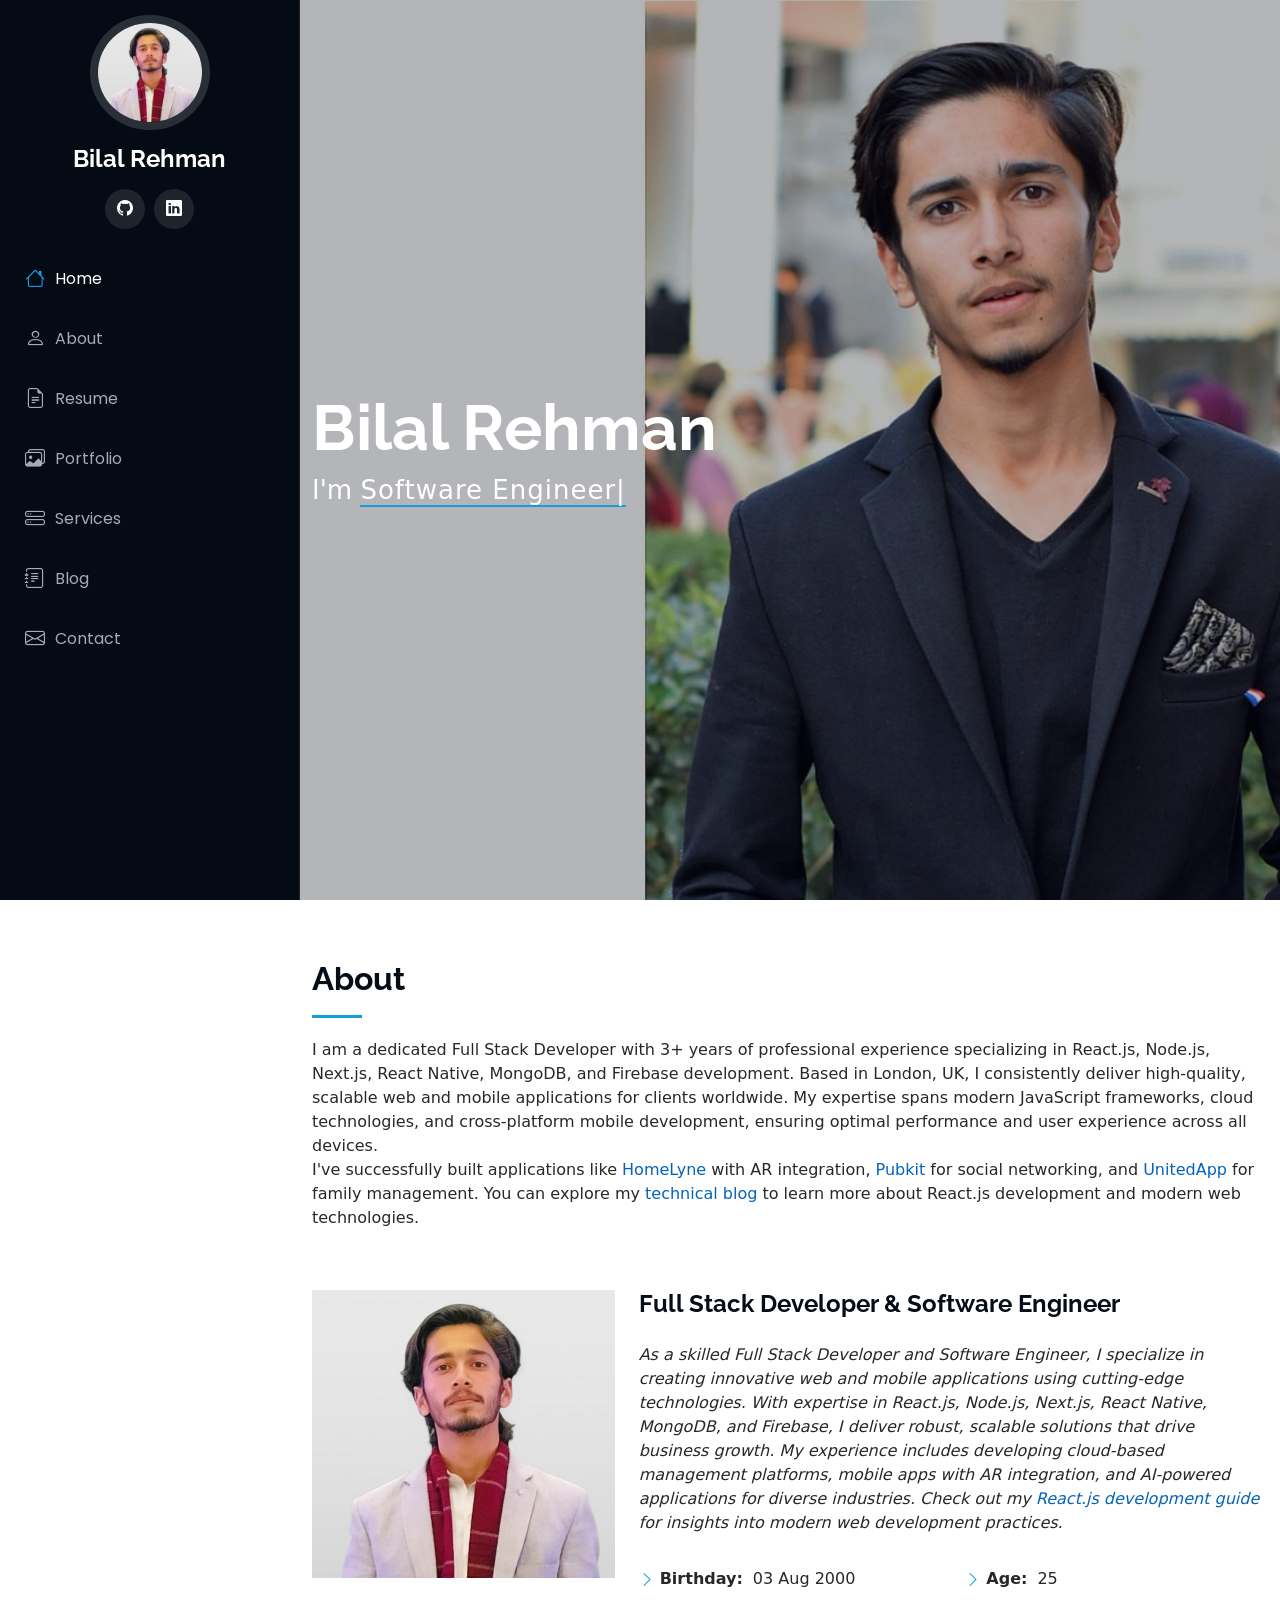
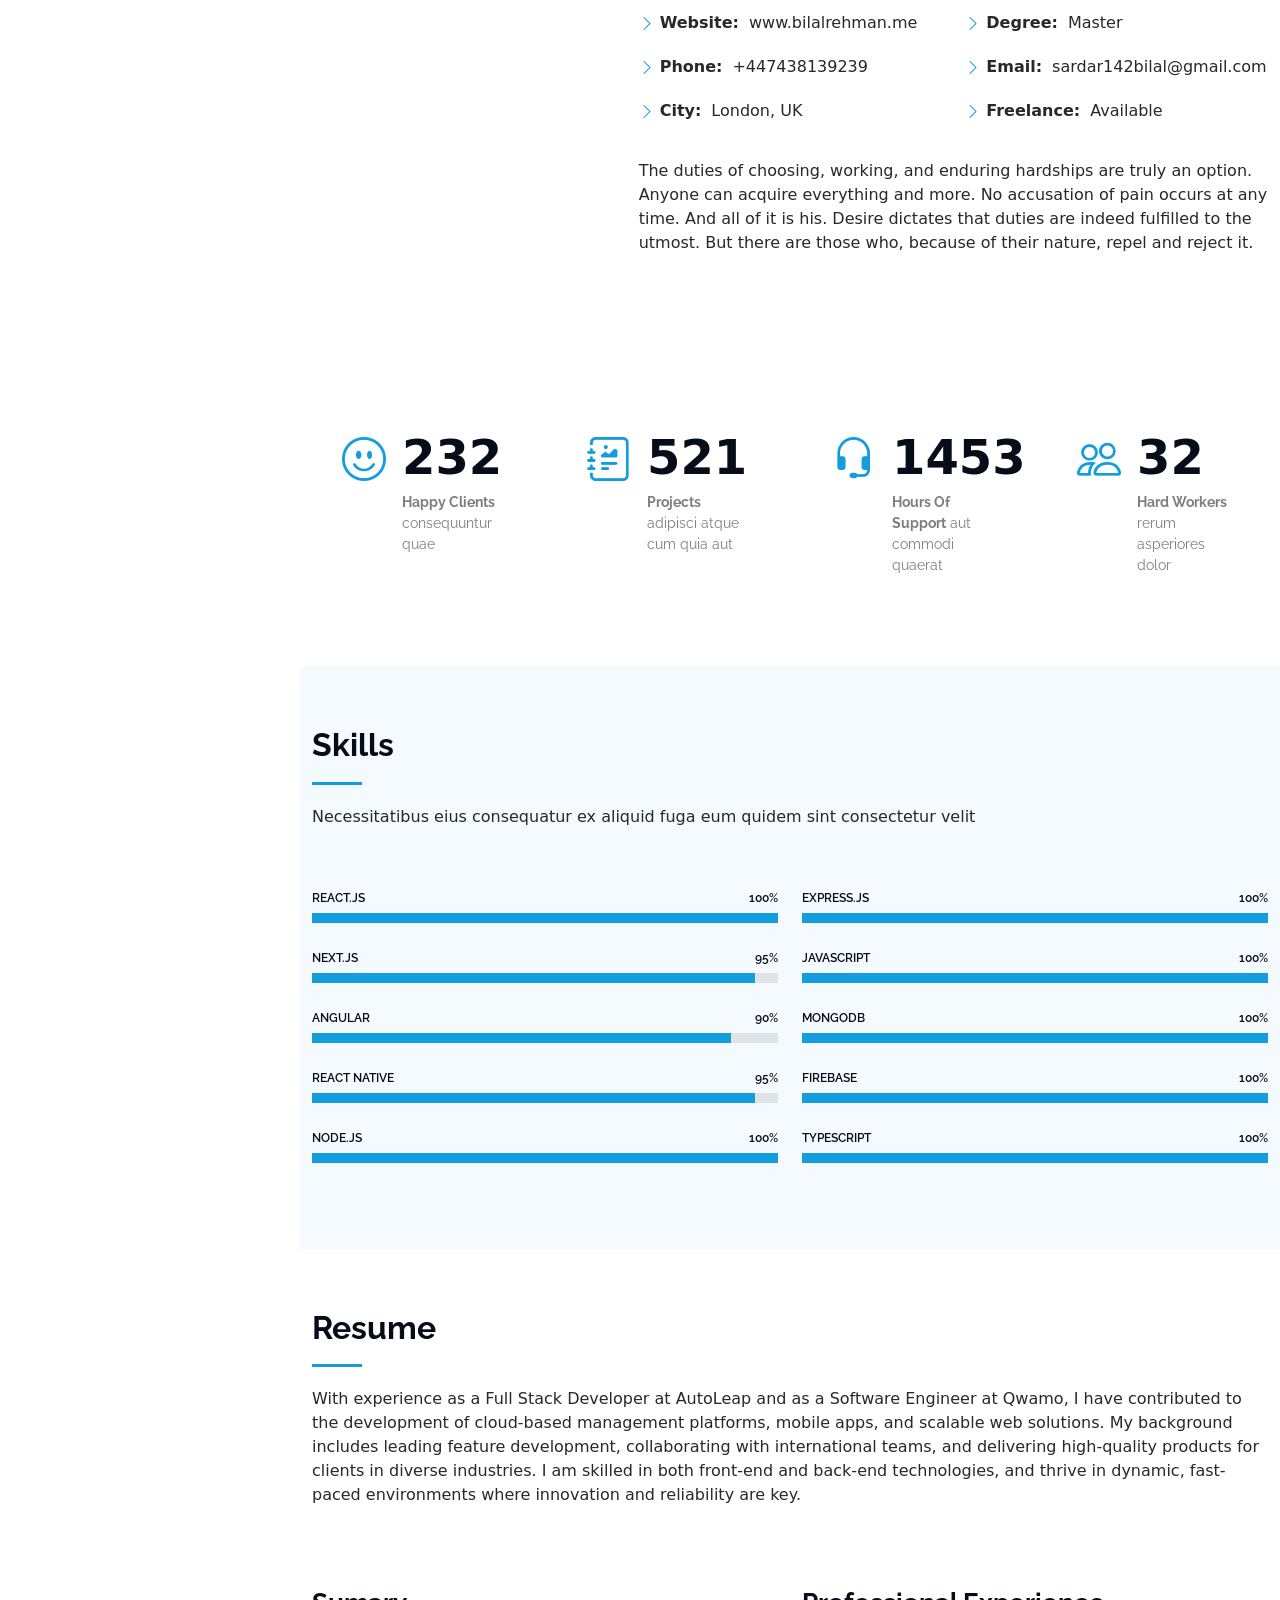
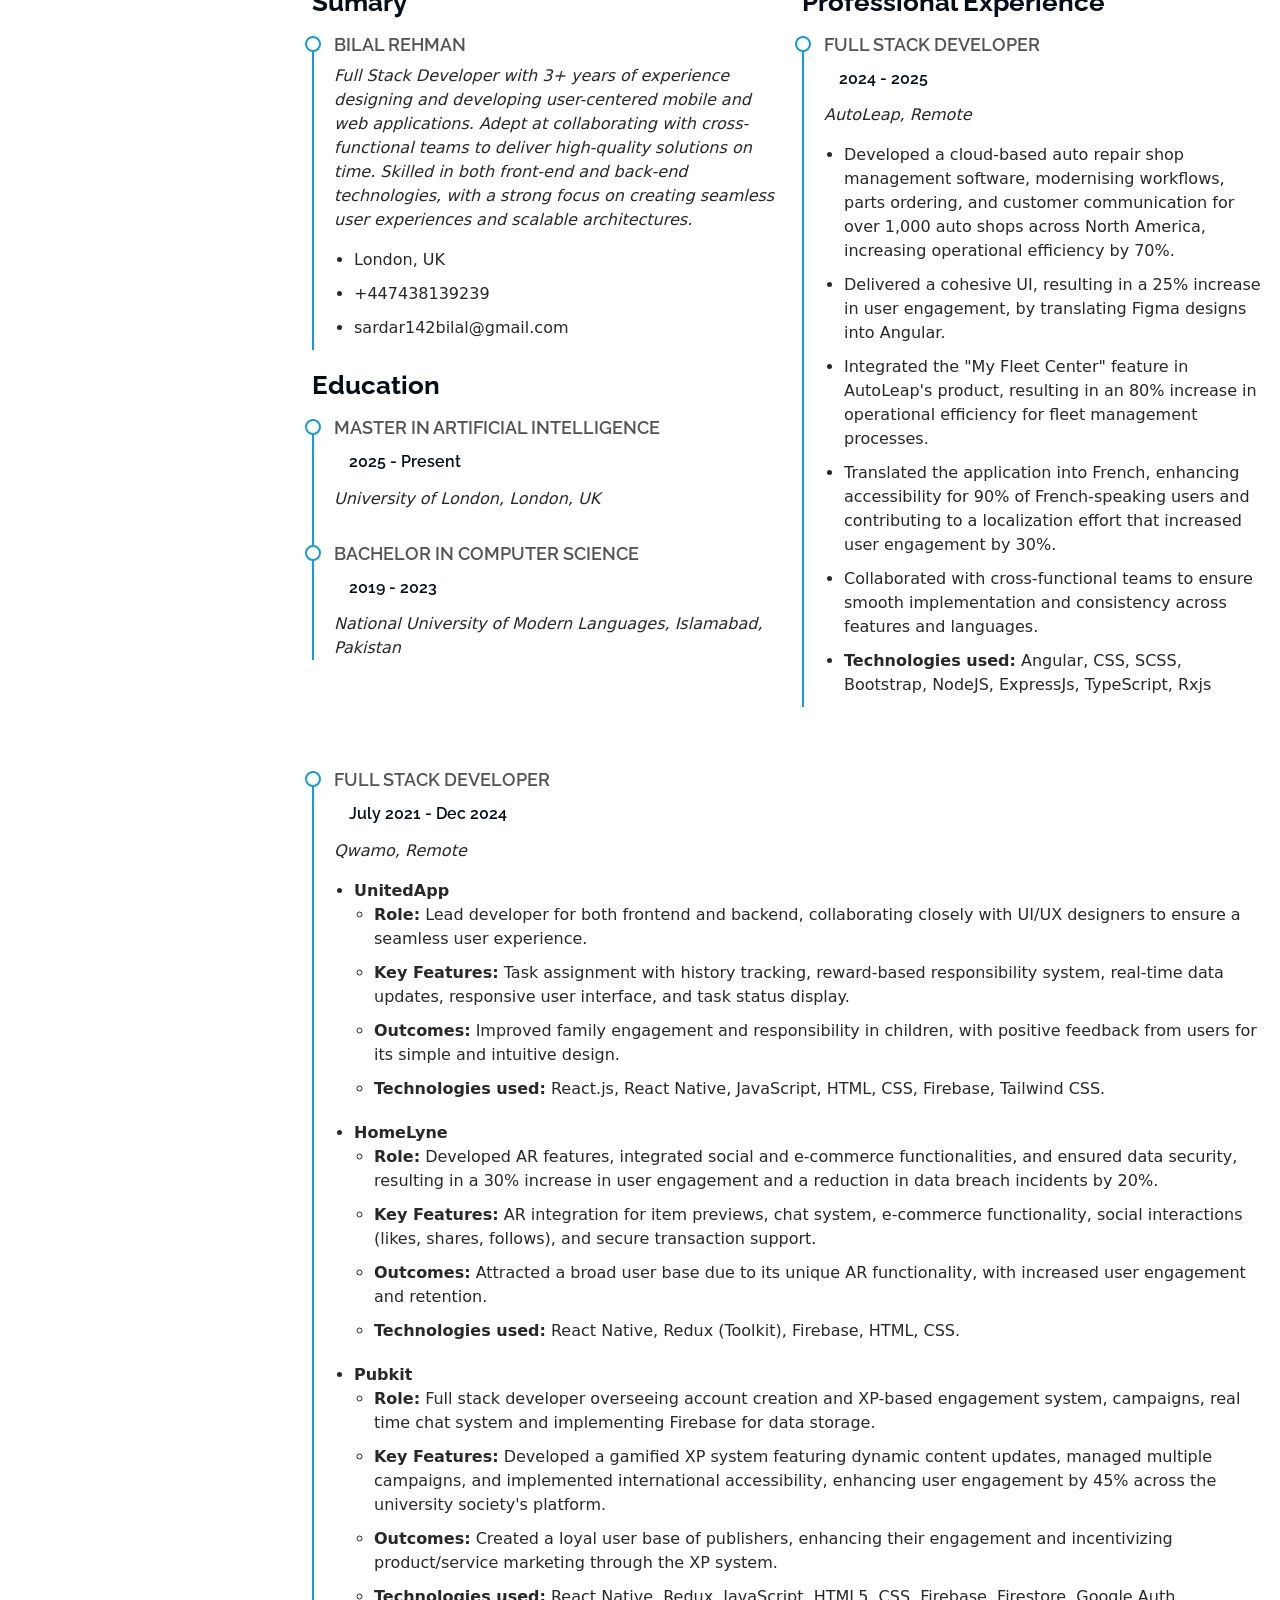
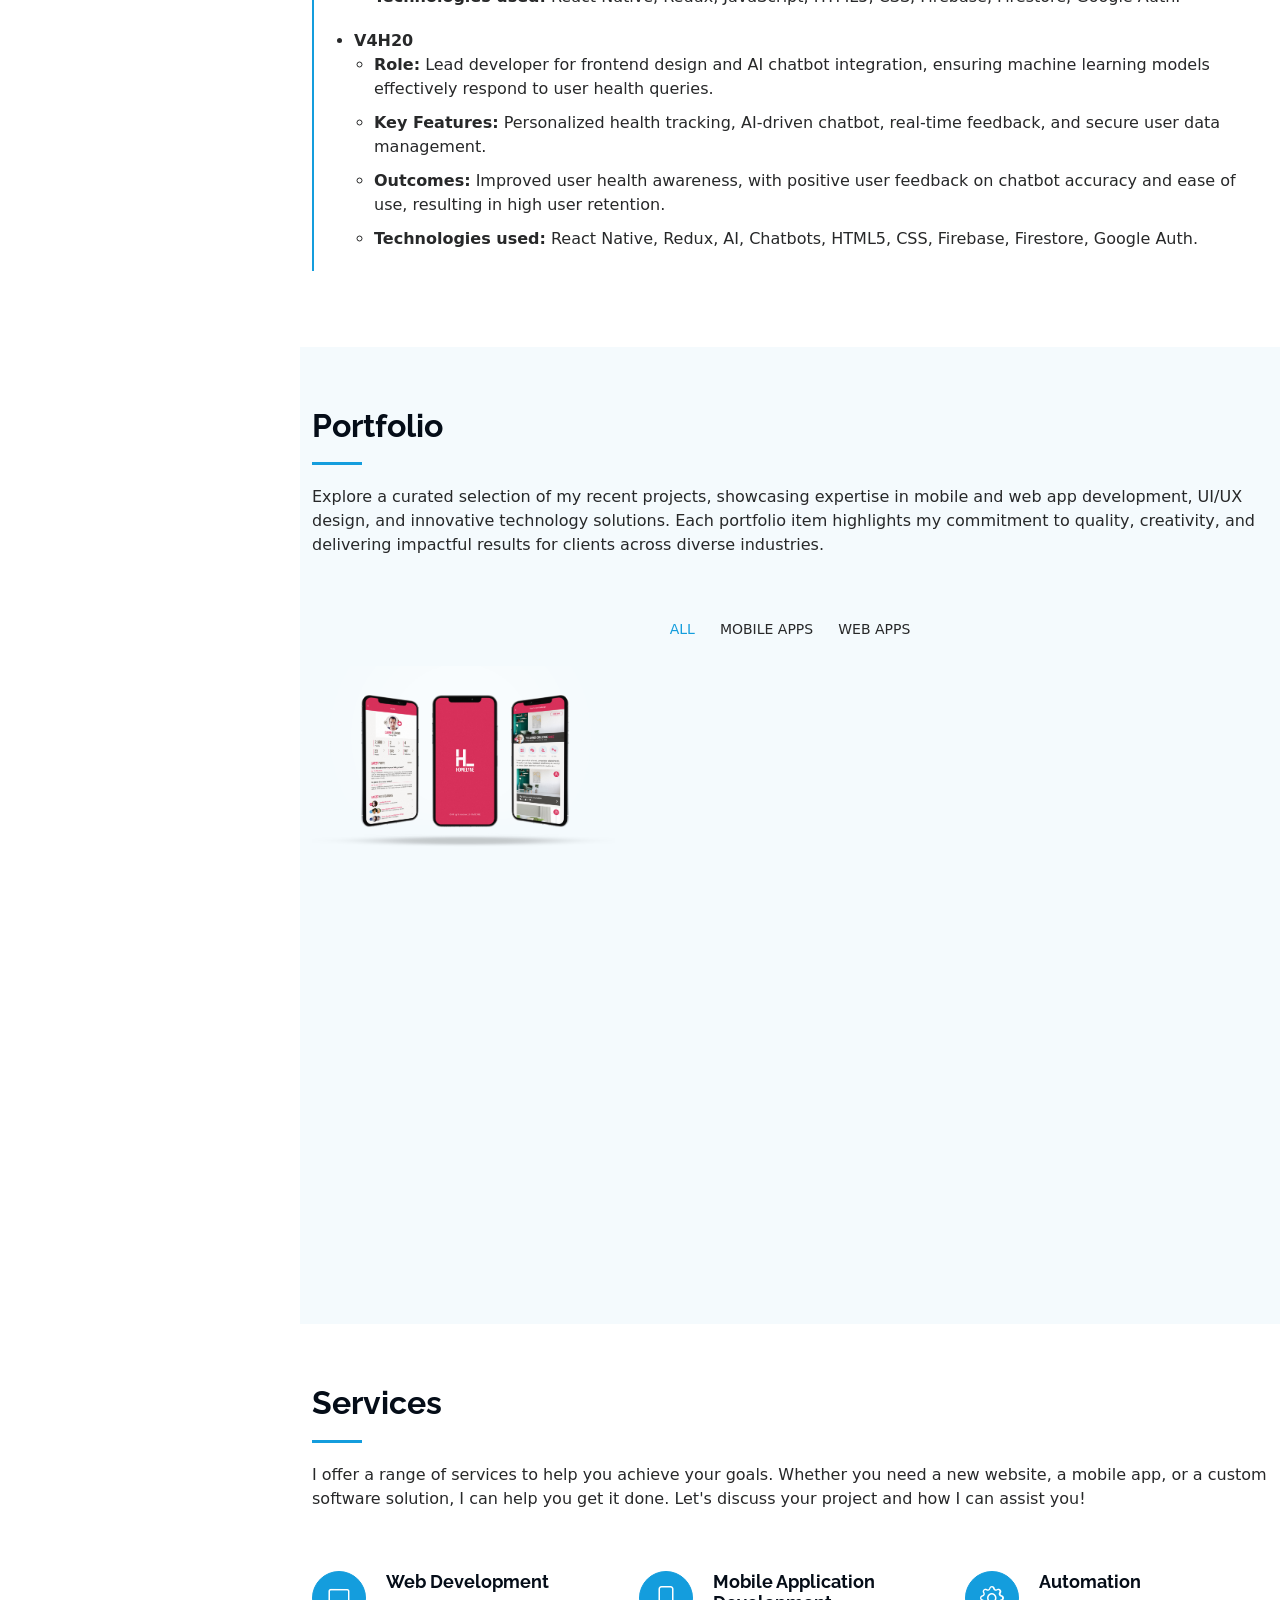
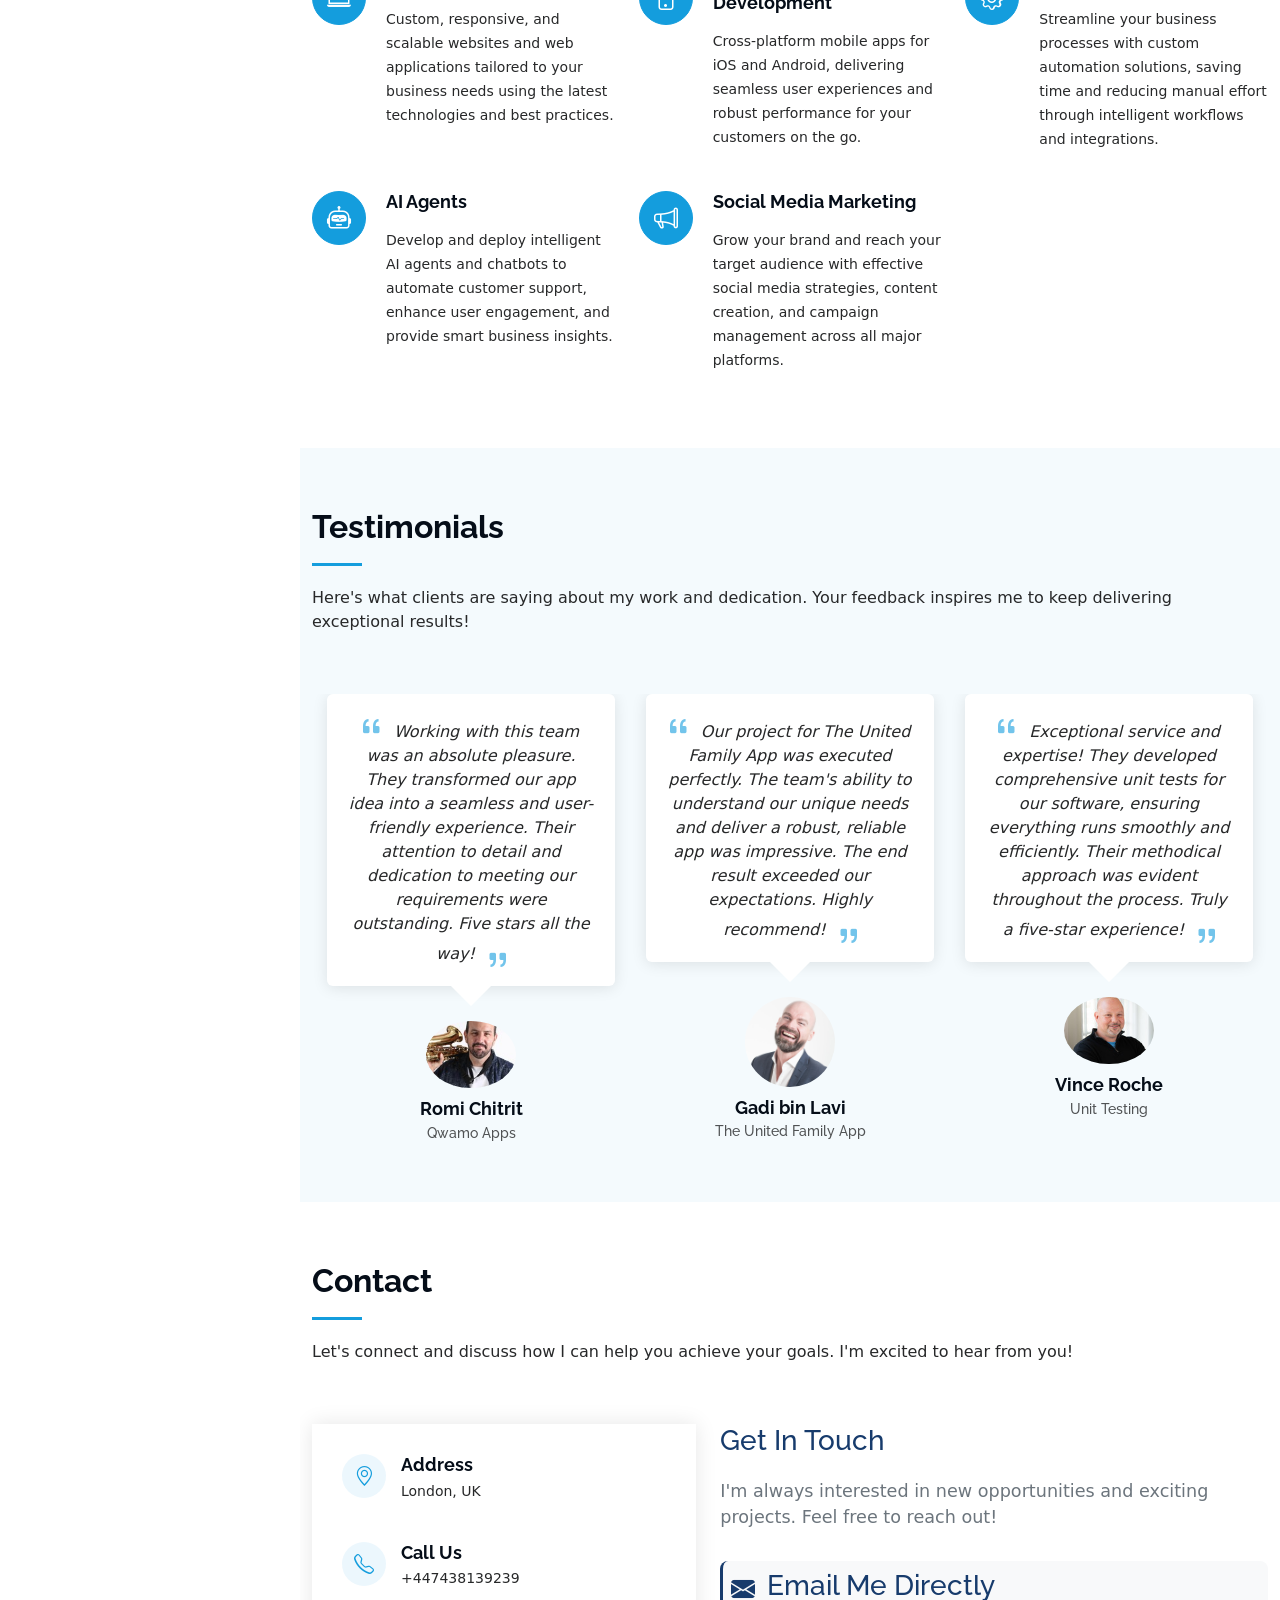
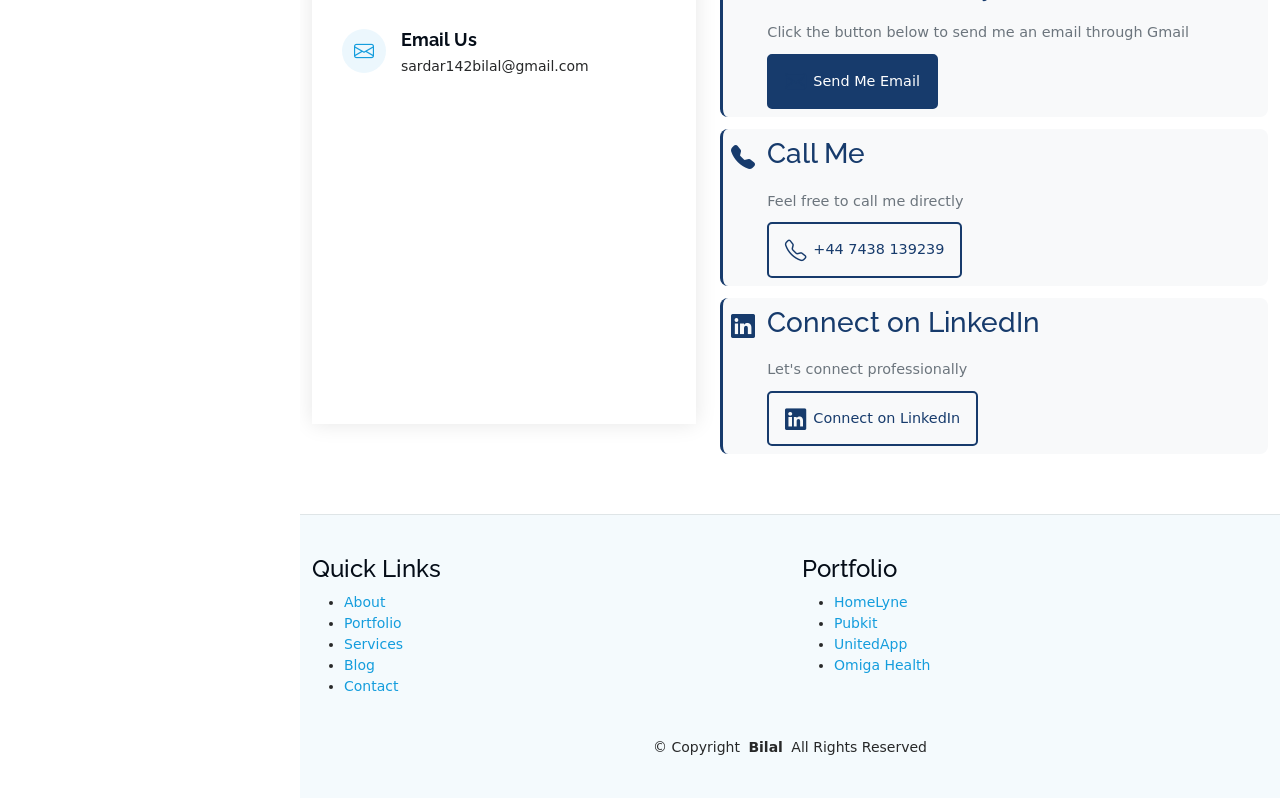
<file: index.html>
<!DOCTYPE html>
<html lang="en">

<head>
  <meta charset="utf-8">
  <meta content="width=device-width, initial-scale=1.0" name="viewport">
  <title>Bilal Rehman - Full Stack Developer & Software Engineer | React.js, Node.js, React Native Expert</title>
  <meta
    content="Experienced Full Stack Developer with 3+ years expertise in React.js, Node.js, Next.js, React Native, MongoDB, Firebase. Available for freelance projects. Based in London, UK."
    name="description">
  <meta
    content="Full Stack Developer, Software Engineer, React.js Developer, Node.js Developer, React Native Developer, MongoDB Expert, Firebase Developer, Web Development, Mobile App Development, London Developer, Freelance Developer, Portfolio"
    name="keywords">

  <!-- Open Graph / Facebook -->
  <meta property="og:type" content="website">
  <meta property="og:url" content="https://bilalrehman.me/">
  <meta property="og:title" content="Bilal Rehman - Full Stack Developer & Software Engineer">
  <meta property="og:description"
    content="Experienced Full Stack Developer with 3+ years expertise in React.js, Node.js, Next.js, React Native, MongoDB, Firebase. Available for freelance projects.">
  <meta property="og:image" content="https://bilalrehman.me/assets/img/my-profile-img.jpg">

  <!-- Twitter -->
  <meta property="twitter:card" content="summary_large_image">
  <meta property="twitter:url" content="https://bilalrehman.me/">
  <meta property="twitter:title" content="Bilal Rehman - Full Stack Developer & Software Engineer">
  <meta property="twitter:description"
    content="Experienced Full Stack Developer with 3+ years expertise in React.js, Node.js, Next.js, React Native, MongoDB, Firebase. Available for freelance projects.">
  <meta property="twitter:image" content="https://bilalrehman.me/assets/img/my-profile-img.jpg">

  <!-- Additional SEO Meta Tags -->
  <meta name="author" content="Bilal Rehman">
  <meta name="robots" content="index, follow">
  <meta name="googlebot" content="index, follow">
  <meta name="language" content="English">
  <meta name="revisit-after" content="7 days">
  <meta name="distribution" content="global">
  <meta name="rating" content="general">
  <meta name="geo.region" content="GB-LND">
  <meta name="geo.placename" content="London">
  <meta name="geo.position" content="51.5074;-0.1278">
  <meta name="ICBM" content="51.5074, -0.1278">

  <!-- Canonical URL -->
  <link rel="canonical" href="https://bilalrehman.me/">

  <!-- Favicons -->
  <link href="assets/img/favicon.png" rel="icon">
  <link href="assets/img/apple-touch-icon.png" rel="apple-touch-icon">

  <!-- Preload critical resources -->
  <link rel="preload" href="assets/img/hero-bg.jpg" as="image">
  <link rel="preload" href="assets/img/my-profile-img.jpg" as="image">

  <!-- Resource Hints -->
  <link rel="dns-prefetch" href="//fonts.googleapis.com">
  <link rel="dns-prefetch" href="//fonts.gstatic.com">
  <link rel="dns-prefetch" href="//www.googletagmanager.com">
  <!-- Preload critical fonts -->
  <link rel="preload"
    href="https://fonts.googleapis.com/css2?family=Raleway:wght@400;700&family=Poppins:wght@400;600&display=swap"
    as="style" onload="this.onload=null;this.rel='stylesheet'">
  <noscript>
    <link href="https://fonts.googleapis.com/css2?family=Raleway:wght@400;700&family=Poppins:wght@400;600&display=swap"
      rel="stylesheet">
  </noscript>


  <!-- Vendor CSS Files -->
  <link href="assets/vendor/bootstrap/css/bootstrap.min.css" rel="stylesheet">
  <link href="assets/vendor/bootstrap-icons/bootstrap-icons.css" rel="stylesheet">
  <link href="assets/vendor/aos/aos.css" rel="stylesheet">
  <link href="assets/vendor/glightbox/css/glightbox.min.css" rel="stylesheet">
  <link href="assets/vendor/swiper/swiper-bundle.min.css" rel="stylesheet">

  <!-- Main CSS File -->
  <link href="assets/css/main.css" rel="stylesheet">

  <!-- JSON-LD Structured Data -->
  <script type="application/ld+json">
  {
    "@context": "https://schema.org",
    "@type": "Person",
    "name": "Bilal Rehman",
    "jobTitle": "Full Stack Developer",
    "description": "Experienced Full Stack Developer with 3+ years expertise in React.js, Node.js, Next.js, React Native, MongoDB, Firebase",
    "url": "https://bilalrehman.me",
    "image": "https://bilalrehman.me/assets/img/my-profile-img.jpg",
    "sameAs": [
      "https://github.com/SardarBilal421",
      "https://www.linkedin.com/in/bilal142/"
    ],
    "address": {
      "@type": "PostalAddress",
      "addressLocality": "London",
      "addressCountry": "UK"
    },
    "email": "sardar142bilal@gmail.com",
    "telephone": "+447438139239",
    "knowsAbout": [
      "React.js",
      "Node.js",
      "Next.js",
      "React Native",
      "MongoDB",
      "Firebase",
      "JavaScript",
      "TypeScript",
      "Angular",
      "Express.js",
      "Web Development",
      "Mobile App Development",
      "Full Stack Development"
    ],
    "hasOccupation": {
      "@type": "Occupation",
      "name": "Full Stack Developer",
      "description": "Develops web and mobile applications using modern technologies"
    },
    "alumniOf": {
      "@type": "EducationalOrganization",
      "name": "University of London"
    }
  }
  </script>

  <!-- Google tag (gtag.js) -->
  <script async src="https://www.googletagmanager.com/gtag/js?id=G-BLZJSQ9806"></script>
  <script>
    window.dataLayer = window.dataLayer || [];
    function gtag() { dataLayer.push(arguments); }
    gtag('js', new Date());
    gtag('config', 'G-BLZJSQ9806');
  </script>

  <!-- =======================================================
  * Template Name: iPortfolio
  * Template URL: https://bootstrapmade.com/iportfolio-bootstrap-portfolio-websites-template/
  * Updated: Jun 29 2024 with Bootstrap v5.3.3
  * Author: BootstrapMade.com
  * License: https://bootstrapmade.com/license/
  ======================================================== -->
</head>

<body class="index-page">

  <header id="header" class="header dark-background d-flex flex-column">
    <i class="header-toggle d-xl-none bi bi-list"></i>

    <div class="profile-img">
      <img src="assets/img/my-profile-img.jpg" alt="" class="img-fluid rounded-circle">
    </div>

    <a href="index.html" class="logo d-flex align-items-center justify-content-center">
      <!-- Uncomment the line below if you also wish to use an image logo -->
      <!-- <img src="assets/img/logo.png" alt=""> -->
      <h1 class="sitename">Bilal Rehman</h1>
    </a>

    <div class="social-links text-center">
      <!-- <a href="#" class="twitter"><i class="bi bi-twitter-x"></i></a> -->
      <!-- <a href="#" class="facebook"><i class="bi bi-facebook"></i></a> -->
      <a href="https://github.com/SardarBilal421" class="github"><i class="bi bi-github"></i></a>
      <!-- <a href="#" class="instagram"><i class="bi bi-instagram"></i></a> -->
      <!-- <a href="#" class="google-plus"><i class="bi bi-skype"></i></a> -->
      <a href="https://www.linkedin.com/in/bilal142/" class="linkedin"><i class="bi bi-linkedin"></i></a>
    </div>

    <nav id="navmenu" class="navmenu">
      <ul>
        <li><a href="#hero" class="active"><i class="bi bi-house navicon"></i>Home</a></li>
        <li><a href="#about"><i class="bi bi-person navicon"></i> About</a></li>
        <li><a href="#resume"><i class="bi bi-file-earmark-text navicon"></i> Resume</a></li>
        <li><a href="#portfolio"><i class="bi bi-images navicon"></i> Portfolio</a></li>
        <li><a href="#services"><i class="bi bi-hdd-stack navicon"></i> Services</a></li>
        <li><a href="blog/index.html"><i class="bi bi-journal-text navicon"></i> Blog</a></li>
        <li><a href="#contact"><i class="bi bi-envelope navicon"></i> Contact</a></li>
      </ul>
    </nav>

  </header>

  <main class="main">

    <!-- Hero Section -->
    <section id="hero" class="hero section dark-background">

      <img src="assets/img/hero-bg.jpg" alt="Bilal Rehman - Full Stack Developer Portfolio Background"
        data-aos="fade-in" class="" loading="lazy" decoding="async">

      <div class="container" data-aos="fade-up" data-aos-delay="100">
        <h2>Bilal Rehman</h2>
        <p>I'm <span class="typed" data-typed-items="Software Engineer,Full Stack Developer, Freelancer">Software
            Engineer</span><span class="typed-cursor typed-cursor--blink" aria-hidden="true"></span><span
            class="typed-cursor typed-cursor--blink" aria-hidden="true"></span></p>
      </div>

    </section><!-- /Hero Section -->

    <!-- About Section -->
    <section id="about" class="about section">

      <!-- Section Title -->
      <div class="container section-title" data-aos="fade-up">
        <h2>About</h2>
        <p>I am a dedicated Full Stack Developer with 3+ years of professional experience specializing in React.js,
          Node.js, Next.js, React Native, MongoDB, and Firebase development. Based in London, UK, I consistently deliver
          high-quality, scalable web and mobile applications for clients worldwide. My expertise spans modern JavaScript
          frameworks, cloud technologies, and cross-platform mobile development, ensuring optimal performance and user
          experience across all devices.</p>

        <p>I've successfully built applications like <a href="portfolio-details.html?id=homelyne"
            style="color: #0563bb; text-decoration: none;">HomeLyne</a> with AR integration, <a
            href="portfolio-details.html?id=pubkit" style="color: #0563bb; text-decoration: none;">Pubkit</a> for social
          networking, and <a href="portfolio-details.html?id=unitedapp"
            style="color: #0563bb; text-decoration: none;">UnitedApp</a> for family management. You can explore my <a
            href="blog/index.html" style="color: #0563bb; text-decoration: none;">technical blog</a> to learn more about
          React.js development and modern web technologies.</p>
      </div><!-- End Section Title -->

      <div class="container" data-aos="fade-up" data-aos-delay="100">

        <div class="row gy-4 justify-content-center">
          <div class="col-lg-4">
            <img src="assets/img/my-profile-img.jpg" class="img-fluid"
              alt="Bilal Rehman - Full Stack Developer and Software Engineer based in London, UK" loading="lazy"
              decoding="async">
          </div>
          <div class="col-lg-8 content">
            <h2>Full Stack Developer &amp; Software Engineer</h2>
            <p class="fst-italic py-3">
              As a skilled Full Stack Developer and Software Engineer, I specialize in creating innovative web and
              mobile applications using cutting-edge technologies. With expertise in React.js, Node.js, Next.js, React
              Native, MongoDB, and Firebase, I deliver robust, scalable solutions that drive business growth. My
              experience includes developing cloud-based management platforms, mobile apps with AR integration, and
              AI-powered applications for diverse industries. Check out my <a
                href="blog/react-js-development-guide.html" style="color: #0563bb; text-decoration: none;">React.js
                development guide</a> for insights into modern web development practices.
            </p>
            <div class="row">
              <div class="col-lg-6">
                <ul>
                  <li><i class="bi bi-chevron-right"></i> <strong>Birthday:</strong> <span>03 Aug 2000</span></li>
                  <li><i class="bi bi-chevron-right"></i> <strong>Website:</strong> <span>www.bilalrehman.me</span></li>
                  <li><i class="bi bi-chevron-right"></i> <strong>Phone:</strong> <span>+447438139239</span></li>
                  <li><i class="bi bi-chevron-right"></i> <strong>City:</strong> <span>London, UK</span></li>
                </ul>
              </div>
              <div class="col-lg-6">
                <ul>
                  <li><i class="bi bi-chevron-right"></i> <strong>Age:</strong> <span>25</span></li>
                  <li><i class="bi bi-chevron-right"></i> <strong>Degree:</strong> <span>Master</span></li>
                  <li><i class="bi bi-chevron-right"></i> <strong>Email:</strong> <span>sardar142bilal@gmail.com</span>
                  </li>
                  <li><i class="bi bi-chevron-right"></i> <strong>Freelance:</strong> <span>Available</span></li>
                </ul>
              </div>
            </div>
            <p class="py-3">
              The duties of choosing, working, and enduring hardships are truly an option. Anyone can acquire everything
              and more. No accusation of pain occurs at any time. And all of it is his.
              Desire dictates that duties are indeed fulfilled to the utmost. But there are those who, because of their
              nature, repel and reject it.
            </p>
          </div>
        </div>

      </div>

    </section><!-- /About Section -->

    <!-- Stats Section -->
    <section id="stats" class="stats section">

      <div class="container" data-aos="fade-up" data-aos-delay="100">

        <div class="row gy-4">

          <div class="col-lg-3 col-md-6">
            <div class="stats-item">
              <i class="bi bi-emoji-smile"></i>
              <span data-purecounter-start="0" data-purecounter-end="232" data-purecounter-duration="1"
                class="purecounter"></span>
              <p><strong>Happy Clients</strong> <span>consequuntur quae</span></p>
            </div>
          </div><!-- End Stats Item -->

          <div class="col-lg-3 col-md-6">
            <div class="stats-item">
              <i class="bi bi-journal-richtext"></i>
              <span data-purecounter-start="0" data-purecounter-end="521" data-purecounter-duration="1"
                class="purecounter"></span>
              <p><strong>Projects</strong> <span>adipisci atque cum quia aut</span></p>
            </div>
          </div><!-- End Stats Item -->

          <div class="col-lg-3 col-md-6">
            <div class="stats-item">
              <i class="bi bi-headset"></i>
              <span data-purecounter-start="0" data-purecounter-end="1453" data-purecounter-duration="1"
                class="purecounter"></span>
              <p><strong>Hours Of Support</strong> <span>aut commodi quaerat</span></p>
            </div>
          </div><!-- End Stats Item -->

          <div class="col-lg-3 col-md-6">
            <div class="stats-item">
              <i class="bi bi-people"></i>
              <span data-purecounter-start="0" data-purecounter-end="32" data-purecounter-duration="1"
                class="purecounter"></span>
              <p><strong>Hard Workers</strong> <span>rerum asperiores dolor</span></p>
            </div>
          </div><!-- End Stats Item -->

        </div>

      </div>

    </section><!-- /Stats Section -->

    <!-- Skills Section -->
    <section id="skills" class="skills section light-background">

      <!-- Section Title -->
      <div class="container section-title" data-aos="fade-up">
        <h2>Skills</h2>
        <p>Necessitatibus eius consequatur ex aliquid fuga eum quidem sint consectetur velit</p>
      </div><!-- End Section Title -->

      <div class="container" data-aos="fade-up" data-aos-delay="100">

        <div class="row skills-content skills-animation">

          <div class="col-lg-6">

            <div class="progress">
              <span class="skill"><span>React.js</span> <i class="val">100%</i></span>
              <div class="progress-bar-wrap">
                <div class="progress-bar" role="progressbar" aria-valuenow="100" aria-valuemin="0" aria-valuemax="100"
                  aria-label="React.js skill level: 100%">
                </div>
              </div>
            </div><!-- End Skills Item -->

            <div class="progress">
              <span class="skill"><span>Next.js</span> <i class="val">95%</i></span>
              <div class="progress-bar-wrap">
                <div class="progress-bar" role="progressbar" aria-valuenow="95" aria-valuemin="0" aria-valuemax="100"
                  aria-label="Next.js skill level: 95%">
                </div>
              </div>
            </div><!-- End Skills Item -->

            <div class="progress">
              <span class="skill"><span>Angular</span> <i class="val">90%</i></span>
              <div class="progress-bar-wrap">
                <div class="progress-bar" role="progressbar" aria-valuenow="90" aria-valuemin="0" aria-valuemax="100"
                  aria-label="Angular skill level: 90%">
                </div>
              </div>
            </div><!-- End Skills Item -->

            <div class="progress">
              <span class="skill"><span>React Native</span> <i class="val">95%</i></span>
              <div class="progress-bar-wrap">
                <div class="progress-bar" role="progressbar" aria-valuenow="95" aria-valuemin="0" aria-valuemax="100"
                  aria-label="React Native skill level: 95%">
                </div>
              </div>
            </div><!-- End Skills Item -->

            <div class="progress">
              <span class="skill"><span>Node.js</span> <i class="val">100%</i></span>
              <div class="progress-bar-wrap">
                <div class="progress-bar" role="progressbar" aria-valuenow="100" aria-valuemin="0" aria-valuemax="100"
                  aria-label="Node.js skill level: 100%">
                </div>
              </div>
            </div><!-- End Skills Item -->



          </div>

          <div class="col-lg-6">

            <div class="progress">
              <span class="skill"><span>Express.js</span> <i class="val">100%</i></span>
              <div class="progress-bar-wrap">
                <div class="progress-bar" role="progressbar" aria-valuenow="100" aria-valuemin="0" aria-valuemax="100"
                  aria-label="Express.js skill level: 100%">
                </div>
              </div>
            </div><!-- End Skills Item -->

            <div class="progress">
              <span class="skill"><span>JavaScript</span> <i class="val">100%</i></span>
              <div class="progress-bar-wrap">
                <div class="progress-bar" role="progressbar" aria-valuenow="100" aria-valuemin="0" aria-valuemax="100"
                  aria-label="JavaScript skill level: 100%">
                </div>
              </div>
            </div><!-- End Skills Item -->


            <div class="progress">
              <span class="skill"><span>MongoDB</span> <i class="val">100%</i></span>
              <div class="progress-bar-wrap">
                <div class="progress-bar" role="progressbar" aria-valuenow="100" aria-valuemin="0" aria-valuemax="100"
                  aria-label="MongoDB skill level: 100%">
                </div>
              </div>
            </div><!-- End Skills Item -->

            <div class="progress">
              <span class="skill"><span>Firebase</span> <i class="val">100%</i></span>
              <div class="progress-bar-wrap">
                <div class="progress-bar" role="progressbar" aria-valuenow="100" aria-valuemin="0" aria-valuemax="100"
                  aria-label="Firebase skill level: 100%">
                </div>
              </div>
            </div><!-- End Skills Item -->

            <div class="progress">
              <span class="skill"><span>TypeScript</span> <i class="val">100%</i></span>
              <div class="progress-bar-wrap">
                <div class="progress-bar" role="progressbar" aria-valuenow="100" aria-valuemin="0" aria-valuemax="100"
                  aria-label="TypeScript skill level: 100%">
                </div>
              </div>
            </div><!-- End Skills Item -->

          </div>

        </div>

      </div>

    </section><!-- /Skills Section -->

    <!-- Resume Section -->
    <section id="resume" class="resume section">

      <!-- Section Title -->
      <div class="container section-title" data-aos="fade-up">
        <h2>Resume</h2>
        <p>With experience as a Full Stack Developer at AutoLeap and as a Software Engineer at Qwamo, I have contributed
          to the development of cloud-based management platforms, mobile apps, and scalable web solutions. My background
          includes leading feature development, collaborating with international teams, and delivering high-quality
          products for clients in diverse industries. I am skilled in both front-end and back-end technologies, and
          thrive in dynamic, fast-paced environments where innovation and reliability are key.</p>
      </div><!-- End Section Title -->

      <div class="container">

        <div class="row">

          <div class="col-lg-6" data-aos="fade-up" data-aos-delay="100">
            <h3 class="resume-title">Sumary</h3>

            <div class="resume-item pb-0">
              <h4>Bilal Rehman</h3>
                <p> <em>Full Stack Developer with 3+ years of experience designing and developing user-centered mobile
                    and
                    web applications. Adept at collaborating with cross-functional teams to deliver high-quality
                    solutions on time. Skilled in both front-end and back-end technologies, with a strong focus on
                    creating seamless user experiences and scalable architectures.</em></p>
                <ul>
                  <li>London, UK</li>
                  <li>+447438139239</li>
                  <li>sardar142bilal@gmail.com</li>
                </ul>
            </div><!-- Edn Resume Item -->

            <h3 class="resume-title">Education</h3>
            <div class="resume-item">
              <h4>Master in Artificial Intelligence</h3>
                <h5>2025 - Present</h5>
                <p><em>University of London, London, UK</em></p>
                <!-- <p>Qui deserunt veniam. Et sed aliquam labore tempore sed quisquam iusto autem sit. Ea vero voluptatum qui
                ut dignissimos deleniti nerada porti sand markend</p> -->
            </div><!-- Edn Resume Item -->

            <div class="resume-item">
              <h4>Bachelor in Computer Science</h3>
                <h5>2019 - 2023</h5>
                <p><em>National University of Modern Languages, Islamabad, Pakistan</em></p>
                <!-- <p>Quia nobis sequi est occaecati aut. Repudiandae et iusto quae reiciendis et quis Eius vel ratione eius
                unde vitae rerum voluptates asperiores voluptatem Earum molestiae consequatur neque etlon sader mart
                dila</p> -->
            </div><!-- Edn Resume Item -->

          </div>

          <div class="col-lg-6" data-aos="fade-up" data-aos-delay="200">
            <h3 class="resume-title">Professional Experience</h3>
            <div class="resume-item">
              <h4>Full Stack Developer</h3>
                <h5>2024 - 2025</h5>
                <p><em>AutoLeap, Remote</em></p>
                <ul>
                  <li>Developed a cloud-based auto repair shop management software, modernising workflows, parts
                    ordering,
                    and customer communication for over 1,000 auto shops across North America, increasing operational
                    efficiency by 70%.</li>
                  <li>Delivered a cohesive UI, resulting in a 25% increase in user engagement, by translating Figma
                    designs into Angular.</li>
                  <li>Integrated the "My Fleet Center" feature in AutoLeap's product, resulting in an 80% increase in
                    operational efficiency for fleet management processes.</li>
                  <li>Translated the application into French, enhancing accessibility for 90% of French-speaking users
                    and
                    contributing to a localization effort that increased user engagement by 30%.</li>
                  <li>Collaborated with cross-functional teams to ensure smooth implementation and consistency across
                    features and languages.</li>
                  <li><strong>Technologies used:</strong> Angular, CSS, SCSS, Bootstrap, NodeJS, ExpressJs, TypeScript,
                    Rxjs</li>
                </ul>
            </div><!-- Edn Resume Item -->


          </div>

        </div>
        <div class="resume-item mt-5">
          <h4>Full Stack Developer</h3>
            <h5>July 2021 - Dec 2024</h5>
            <p><em>Qwamo, Remote</em></p>
            <ul>
              <li>
                <strong>UnitedApp</strong>
                <ul>
                  <li><strong>Role:</strong> Lead developer for both frontend and backend, collaborating closely with
                    UI/UX designers to ensure a seamless user experience.</li>
                  <li><strong>Key Features:</strong> Task assignment with history tracking, reward-based
                    responsibility system, real-time data updates, responsive user interface, and task status display.
                  </li>
                  <li><strong>Outcomes:</strong> Improved family engagement and responsibility in children, with
                    positive feedback from users for its simple and intuitive design.</li>
                  <li><strong>Technologies used:</strong> React.js, React Native, JavaScript, HTML, CSS, Firebase,
                    Tailwind CSS.</li>
                </ul>
              </li>
              <li>
                <strong>HomeLyne</strong>
                <ul>
                  <li><strong>Role:</strong> Developed AR features, integrated social and e-commerce functionalities,
                    and ensured data security, resulting in a 30% increase in user engagement and a reduction in data
                    breach incidents by 20%.</li>
                  <li><strong>Key Features:</strong> AR integration for item previews, chat system, e-commerce
                    functionality, social interactions (likes, shares, follows), and secure transaction support.</li>
                  <li><strong>Outcomes:</strong> Attracted a broad user base due to its unique AR functionality, with
                    increased user engagement and retention.</li>
                  <li><strong>Technologies used:</strong> React Native, Redux (Toolkit), Firebase, HTML, CSS.</li>
                </ul>
              </li>
              <li>
                <strong>Pubkit</strong>
                <ul>
                  <li><strong>Role:</strong> Full stack developer overseeing account creation and XP-based engagement
                    system, campaigns, real time chat system and implementing Firebase for data storage.</li>
                  <li><strong>Key Features:</strong> Developed a gamified XP system featuring dynamic content updates,
                    managed multiple campaigns, and implemented international accessibility, enhancing user engagement
                    by 45% across the university society's platform.</li>
                  <li><strong>Outcomes:</strong> Created a loyal user base of publishers, enhancing their engagement
                    and incentivizing product/service marketing through the XP system.</li>
                  <li><strong>Technologies used:</strong> React Native, Redux, JavaScript, HTML5, CSS, Firebase,
                    Firestore, Google Auth.</li>
                </ul>
              </li>
              <li>
                <strong>V4H20</strong>
                <ul>
                  <li><strong>Role:</strong> Lead developer for frontend design and AI chatbot integration, ensuring
                    machine learning models effectively respond to user health queries.</li>
                  <li><strong>Key Features:</strong> Personalized health tracking, AI-driven chatbot, real-time
                    feedback, and secure user data management.</li>
                  <li><strong>Outcomes:</strong> Improved user health awareness, with positive user feedback on
                    chatbot accuracy and ease of use, resulting in high user retention.</li>
                  <li><strong>Technologies used:</strong> React Native, Redux, AI, Chatbots, HTML5, CSS, Firebase,
                    Firestore, Google Auth.</li>
                </ul>
              </li>
            </ul>
        </div><!-- Edn Resume Item -->

      </div>

    </section><!-- /Resume Section -->

    <!-- Portfolio Section -->
    <section id="portfolio" class="portfolio section light-background">

      <!-- Section Title -->
      <div class="container section-title" data-aos="fade-up">
        <h2>Portfolio</h2>
        <p>Explore a curated selection of my recent projects, showcasing expertise in mobile and web app development,
          UI/UX design, and innovative technology solutions. Each portfolio item highlights my commitment to quality,
          creativity, and delivering impactful results for clients across diverse industries.</p>
      </div><!-- End Section Title -->

      <div class="container">

        <div class="isotope-layout" data-default-filter="*" data-layout="masonry" data-sort="original-order">

          <ul class="portfolio-filters isotope-filters" data-aos="fade-up" data-aos-delay="100">
            <li data-filter="*" class="filter-active">All</li>
            <li data-filter=".filter-app">Mobile Apps</li>
            <li data-filter=".filter-product">Web Apps</li>
            <!-- <li data-filter=".filter-branding">Branding</li>
            <li data-filter=".filter-books">Books</li> -->
          </ul><!-- End Portfolio Filters -->

          <div class="row gy-4 isotope-container" data-aos="fade-up" data-aos-delay="200">

            <div class="col-lg-4 col-md-6 portfolio-item isotope-item filter-app">
              <div class="portfolio-content h-100">
                <img src="assets/img/portfolio/app-1.png" class="img-fluid" alt="" loading="lazy" decoding="async">
                <div class="portfolio-info">
                  <h3>HomeLyne</h3>
                  <p>Social and e-commerce app with AR</p>
                  <a href="assets/img/portfolio/app-1.png" title="HomeLyne" data-gallery="portfolio-gallery-app"
                    class="glightbox preview-link" aria-label="View HomeLyne project image"><i
                      class="bi bi-zoom-in"></i></a>
                  <a href="portfolio-details.html?id=homelyne" title="More Details" class="details-link"
                    aria-label="View HomeLyne project details"><i class="bi bi-link-45deg"></i></a>
                </div>
              </div>
            </div>



            <div class="col-lg-4 col-md-6 portfolio-item isotope-item filter-app">
              <div class="portfolio-content h-100">
                <img src="assets/img/portfolio/pubkit-main.png" class="img-fluid" alt="" loading="lazy"
                  decoding="async">
                <div class="portfolio-info">
                  <h3>Pubkit</h3>
                  <p>Pubkit lets users earn by running campaigns and leveling up.</p>
                  <a href="assets/img/portfolio/pubkit-main.png" title="Pubkit" data-gallery="portfolio-gallery-app"
                    class="glightbox preview-link" aria-label="View Pubkit project image"><i
                      class="bi bi-zoom-in"></i></a>
                  <a href="portfolio-details.html?id=pubkit" title="More Details" class="details-link"
                    aria-label="View project details" aria-label="View Pubkit project details"><i
                      class="bi bi-link-45deg"></i></a>
                </div>
              </div>
            </div><!-- End Portfolio Item -->

            <div class="col-lg-4 col-md-6 portfolio-item isotope-item filter-product">
              <div class="portfolio-content h-100">
                <img src="assets/img/portfolio/BChain.jpg" class="img-fluid" alt="" loading="lazy" decoding="async">
                <div class="portfolio-info">
                  <h3>Stamp Automation System
                    ( BLOCKCHAIN )</h3>
                  <p>A blockchain-based system for automating stamp collection and management.</p>
                  <a href="assets/img/portfolio/BChain.jpg" title="Product 1" data-gallery="portfolio-gallery-product"
                    class="glightbox preview-link" aria-label="View project image"><i class="bi bi-zoom-in"></i></a>
                  <a href="portfolio-details.html?id=blockchain" title="More Details" class="details-link"
                    aria-label="View project details"><i class="bi bi-link-45deg"></i></a>
                </div>
              </div>
            </div><!-- End Portfolio Item -->
            <div class="col-lg-4 col-md-6 portfolio-item isotope-item filter-app">
              <div class="portfolio-content h-100">
                <img src="assets/img/portfolio/united-1.png" class="img-fluid" alt="" loading="lazy" decoding="async">
                <div class="portfolio-info">
                  <h3>UnitedApp</h3>
                  <p>Family task management app.</p>
                  <a href="assets/img/portfolio/united-1.png" title="UnitedApp" data-gallery="portfolio-gallery-app"
                    class="glightbox preview-link" aria-label="View project image"><i class="bi bi-zoom-in"></i></a>
                  <a href="portfolio-details.html?id=unitedapp" title="More Details" class="details-link"
                    aria-label="View project details"><i class="bi bi-link-45deg"></i></a>
                </div>
              </div>
            </div><!-- End Portfolio Item -->
            <div class="col-lg-4 col-md-6 portfolio-item isotope-item filter-product">
              <div class="portfolio-content h-100">
                <img src="assets/img/portfolio/omigahealth-1.png" class="img-fluid" alt="" loading="lazy"
                  decoding="async">
                <div class="portfolio-info">
                  <h3>Omiga Health</h3>
                  <p>A health monitoring app with real-time data analysis and personalized recommendations.</p>
                  <a href="assets/img/portfolio/omigahealth-1.png" title="Omiga Health"
                    data-gallery="portfolio-gallery-product" class="glightbox preview-link"
                    aria-label="View project image"><i class="bi bi-zoom-in"></i></a>
                  <a href="portfolio-details.html?id=omigahealth" title="More Details" class="details-link"
                    aria-label="View project details"><i class="bi bi-link-45deg"></i></a>
                </div>
              </div>
            </div><!-- End Portfolio Item -->
            <div class="col-lg-4 col-md-6 portfolio-item isotope-item filter-app">
              <div class="portfolio-content h-100">
                <img src="assets/img/portfolio/v4h2o-main.png" class="img-fluid" alt="" loading="lazy" decoding="async">
                <div class="portfolio-info">
                  <h3>V4H20</h3>
                  <p>A health monitoring app with AI chatbot integration.</p>
                  <a href="assets/img/portfolio/v4h2o-main.png" title="V4H20" data-gallery="portfolio-gallery-app"
                    class="glightbox preview-link" aria-label="View project image"><i class="bi bi-zoom-in"></i></a>
                  <a href="portfolio-details.html?id=v4h20" title="More Details" class="details-link"
                    aria-label="View project details"><i class="bi bi-link-45deg"></i></a>
                </div>
              </div>
            </div><!-- End Portfolio Item -->
            <div class="col-lg-4 col-md-6 portfolio-item isotope-item filter-app">
              <div class="portfolio-content h-100">
                <img src="assets/img/portfolio/voice-cloning-1.png" class="img-fluid" alt="" loading="lazy"
                  decoding="async">
                <div class="portfolio-info">
                  <h3>Voice Cloning</h3>
                  <p>This app lets you clone a voice from an audio sample, then generate new speech in that voice from
                    any text you provide.</p>
                  <a href="assets/img/portfolio/voice-cloning-1.png" title="Voice Cloning"
                    data-gallery="portfolio-gallery-app" class="glightbox preview-link"
                    aria-label="View project image"><i class="bi bi-zoom-in"></i></a>
                  <a href="portfolio-details.html?id=voice-cloning" title="More Details" class="details-link"
                    aria-label="View project details"><i class="bi bi-link-45deg"></i></a>
                </div>
              </div>
            </div><!-- End Portfolio Item -->
            <div class="col-lg-4 col-md-6 portfolio-item isotope-item filter-product">
              <div class="portfolio-content h-100">
                <img src="assets/img/portfolio/LiveTrackingDevice.png" class="img-fluid" alt="" loading="lazy"
                  decoding="async">
                <div class="portfolio-info">
                  <h3>Live Tracking System</h3>
                  <p>A live tracking system for vehicles and assets.</p>
                  <a href="assets/img/portfolio/LiveTrackingDevice.png" title="Omiga Health"
                    data-gallery="portfolio-gallery-product" class="glightbox preview-link"
                    aria-label="View project image"><i class="bi bi-zoom-in"></i></a>
                  <a href="portfolio-details.html?id=livetracking" title="More Details" class="details-link"
                    aria-label="View project details"><i class="bi bi-link-45deg"></i></a>
                </div>
              </div>
            </div><!-- End Portfolio Item -->

            <div class="col-lg-4 col-md-6 portfolio-item isotope-item filter-branding">
              <div class="portfolio-content h-100">
                <img src="assets/img/portfolio/1-2-1-AI-Coach.png" class="img-fluid" alt="" loading="lazy"
                  decoding="async">
                <div class="portfolio-info">
                  <h3>1-1 AI Coach</h3>
                  <p>A personalized AI coach for individuals seeking personalized guidance and support.</p>
                  <a href="assets/img/portfolio/1-2-1-AI-Coach.png" title="1-1 AI Coach"
                    data-gallery="portfolio-gallery-branding" class="glightbox preview-link"
                    aria-label="View project image"><i class="bi bi-zoom-in"></i></a>
                  <a href="portfolio-details.html?id=ai-coach" title="More Details" class="details-link"
                    aria-label="View project details"><i class="bi bi-link-45deg"></i></a>
                </div>
              </div>
            </div><!-- End Portfolio Item -->


          </div><!-- End Portfolio Container -->

        </div>

      </div>

    </section><!-- /Portfolio Section -->

    <!-- Services Section -->
    <section id="services" class="services section">

      <!-- Section Title -->
      <div class="container section-title" data-aos="fade-up">
        <h2>Services</h2>
        <p>I offer a range of services to help you achieve your goals. Whether you need a new website, a mobile app, or
          a custom software solution, I can help you get it done. Let's discuss your project and how I can assist you!
        </p>
      </div><!-- End Section Title -->

      <div class="container">

        <div class="row gy-4">

          <!-- Web Development -->
          <div class="col-lg-4 col-md-6 service-item d-flex" data-aos="fade-up" data-aos-delay="100">
            <div class="icon flex-shrink-0"><i class="bi bi-laptop"></i></div>
            <div>
              <h4 class="title">Web Development</h3>
                <p class="description">Custom, responsive, and scalable websites and web applications tailored to your
                  business needs using the latest technologies and best practices.</p>
            </div>
          </div>
          <!-- End Service Item -->

          <!-- Mobile Application Development -->
          <div class="col-lg-4 col-md-6 service-item d-flex" data-aos="fade-up" data-aos-delay="200">
            <div class="icon flex-shrink-0"><i class="bi bi-phone"></i></div>
            <div>
              <h4 class="title">Mobile Application Development</h3>
                <p class="description">Cross-platform mobile apps for iOS and Android, delivering seamless user
                  experiences and robust performance for your customers on the go.</p>
            </div>
          </div>
          <!-- End Service Item -->

          <!-- Automation -->
          <div class="col-lg-4 col-md-6 service-item d-flex" data-aos="fade-up" data-aos-delay="300">
            <div class="icon flex-shrink-0"><i class="bi bi-gear"></i></div>
            <div>
              <h4 class="title">Automation</h3>
                <p class="description">Streamline your business processes with custom automation solutions, saving time
                  and reducing manual effort through intelligent workflows and integrations.</p>
            </div>
          </div>
          <!-- End Service Item -->

          <!-- AI Agents -->
          <div class="col-lg-4 col-md-6 service-item d-flex" data-aos="fade-up" data-aos-delay="400">
            <div class="icon flex-shrink-0"><i class="bi bi-robot"></i></div>
            <div>
              <h4 class="title">AI Agents</h3>
                <p class="description">Develop and deploy intelligent AI agents and chatbots to automate customer
                  support,
                  enhance user engagement, and provide smart business insights.</p>
            </div>
          </div>
          <!-- End Service Item -->

          <!-- Social Media Marketing -->
          <div class="col-lg-4 col-md-6 service-item d-flex" data-aos="fade-up" data-aos-delay="500">
            <div class="icon flex-shrink-0"><i class="bi bi-megaphone"></i></div>
            <div>
              <h4 class="title">Social Media Marketing</h3>
                <p class="description">Grow your brand and reach your target audience with effective social media
                  strategies, content creation, and campaign management across all major platforms.</p>
            </div>
          </div>
          <!-- End Service Item -->

        </div>

      </div>

    </section><!-- /Services Section -->

    <!-- Testimonials Section -->
    <section id="testimonials" class="testimonials section light-background">

      <!-- Section Title -->
      <div class="container section-title" data-aos="fade-up">
        <h2>Testimonials</h2>
        <p>Here's what clients are saying about my work and dedication. Your feedback inspires me to keep delivering
          exceptional results!</p>
      </div><!-- End Section Title -->

      <div class="container" data-aos="fade-up" data-aos-delay="100">

        <div class="swiper init-swiper">
          <script type="application/json" class="swiper-config">
            {
              "loop": true,
              "speed": 600,
              "autoplay": {
                "delay": 5000
              },
              "slidesPerView": "auto",
              "pagination": {
                "el": ".swiper-pagination",
                "type": "bullets",
                "clickable": true
              },
              "breakpoints": {
                "320": {
                  "slidesPerView": 1,
                  "spaceBetween": 40
                },
                "1200": {
                  "slidesPerView": 3,
                  "spaceBetween": 1
                }
              }
            }
          </script>
          <div class="swiper-wrapper">

            <div class="swiper-slide">
              <div class="testimonial-item">
                <p>
                  <i class="bi bi-quote quote-icon-left"></i>
                  <span>Working with this team was an absolute pleasure. They transformed our app idea into a seamless
                    and user-friendly experience. Their attention to detail and dedication to meeting our requirements
                    were outstanding. Five stars all the way!</span>
                  <i class="bi bi-quote quote-icon-right"></i>
                </p>
                <img src="assets/img/testimonials/chitrit.jpg" class="testimonial-img" alt="Romi Chitrit">
                <h3>Romi Chitrit</h3>
                <h4>Qwamo Apps</h3>
              </div>
            </div><!-- End testimonial item -->

            <div class="swiper-slide">
              <div class="testimonial-item">
                <p>
                  <i class="bi bi-quote quote-icon-left"></i>
                  <span>Our project for The United Family App was executed perfectly. The team's ability to understand
                    our unique needs and deliver a robust, reliable app was impressive. The end result exceeded our
                    expectations. Highly recommend!</span>
                  <i class="bi bi-quote quote-icon-right"></i>
                </p>
                <!-- No profile image provided -->
                <img src="assets/img/testimonials/testimonials-1.jpg" class="testimonial-img" alt="Gadi bin Lavi">
                <h3>Gadi bin Lavi</h3>
                <h4>The United Family App</h3>
              </div>
            </div><!-- End testimonial item -->

            <div class="swiper-slide">
              <div class="testimonial-item">
                <p>
                  <i class="bi bi-quote quote-icon-left"></i>
                  <span>Exceptional service and expertise! They developed comprehensive unit tests for our software,
                    ensuring everything runs smoothly and efficiently. Their methodical approach was evident throughout
                    the process. Truly a five-star experience!</span>
                  <i class="bi bi-quote quote-icon-right"></i>
                </p>
                <img src="assets/img/testimonials/vince.jpg" class="testimonial-img" alt="Vince Roche">
                <h3>Vince Roche</h3>
                <h4>Unit Testing</h3>
              </div>
            </div><!-- End testimonial item -->

            <div class="swiper-slide">
              <div class="testimonial-item">
                <p>
                  <i class="bi bi-quote quote-icon-left"></i>
                  <span>The work is phenomenal. The team's technical skills and ability to deliver a high-performance
                    application on time were remarkable. Their professional approach and dedication made the whole
                    process smooth and enjoyable. Top-notch work!</span>
                  <i class="bi bi-quote quote-icon-right"></i>
                </p>
                <img src="assets/img/testimonials/yousaf.jpg" class="testimonial-img" alt="Yousaf Zimam">
                <h3>Yousaf Zimam</h3>
                <h4>A web app with Angular JS</h3>
              </div>
            </div><!-- End testimonial item -->

            <div class="swiper-slide">
              <div class="testimonial-item">
                <p>
                  <i class="bi bi-quote quote-icon-left"></i>
                  <span>Our website for Metabolic Healing has never looked better. The team's creativity and
                    understanding of our brand's vision resulted in a beautifully designed and highly functional site.
                    They were professional, and an absolute joy to work with. Five stars for sure!</span>
                  <i class="bi bi-quote quote-icon-right"></i>
                </p>
                <img src="assets/img/testimonials/kristein.webp" class="testimonial-img" alt="Kristein Callahan">
                <h3>Kristein Callahan</h3>
                <h4>Metabolic Healing</h3>
              </div>
            </div><!-- End testimonial item -->

            <div class="swiper-slide">
              <div class="testimonial-item">
                <p>
                  <i class="bi bi-quote quote-icon-left"></i>
                  <span>Fantastic experience from start to finish. The integration of Bootstrap 3 into our web app was
                    handled flawlessly. The team’s expertise and commitment to delivering high-quality results were
                    evident at every step. Couldn't be more satisfied. Highly recommended!</span>
                  <i class="bi bi-quote quote-icon-right"></i>
                </p>
                <img src="assets/img/testimonials/hamza.jpg" class="testimonial-img" alt="Meer Hamza">
                <h3>Meer Hamza</h3>
                <h4>Web App with Bootstrap 3 Integration</h3>
              </div>
            </div><!-- End testimonial item -->
            <div class="swiper-pagination"></div>
          </div>

        </div>

    </section><!-- /Testimonials Section -->

    <!-- Contact Section -->
    <section id="contact" class="contact section">

      <!-- Section Title -->
      <div class="container section-title" data-aos="fade-up">
        <h2>Contact</h2>
        <p>Let's connect and discuss how I can help you achieve your goals. I'm excited to hear from you!</p>
      </div><!-- End Section Title -->

      <div class="container" data-aos="fade-up" data-aos-delay="100">

        <div class="row gy-4">

          <div class="col-lg-5">

            <div class="info-wrap">
              <div class="info-item d-flex" data-aos="fade-up" data-aos-delay="200">
                <i class="bi bi-geo-alt flex-shrink-0"></i>
                <div>
                  <h3>Address</h3>
                  <p>London, UK</p>
                </div>
              </div><!-- End Info Item -->

              <div class="info-item d-flex" data-aos="fade-up" data-aos-delay="300">
                <i class="bi bi-telephone flex-shrink-0"></i>
                <div>
                  <h3>Call Us</h3>
                  <p>+447438139239</p>
                </div>
              </div><!-- End Info Item -->

              <div class="info-item d-flex" data-aos="fade-up" data-aos-delay="400">
                <i class="bi bi-envelope flex-shrink-0"></i>
                <div>
                  <h3>Email Us</h3>
                  <p>sardar142bilal@gmail.com</p>
                </div>
              </div><!-- End Info Item -->

              <iframe
                src="https://www.google.com/maps/embed?pb=!1m18!1m12!1m3!1d2482.282964479836!2d0.0702783157599646!3d51.55841127964613!2m3!1f0!2f0!3f0!3m2!1i1024!2i768!4f13.1!3m3!1m2!1s0x47d8a6e2e2e2e2e3%3A0x2e2e2e2e2e2e2e2e!2sIlford%2C%20London%2C%20UK!5e0!3m2!1sen!2suk!4v1717690000000!5m2!1sen!2suk"
                frameborder="0" style="border:0; width: 100%; height: 270px;" allowfullscreen="" loading="lazy"
                decoding="async" referrerpolicy="no-referrer-when-downgrade"
                title="Google Maps showing Bilal Rehman's location in London, UK"></iframe>
            </div>
          </div>

          <div class="col-lg-7">
            <div class="contact-info" data-aos="fade-up" data-aos-delay="200">
              <h3>Get In Touch</h3>
              <p>I'm always interested in new opportunities and exciting projects. Feel free to reach out!</p>

              <div class="contact-options">
                <div class="contact-option">
                  <i class="bi bi-envelope-fill"></i>
                  <div>
                    <h3>Email Me Directly</h3>
                    <p>Click the button below to send me an email through Gmail</p>
                    <a href="mailto:sardar142bilal@gmail.com?subject=Portfolio Inquiry" class="btn btn-primary">
                      <i class="bi bi-envelope"></i> Send Me Email
                    </a>
                  </div>
                </div>

                <div class="contact-option">
                  <i class="bi bi-telephone-fill"></i>
                  <div>
                    <h3>Call Me</h3>
                    <p>Feel free to call me directly</p>
                    <a href="tel:+447438139239" class="btn btn-outline-primary">
                      <i class="bi bi-telephone"></i> +44 7438 139239
                    </a>
                  </div>
                </div>

                <div class="contact-option">
                  <i class="bi bi-linkedin"></i>
                  <div>
                    <h3>Connect on LinkedIn</h3>
                    <p>Let's connect professionally</p>
                    <a href="https://www.linkedin.com/in/bilal142/" target="_blank" class="btn btn-outline-primary">
                      <i class="bi bi-linkedin"></i> Connect on LinkedIn
                    </a>
                  </div>
                </div>
              </div>
            </div>

            <style>
              .contact-info h3 {
                color: #173b6c;
                margin-bottom: 20px;
              }

              .contact-info p {
                color: #6c757d;
                margin-bottom: 30px;
                font-size: 1.1em;
              }

              .contact-options {
                display: flex;
                flex-direction: column;
                gap: 12px;
              }

              .contact-option {
                display: flex;
                align-items: flex-start;
                gap: 12px;
                padding: 8px;
                background: #f8f9fa;
                border-radius: 8px;
                border-left: 3px solid #173b6c;
              }

              .contact-option i {
                font-size: 1.5em;
                color: #173b6c;
                margin-top: 3px;
              }

              .contact-option h4 {
                color: #173b6c;
                margin-bottom: 6px;
                font-size: 1.1em;
              }

              .contact-option p {
                color: #6c757d;
                margin-bottom: 10px;
                font-size: 0.9em;
              }

              .btn {
                display: inline-flex;
                align-items: center;
                gap: 6px;
                padding: 8px 16px;
                border-radius: 5px;
                text-decoration: none;
                font-weight: 500;
                font-size: 0.9em;
                transition: all 0.3s ease;
              }

              .btn-primary {
                background: #173b6c;
                color: white;
                border: 2px solid #173b6c;
              }

              .btn-primary:hover {
                background: #0d2b4a;
                border-color: #0d2b4a;
                color: white;
                transform: translateY(-1px);
              }

              .btn-outline-primary {
                background: transparent;
                color: #173b6c;
                border: 2px solid #173b6c;
              }

              .btn-outline-primary:hover {
                background: #173b6c;
                color: white;
                transform: translateY(-1px);
              }

              @media (max-width: 768px) {
                .contact-option {
                  flex-direction: column;
                  text-align: center;
                }

                .contact-option i {
                  margin-top: 0;
                  margin-bottom: 8px;
                }
              }
            </style>
          </div><!-- End Contact Form -->

        </div>

      </div>

    </section><!-- /Contact Section -->

    <!-- Hidden SEO Section for Internal Linking -->
    <section style="display: none;" aria-hidden="true">
      <h2>Related Content</h2>
      <ul>
        <li><a href="blog/index.html">Technical Blog</a></li>
        <li><a href="blog/react-js-development-guide.html">React.js Development Guide</a></li>
        <li><a href="portfolio-details.html?id=homelyne">HomeLyne Project</a></li>
        <li><a href="portfolio-details.html?id=pubkit">Pubkit Project</a></li>
        <li><a href="portfolio-details.html?id=unitedapp">UnitedApp Project</a></li>
        <li><a href="portfolio-details.html?id=omigahealth">Omiga Health Project</a></li>
        <li><a href="portfolio-details.html?id=v4h20">V4H20 Project</a></li>
        <li><a href="portfolio-details.html?id=voice-cloning">Voice Cloning Project</a></li>
        <li><a href="portfolio-details.html?id=livetracking">Live Tracking Project</a></li>
        <li><a href="portfolio-details.html?id=ai-coach">AI Coach Project</a></li>
        <li><a href="portfolio-details.html?id=blockchain">Blockchain Project</a></li>
      </ul>
    </section>

  </main>

  <footer id="footer" class="footer position-relative light-background">

    <div class="container">
      <div class="row">
        <div class="col-lg-6">
          <div class="footer-links">
            <h4>Quick Links</h3>
              <ul>
                <li><a href="#about">About</a></li>
                <li><a href="#portfolio">Portfolio</a></li>
                <li><a href="#services">Services</a></li>
                <li><a href="blog/index.html">Blog</a></li>
                <li><a href="#contact">Contact</a></li>
              </ul>
          </div>
        </div>
        <div class="col-lg-6">
          <div class="footer-links">
            <h4>Portfolio</h3>
              <ul>
                <li><a href="portfolio-details.html?id=homelyne">HomeLyne</a></li>
                <li><a href="portfolio-details.html?id=pubkit">Pubkit</a></li>
                <li><a href="portfolio-details.html?id=unitedapp">UnitedApp</a></li>
                <li><a href="portfolio-details.html?id=omigahealth">Omiga Health</a></li>
              </ul>
          </div>
        </div>
      </div>
      <div class="copyright text-center mt-4">
        <p>© <span>Copyright</span> <strong class="px-1 sitename">Bilal</strong> <span>All Rights Reserved</span></p>
      </div>
    </div>

  </footer>

  <!-- Scroll Top -->
  <a href="#" id="scroll-top" class="scroll-top d-flex align-items-center justify-content-center"><i
      class="bi bi-arrow-up-short"></i></a>

  <!-- Preloader -->
  <div id="preloader"></div>

  <!-- Vendor JS Files -->
  <script src="assets/vendor/bootstrap/js/bootstrap.bundle.min.js"></script>
  <script src="assets/vendor/php-email-form/validate.js"></script>
  <script src="assets/vendor/aos/aos.js"></script>
  <script src="assets/vendor/typed.js/typed.umd.js"></script>
  <script src="assets/vendor/purecounter/purecounter_vanilla.js"></script>
  <script src="assets/vendor/waypoints/noframework.waypoints.js"></script>
  <script src="assets/vendor/glightbox/js/glightbox.min.js"></script>
  <script src="assets/vendor/imagesloaded/imagesloaded.pkgd.min.js"></script>
  <script src="assets/vendor/isotope-layout/isotope.pkgd.min.js"></script>
  <script src="assets/vendor/swiper/swiper-bundle.min.js"></script>


  <!-- Main JS File -->
  <script src="assets/js/main.js"></script>

</body>

</html>
</file>
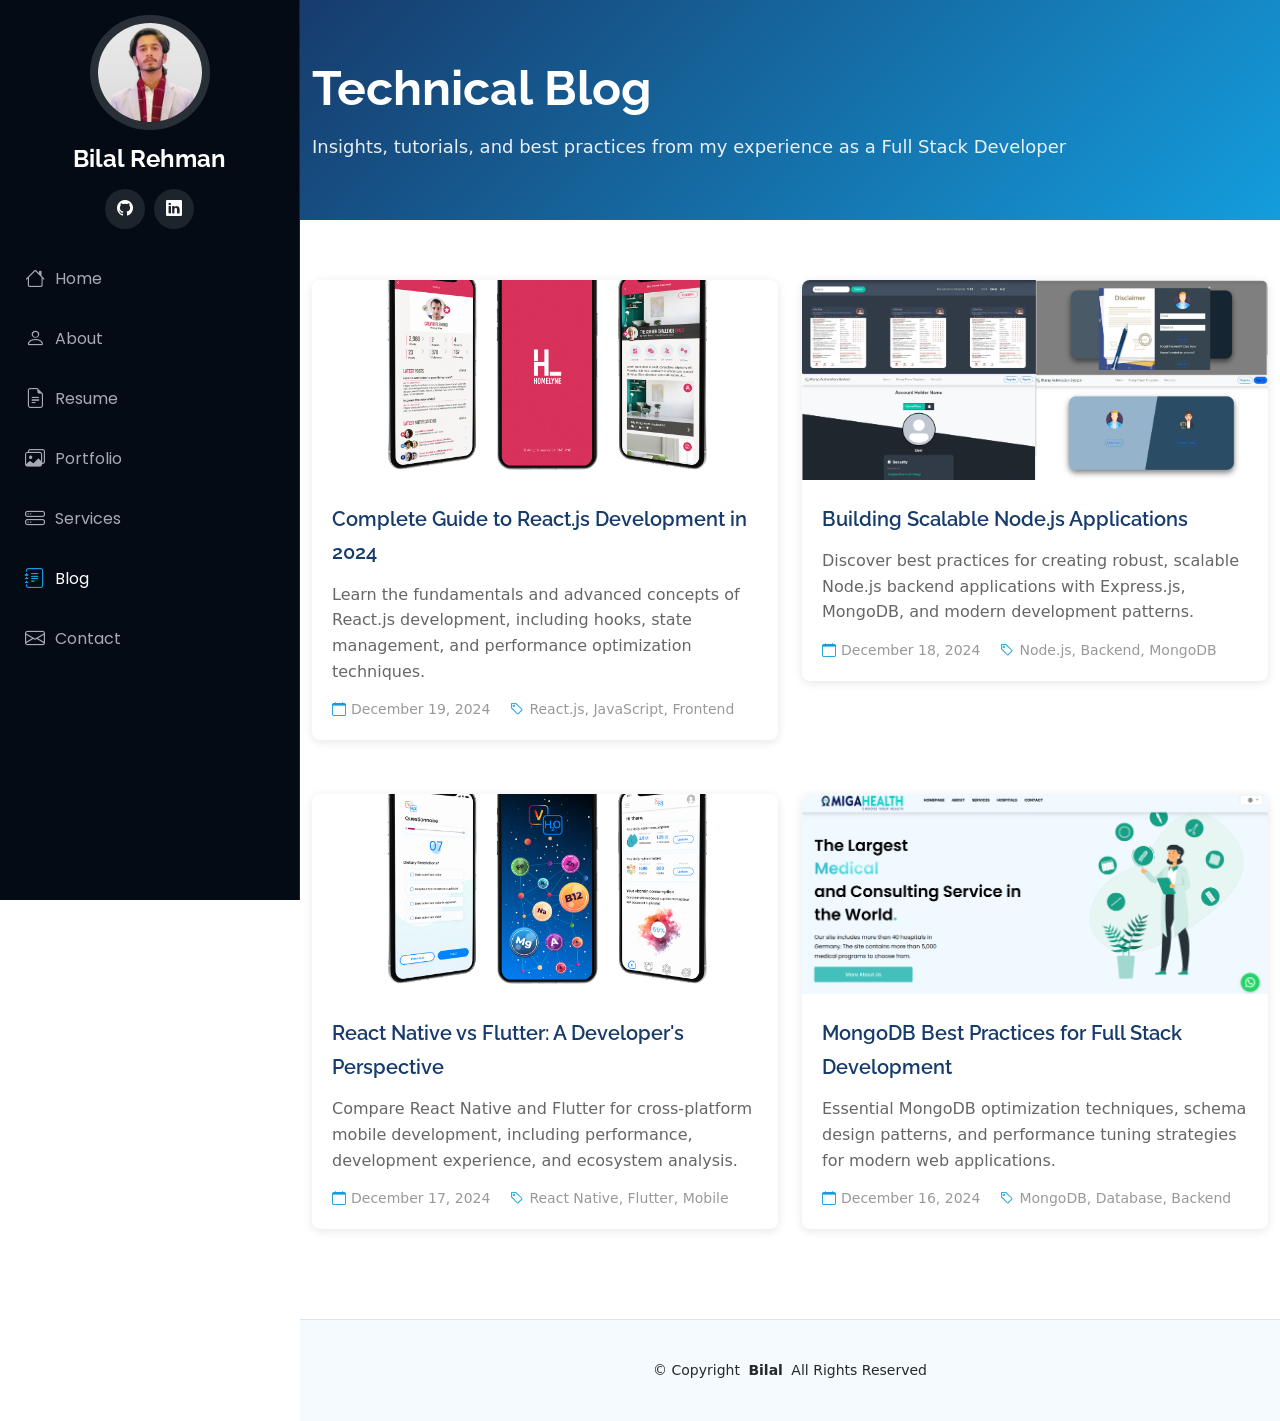
<file: blog/index.html>
<!DOCTYPE html>
<html lang="en">

<head>
    <meta charset="utf-8">
    <meta content="width=device-width, initial-scale=1.0" name="viewport">
    <title>Blog - Bilal Rehman | Full Stack Developer & Software Engineer</title>
    <meta
        content="Technical blog posts about React.js, Node.js, React Native, MongoDB, Firebase development. Learn from Bilal Rehman's experience as a Full Stack Developer."
        name="description">
    <meta
        content="React.js Tutorial, Node.js Guide, React Native Development, MongoDB Best Practices, Firebase Tutorial, Full Stack Development Blog, Web Development Tips"
        name="keywords">

    <!-- Canonical URL -->
    <link rel="canonical" href="https://bilalrehman.me/blog/index.html">

    <!-- Favicons -->
    <link href="../assets/img/favicon.png" rel="icon">
    <link href="../assets/img/apple-touch-icon.png" rel="apple-touch-icon">

    <!-- Fonts -->
    <link href="https://fonts.googleapis.com" rel="preconnect">
    <link href="https://fonts.gstatic.com" rel="preconnect" crossorigin>
    <link href="https://www.googletagmanager.com" rel="preconnect">
    <!-- Preload critical fonts -->
    <link rel="preload"
        href="https://fonts.googleapis.com/css2?family=Raleway:wght@400;700&family=Poppins:wght@400;600&display=swap"
        as="style" onload="this.onload=null;this.rel='stylesheet'">
    <noscript>
        <link
            href="https://fonts.googleapis.com/css2?family=Raleway:wght@400;700&family=Poppins:wght@400;600&display=swap"
            rel="stylesheet">
    </noscript>

    <!-- Vendor CSS Files -->
    <link href="../assets/vendor/bootstrap/css/bootstrap.min.css" rel="stylesheet">
    <link href="../assets/vendor/bootstrap-icons/bootstrap-icons.css" rel="stylesheet">
    <link href="../assets/vendor/aos/aos.css" rel="stylesheet">

    <!-- Main CSS File -->
    <link href="../assets/css/main.css" rel="stylesheet">

    <!-- Custom Blog Styles -->
    <style>
        /* Blog Post Cards */
        .blog-post {
            background: #fff;
            border-radius: 8px;
            overflow: hidden;
            box-shadow: 0 2px 10px rgba(0, 0, 0, 0.1);
            transition: transform 0.3s ease, box-shadow 0.3s ease;
            margin-bottom: 30px;
        }

        .blog-post:hover {
            transform: translateY(-5px);
            box-shadow: 0 4px 20px rgba(0, 0, 0, 0.15);
        }

        .blog-post-img {
            overflow: hidden;
            height: 200px;
        }

        .blog-post-img img {
            width: 100%;
            height: 100%;
            object-fit: cover;
            transition: transform 0.3s ease;
        }

        .blog-post:hover .blog-post-img img {
            transform: scale(1.05);
        }

        .blog-post-content {
            padding: 20px;
        }

        .blog-post-content h3 {
            margin-bottom: 15px;
        }

        .blog-post-content h3 a {
            color: #173b6c;
            text-decoration: none;
            font-size: 20px;
            font-weight: 600;
            line-height: 1.3;
        }

        .blog-post-content h3 a:hover {
            color: #149ddd;
        }

        .blog-post-content p {
            color: #666;
            line-height: 1.6;
            margin-bottom: 15px;
        }

        .blog-post-meta {
            color: #999;
            font-size: 14px;
            display: flex;
            gap: 20px;
        }

        .blog-post-meta span {
            display: flex;
            align-items: center;
        }

        .blog-post-meta i {
            margin-right: 5px;
            color: #149ddd;
        }

        /* Page Title Styling */
        .page-title {
            background: linear-gradient(135deg, #173b6c 0%, #149ddd 100%);
            color: white;
            padding: 60px 0;
        }

        .page-title h1 {
            font-size: 48px;
            font-weight: 700;
            margin-bottom: 15px;
        }

        .page-title p {
            font-size: 18px;
            opacity: 0.9;
            margin-bottom: 0;
        }

        /* Responsive Design */
        @media (max-width: 768px) {
            .page-title h1 {
                font-size: 36px;
            }

            .page-title p {
                font-size: 16px;
            }

            .blog-post-meta {
                flex-direction: column;
                gap: 10px;
            }
        }
    </style>

    <!-- JSON-LD Structured Data -->
    <script type="application/ld+json">
  {
    "@context": "https://schema.org",
    "@type": "Blog",
    "name": "Bilal Rehman's Technical Blog",
    "description": "Technical blog posts about React.js, Node.js, React Native, MongoDB, Firebase development",
    "url": "https://bilalrehman.me/blog/",
    "author": {
      "@type": "Person",
      "name": "Bilal Rehman",
      "jobTitle": "Full Stack Developer"
    },
    "publisher": {
      "@type": "Person",
      "name": "Bilal Rehman"
    }
  }
  </script>

    <!-- Google tag (gtag.js) -->
    <script async src="https://www.googletagmanager.com/gtag/js?id=G-BLZJSQ9806"></script>
    <script>
        window.dataLayer = window.dataLayer || [];
        function gtag() { dataLayer.push(arguments); }
        gtag('js', new Date());
        gtag('config', 'G-BLZJSQ9806');
    </script>
</head>

<body class="blog-page">

    <header id="header" class="header dark-background d-flex flex-column">
        <i class="header-toggle d-xl-none bi bi-list"></i>

        <div class="profile-img">
            <img src="../assets/img/my-profile-img.jpg" alt="Bilal Rehman - Full Stack Developer"
                class="img-fluid rounded-circle" loading="lazy">
        </div>

        <a href="../index.html" class="logo d-flex align-items-center justify-content-center">
            <h1 class="sitename">Bilal Rehman</h1>
        </a>

        <div class="social-links text-center">
            <a href="https://github.com/SardarBilal421" class="github"><i class="bi bi-github"></i></a>
            <a href="https://www.linkedin.com/in/bilal142/" class="linkedin"><i class="bi bi-linkedin"></i></a>
        </div>

        <nav id="navmenu" class="navmenu">
            <ul>
                <li><a href="../index.html"><i class="bi bi-house navicon"></i>Home</a></li>
                <li><a href="../index.html#about"><i class="bi bi-person navicon"></i> About</a></li>
                <li><a href="../index.html#resume"><i class="bi bi-file-earmark-text navicon"></i> Resume</a></li>
                <li><a href="../index.html#portfolio"><i class="bi bi-images navicon"></i> Portfolio</a></li>
                <li><a href="../index.html#services"><i class="bi bi-hdd-stack navicon"></i> Services</a></li>
                <li><a href="blog.html" class="active"><i class="bi bi-journal-text navicon"></i> Blog</a></li>
                <li><a href="../index.html#contact"><i class="bi bi-envelope navicon"></i> Contact</a></li>
            </ul>
        </nav>

    </header>

    <main class="main">

        <!-- Page Title -->
        <div class="page-title dark-background">
            <div class="container">
                <h1>Technical Blog</h1>
                <p>Insights, tutorials, and best practices from my experience as a Full Stack Developer</p>
            </div>
        </div>

        <!-- Blog Section -->
        <section id="blog" class="blog section">
            <div class="container">

                <div class="row gy-4">

                    <!-- Blog Post 1 -->
                    <div class="col-lg-6" data-aos="fade-up" data-aos-delay="100">
                        <article class="blog-post">
                            <div class="blog-post-img">
                                <img src="../assets/img/portfolio/app-1.png" alt="React.js Development Guide"
                                    class="img-fluid" loading="lazy">
                            </div>
                            <div class="blog-post-content">
                                <h3><a href="react-js-development-guide.html">Complete Guide to React.js Development in
                                        2024</a></h3>
                                <p>Learn the fundamentals and advanced concepts of React.js development, including
                                    hooks, state management, and performance optimization techniques.</p>
                                <div class="blog-post-meta">
                                    <span><i class="bi bi-calendar"></i> December 19, 2024</span>
                                    <span><i class="bi bi-tag"></i> React.js, JavaScript, Frontend</span>
                                </div>
                            </div>
                        </article>
                    </div>

                    <!-- Blog Post 2 -->
                    <div class="col-lg-6" data-aos="fade-up" data-aos-delay="200">
                        <article class="blog-post">
                            <div class="blog-post-img">
                                <img src="../assets/img/portfolio/BChain.jpg" alt="Node.js Backend Development"
                                    class="img-fluid" loading="lazy">
                            </div>
                            <div class="blog-post-content">
                                <h3><a href="node-js-backend-development.html">Building Scalable Node.js
                                        Applications</a></h3>
                                <p>Discover best practices for creating robust, scalable Node.js backend applications
                                    with Express.js, MongoDB, and modern development patterns.</p>
                                <div class="blog-post-meta">
                                    <span><i class="bi bi-calendar"></i> December 18, 2024</span>
                                    <span><i class="bi bi-tag"></i> Node.js, Backend, MongoDB</span>
                                </div>
                            </div>
                        </article>
                    </div>

                    <!-- Blog Post 3 -->
                    <div class="col-lg-6" data-aos="fade-up" data-aos-delay="300">
                        <article class="blog-post">
                            <div class="blog-post-img">
                                <img src="../assets/img/portfolio/v4h2o-main.png" alt="React Native Mobile Development"
                                    class="img-fluid" loading="lazy">
                            </div>
                            <div class="blog-post-content">
                                <h3><a href="react-native-vs-flutter.html">React Native vs Flutter: A Developer's
                                        Perspective</a></h3>
                                <p>Compare React Native and Flutter for cross-platform mobile development, including
                                    performance, development experience, and ecosystem analysis.</p>
                                <div class="blog-post-meta">
                                    <span><i class="bi bi-calendar"></i> December 17, 2024</span>
                                    <span><i class="bi bi-tag"></i> React Native, Flutter, Mobile</span>
                                </div>
                            </div>
                        </article>
                    </div>

                    <!-- Blog Post 4 -->
                    <div class="col-lg-6" data-aos="fade-up" data-aos-delay="400">
                        <article class="blog-post">
                            <div class="blog-post-img">
                                <img src="../assets/img/portfolio/omigahealth-1.png" alt="MongoDB Database Development"
                                    class="img-fluid" loading="lazy">
                            </div>
                            <div class="blog-post-content">
                                <h3><a href="mongodb-best-practices.html">MongoDB Best Practices for Full Stack
                                        Development</a></h3>
                                <p>Essential MongoDB optimization techniques, schema design patterns, and performance
                                    tuning strategies for modern web applications.</p>
                                <div class="blog-post-meta">
                                    <span><i class="bi bi-calendar"></i> December 16, 2024</span>
                                    <span><i class="bi bi-tag"></i> MongoDB, Database, Backend</span>
                                </div>
                            </div>
                        </article>
                    </div>

                </div>

            </div>
        </section>

    </main>

    <footer id="footer" class="footer position-relative light-background">
        <div class="container">
            <div class="copyright text-center">
                <p>© <span>Copyright</span> <strong class="px-1 sitename">Bilal</strong> <span>All Rights
                        Reserved</span></p>
            </div>
        </div>
    </footer>

    <!-- Scroll Top -->
    <a href="#" id="scroll-top" class="scroll-top d-flex align-items-center justify-content-center"><i
            class="bi bi-arrow-up-short"></i></a>

    <!-- Preloader -->
    <div id="preloader"></div>

    <!-- Vendor JS Files -->
    <script src="../assets/vendor/bootstrap/js/bootstrap.bundle.min.js"></script>
    <script src="../assets/vendor/aos/aos.js"></script>

    <!-- Main JS File -->
    <script src="../assets/js/main.js"></script>

</body>

</html>
</file>
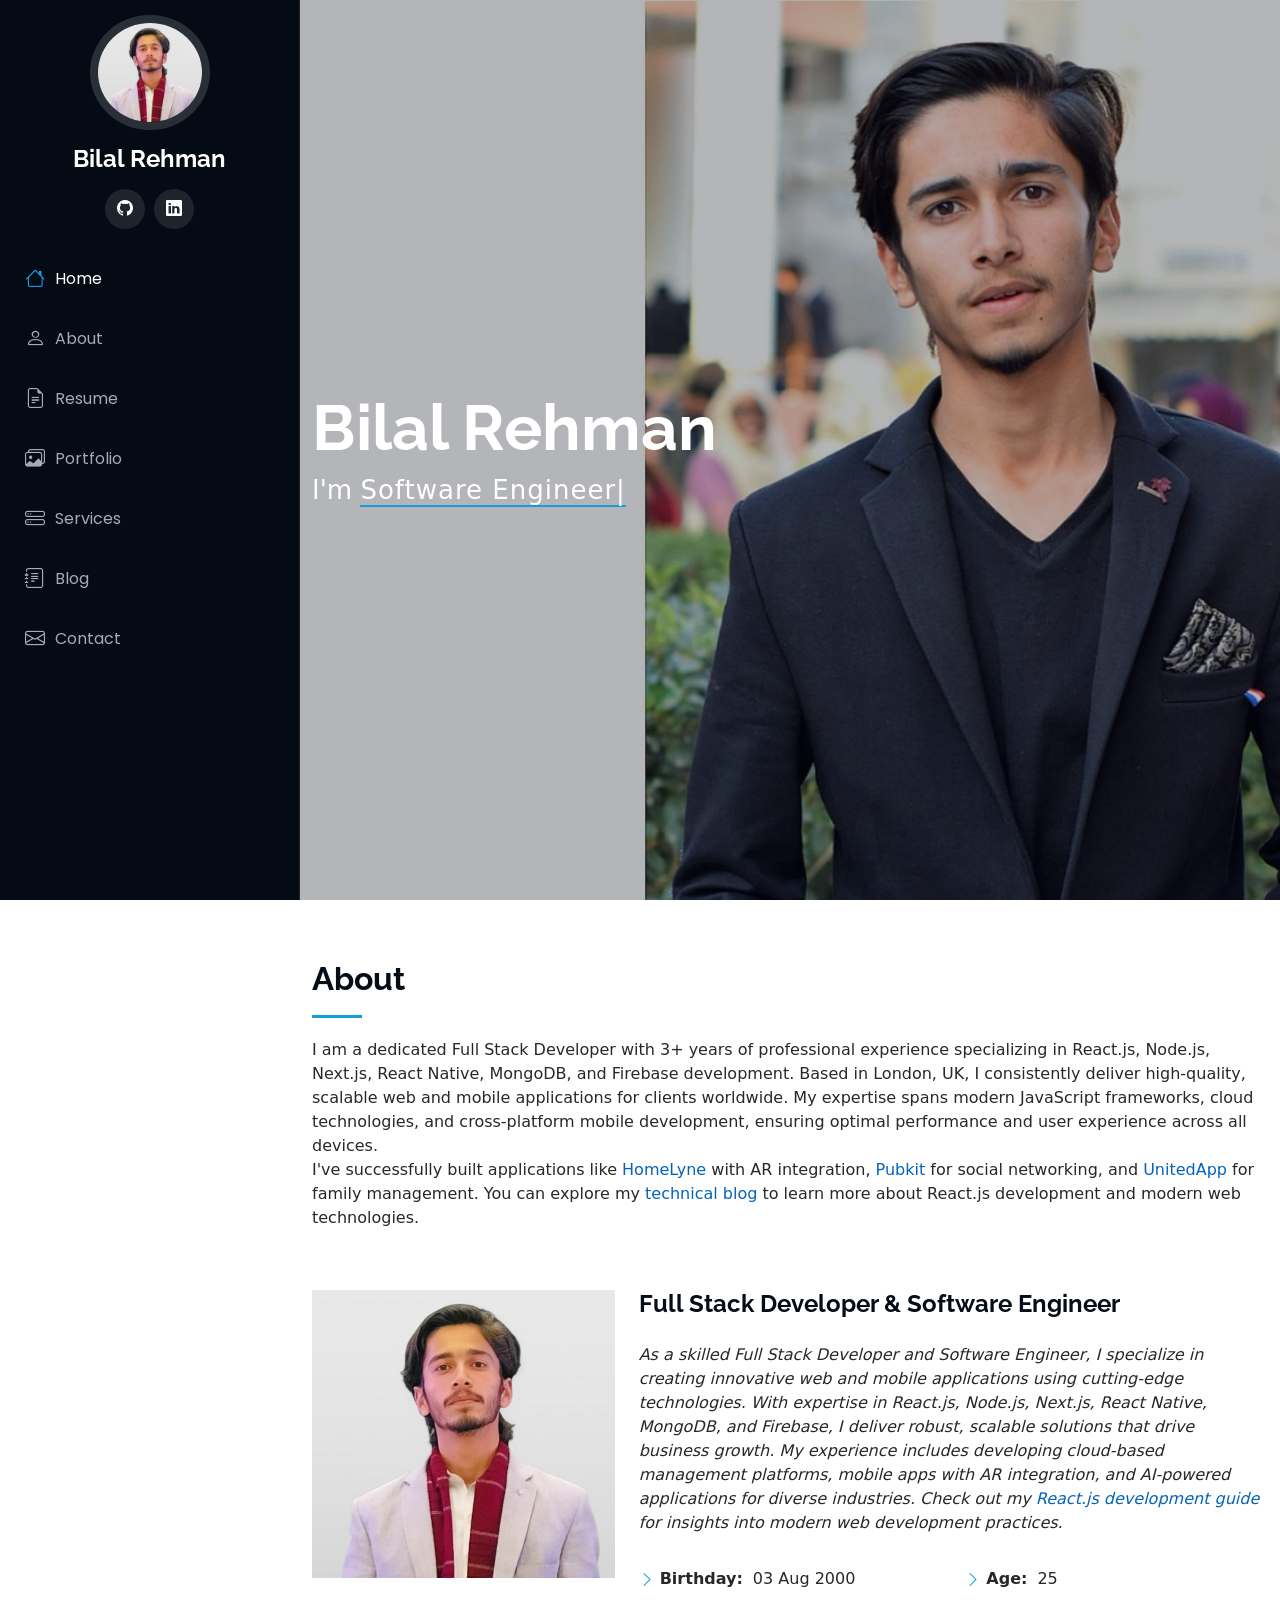
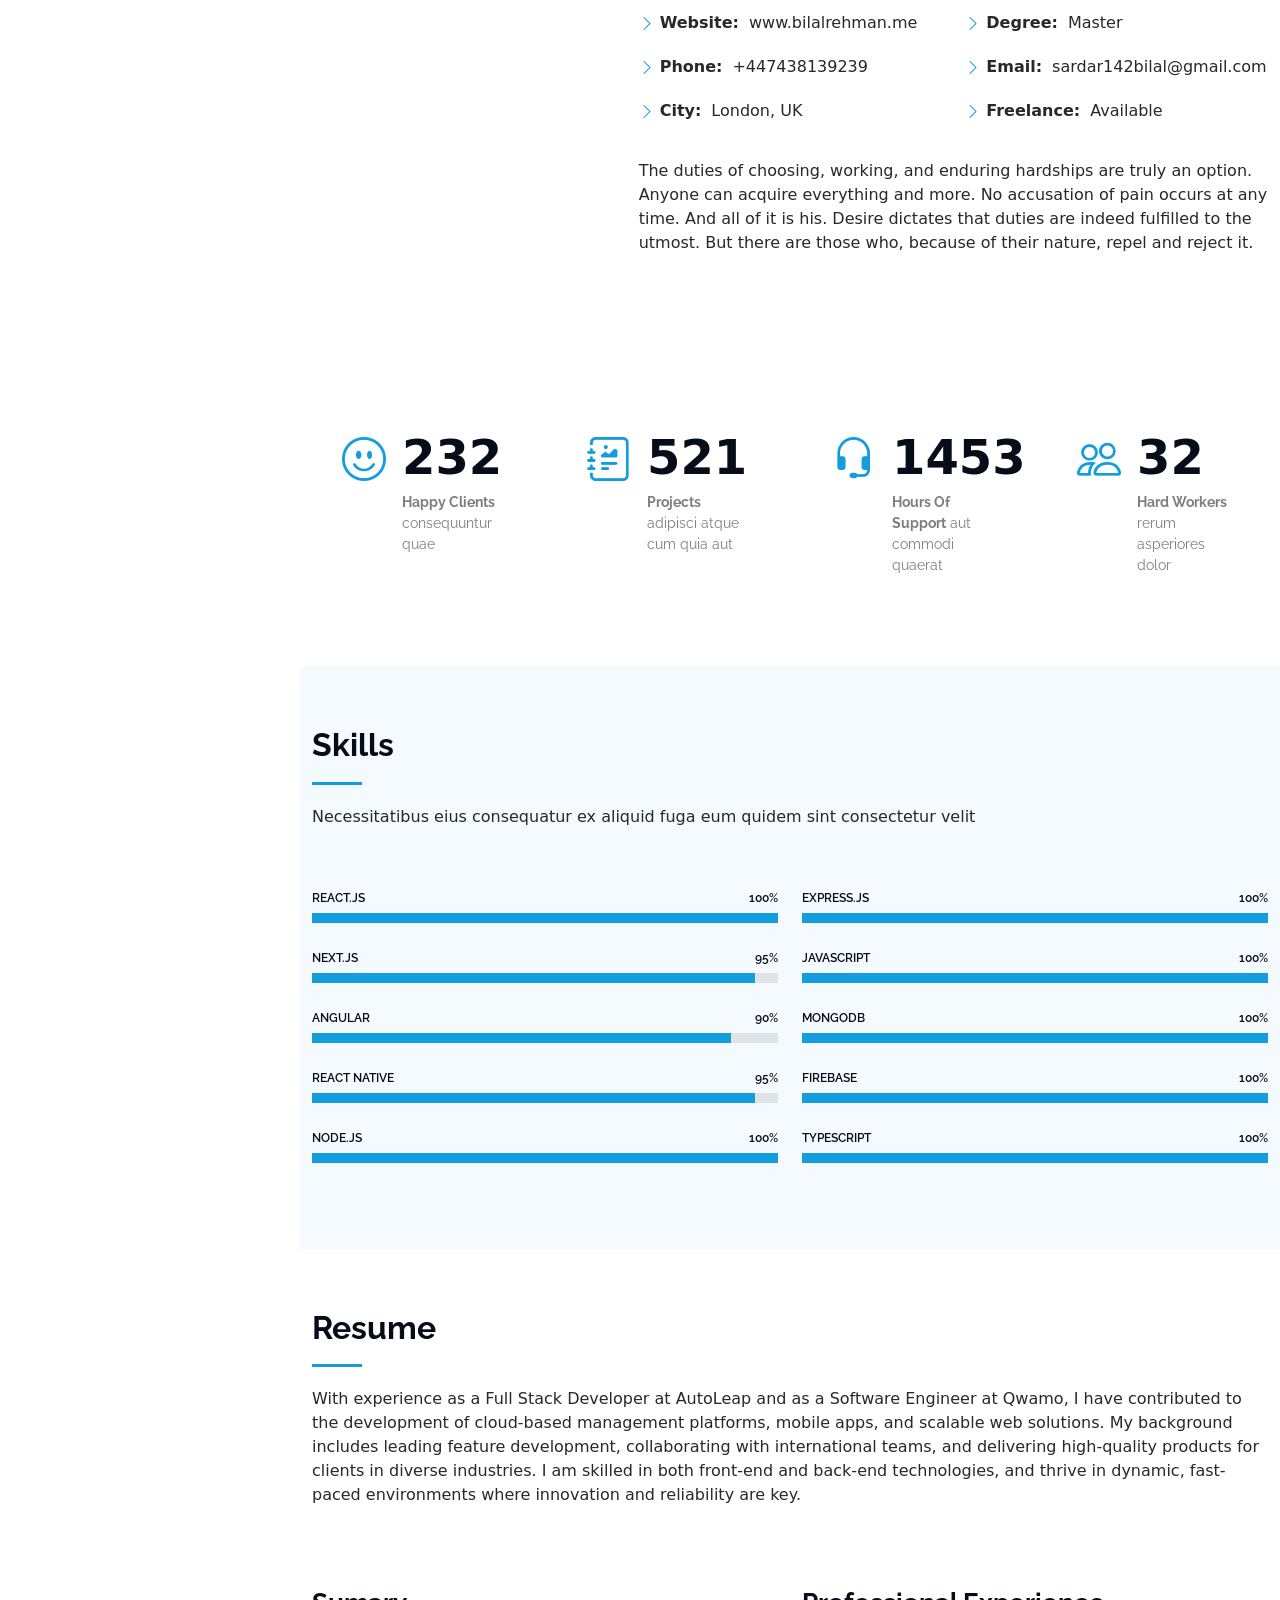
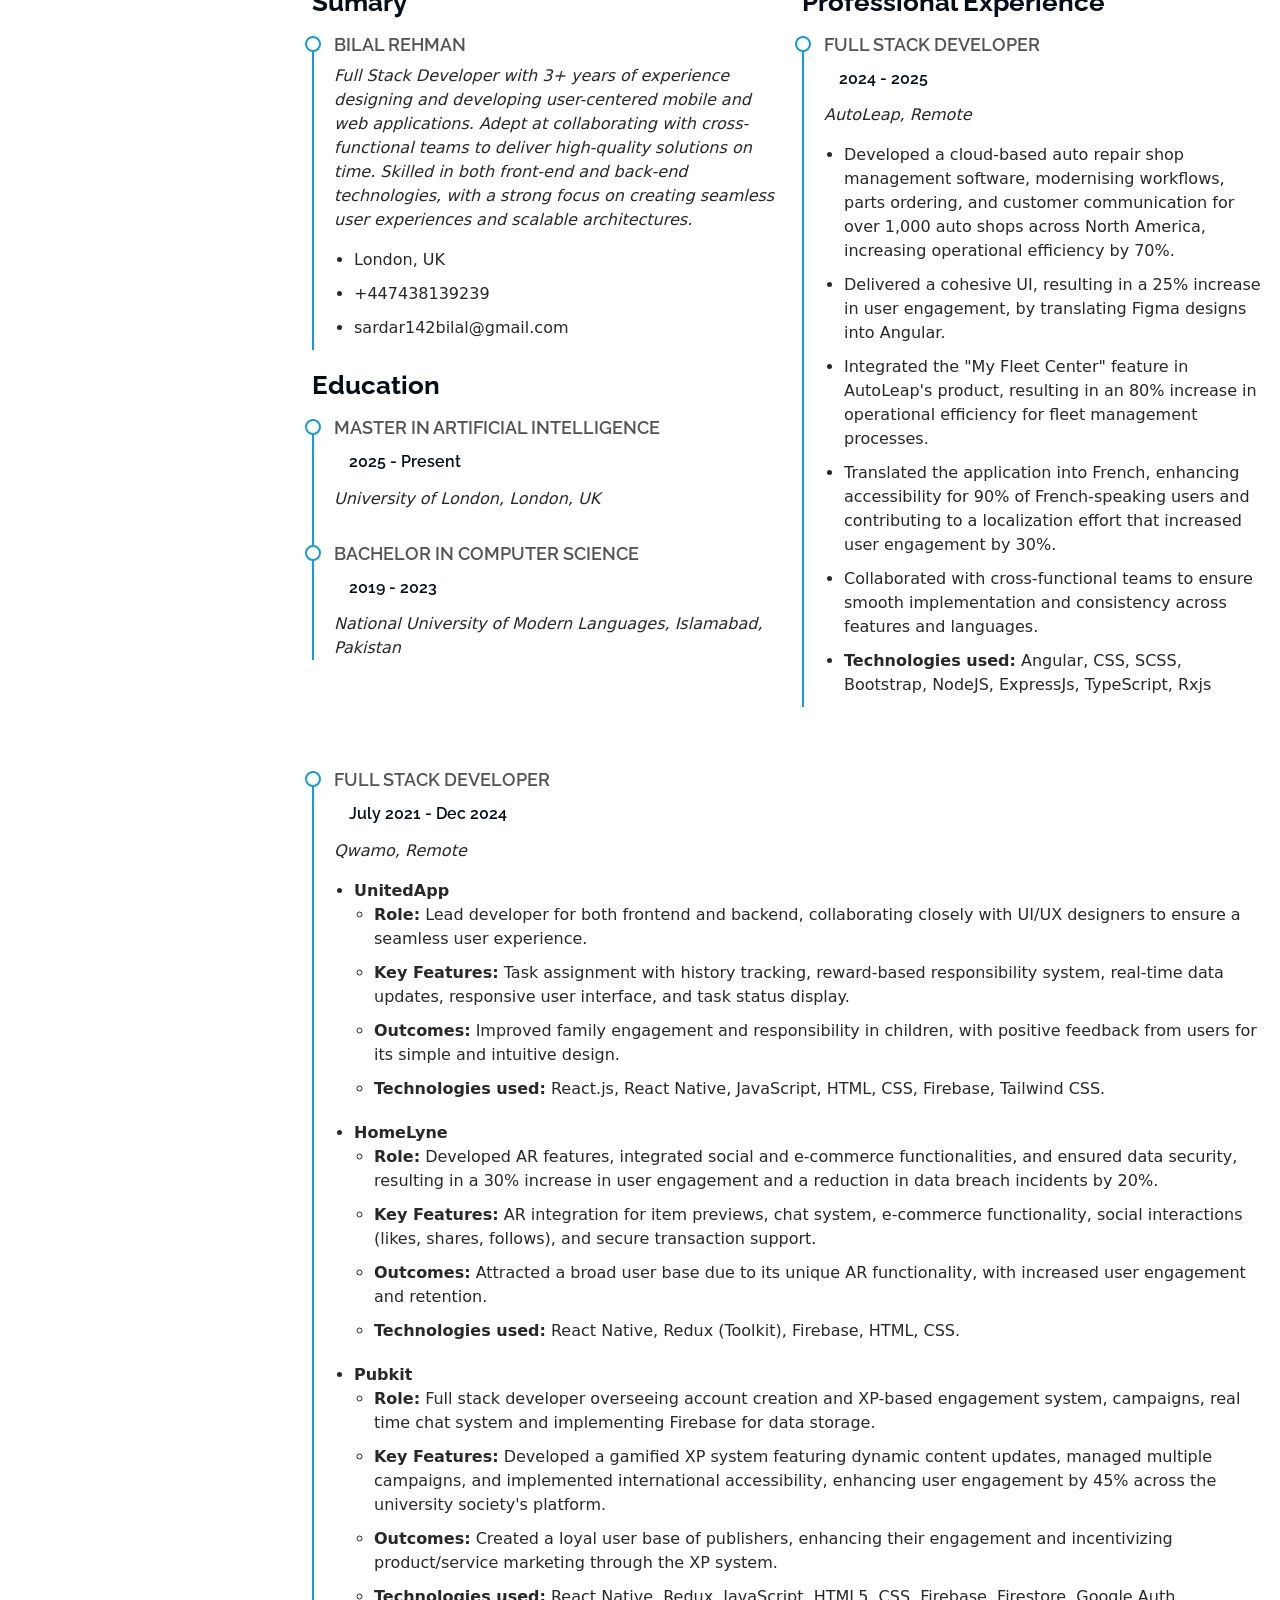
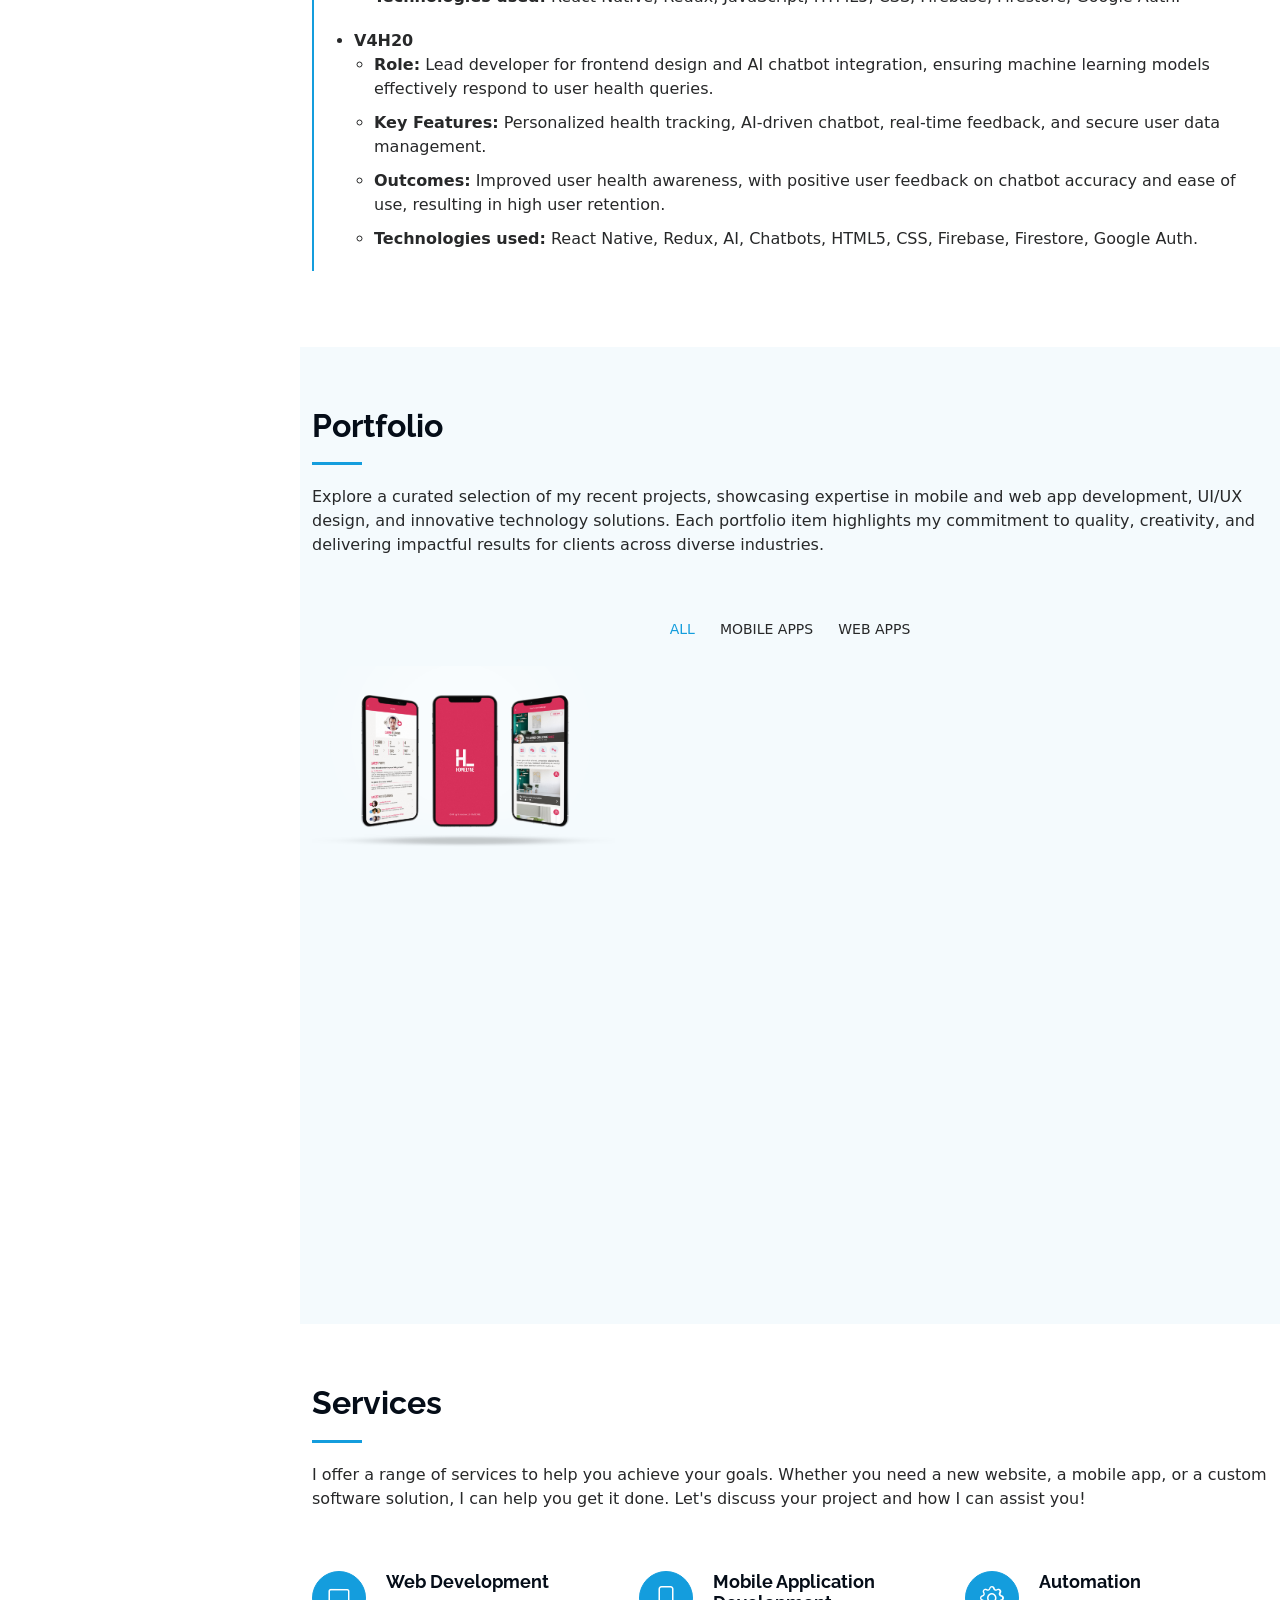
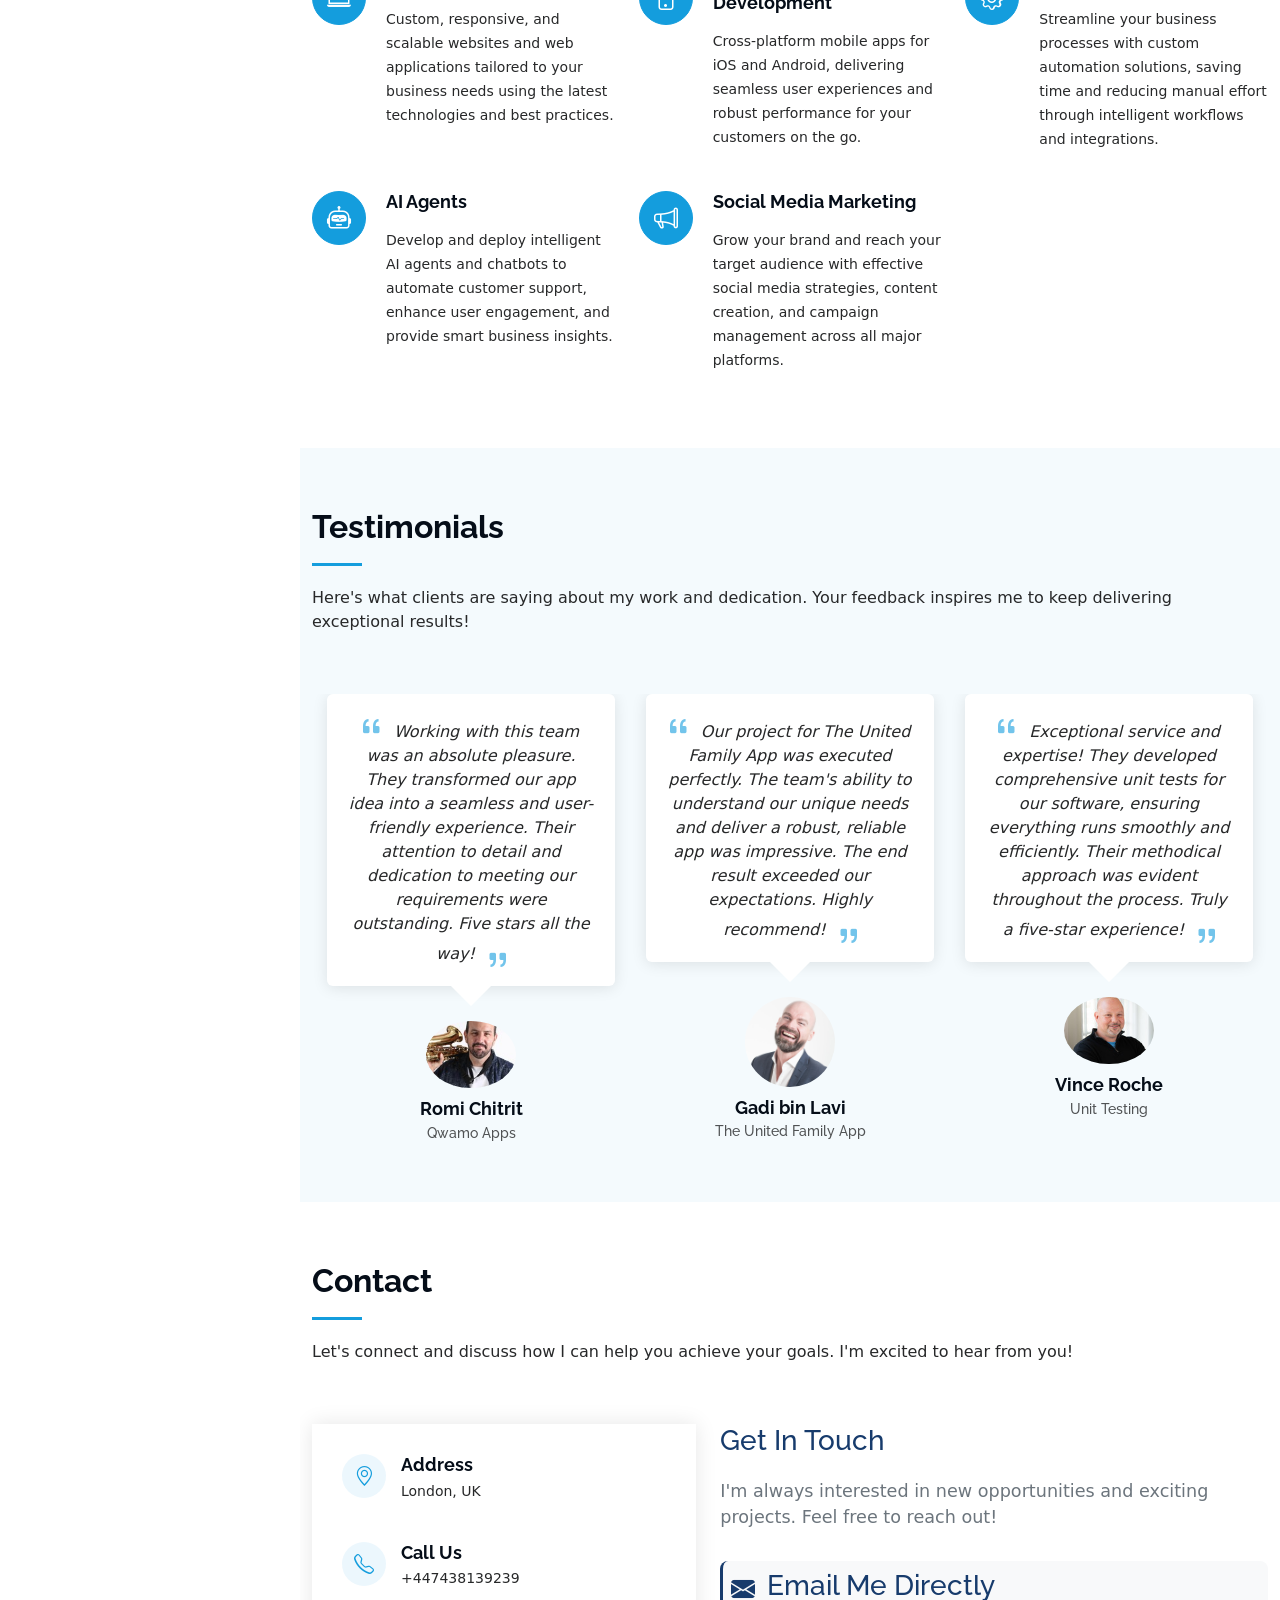
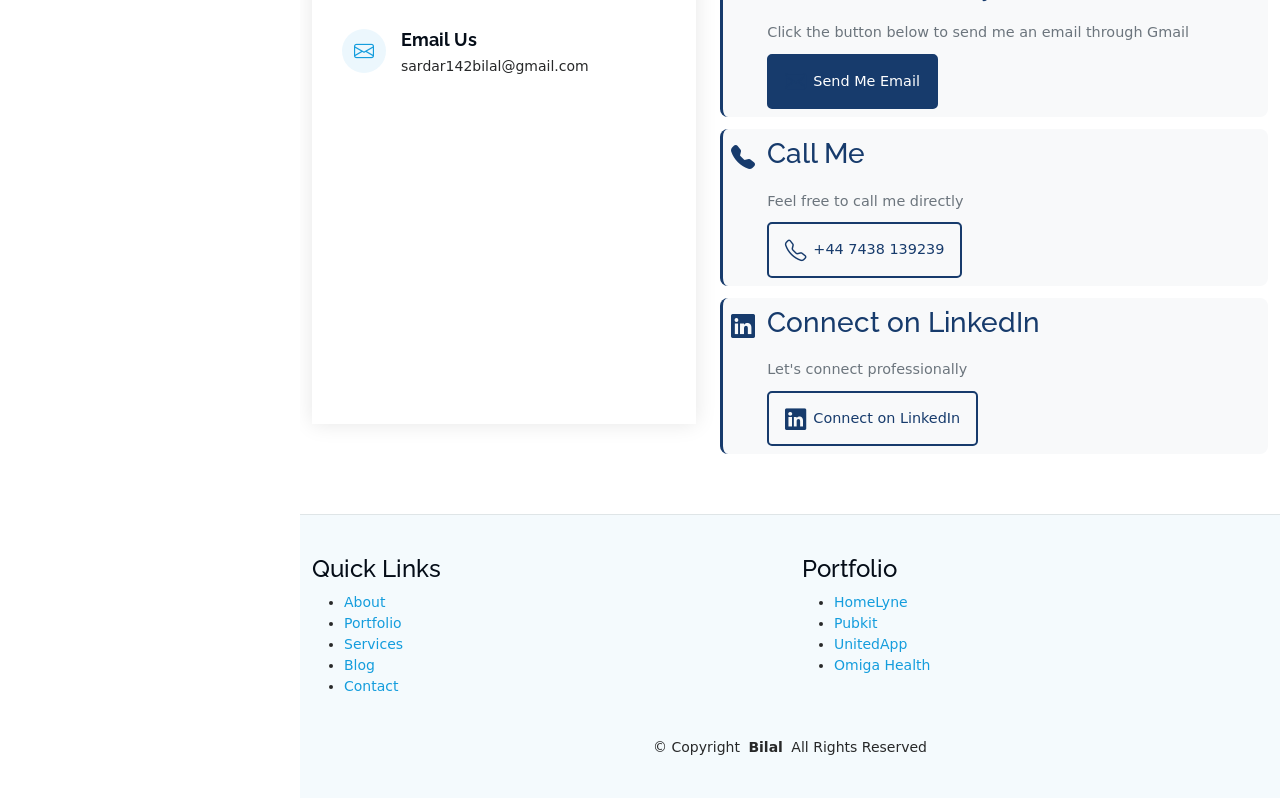
<file: portfolio-details.html>
<!DOCTYPE html>
<html lang="en">

<head>
  <meta charset="utf-8">
  <meta content="width=device-width, initial-scale=1.0" name="viewport">
  <title>Portfolio Details - iPortfolio Bootstrap Template</title>
  <meta content="" name="description">
  <meta content="" name="keywords">

  <!-- Canonical URL -->
  <link rel="canonical" href="https://bilalrehman.me/portfolio-details.html">

  <!-- Favicons -->
  <link href="assets/img/favicon.png" rel="icon">
  <link href="assets/img/apple-touch-icon.png" rel="apple-touch-icon">

  <!-- Fonts -->
  <link href="https://fonts.googleapis.com" rel="preconnect">
  <link href="https://fonts.gstatic.com" rel="preconnect" crossorigin>
  <link
    href="https://fonts.googleapis.com/css2?family=Roboto:ital,wght@0,100;0,300;0,400;0,500;0,700;0,900;1,100;1,300;1,400;1,500;1,700;1,900&family=Poppins:ital,wght@0,100;0,200;0,300;0,400;0,500;0,600;0,700;0,800;0,900;1,100;1,200;1,300;1,400;1,500;1,600;1,700;1,800;1,900&family=Raleway:ital,wght@0,100;0,200;0,300;0,400;0,500;0,600;0,700;0,800;0,900;1,100;1,200;1,300;1,400;1,500;1,600;1,700;1,800;1,900&display=swap"
    rel="stylesheet">

  <!-- Vendor CSS Files -->
  <link href="assets/vendor/bootstrap/css/bootstrap.min.css" rel="stylesheet">
  <link href="assets/vendor/bootstrap-icons/bootstrap-icons.css" rel="stylesheet">
  <link href="assets/vendor/aos/aos.css" rel="stylesheet">
  <link href="assets/vendor/glightbox/css/glightbox.min.css" rel="stylesheet">
  <link href="assets/vendor/swiper/swiper-bundle.min.css" rel="stylesheet">

  <!-- Main CSS File -->
  <link href="assets/css/main.css" rel="stylesheet">

  <!-- =======================================================
  * Template Name: iPortfolio
  * Template URL: https://bootstrapmade.com/iportfolio-bootstrap-portfolio-websites-template/
  * Updated: Jun 29 2024 with Bootstrap v5.3.3
  * Author: BootstrapMade.com
  * License: https://bootstrapmade.com/license/
  ======================================================== -->
</head>

<body class="portfolio-details-page">

  <header id="header" class="header dark-background d-flex flex-column">
    <i class="header-toggle d-xl-none bi bi-list"></i>

    <div class="profile-img">
      <img src="assets/img/my-profile-img.jpg" alt="" class="img-fluid rounded-circle">
    </div>

    <a href="index.html" class="logo d-flex align-items-center justify-content-center">
      <!-- Uncomment the line below if you also wish to use an image logo -->
      <!-- <img src="assets/img/logo.png" alt=""> -->
      <h1 class="sitename">Bilal Rehman</h1>
    </a>

    <div class="social-links text-center">
      <!-- <a href="#" class="twitter"><i class="bi bi-twitter-x"></i></a> -->
      <!-- <a href="#" class="facebook"><i class="bi bi-facebook"></i></a> -->
      <a href="https://github.com/SardarBilal421" class="github"><i class="bi bi-github"></i></a>
      <!-- <a href="#" class="instagram"><i class="bi bi-instagram"></i></a> -->
      <!-- <a href="#" class="google-plus"><i class="bi bi-skype"></i></a> -->
      <a href="https://www.linkedin.com/in/bilal142/" class="linkedin"><i class="bi bi-linkedin"></i></a>
    </div>

    <nav id="navmenu" class="navmenu">
      <ul>
        <li><a href="index.html#hero"><i class="bi bi-house navicon"></i>Home</a></li>
        <li><a href="index.html#about"><i class="bi bi-person navicon"></i> About</a></li>
        <li><a href="index.html#resume"><i class="bi bi-file-earmark-text navicon"></i> Resume</a></li>
        <li><a href="index.html#portfolio"><i class="bi bi-images navicon"></i> Portfolio</a></li>
        <li><a href="index.html#services"><i class="bi bi-hdd-stack navicon"></i> Services</a></li>
        <!-- <li class="dropdown"><a href="#"><i class="bi bi-menu-button navicon"></i> <span>Dropdown</span> <i
              class="bi bi-chevron-down toggle-dropdown"></i></a>
          <ul>
            <li><a href="#">Dropdown 1</a></li>
            <li class="dropdown"><a href="#"><span>Deep Dropdown</span> <i
                  class="bi bi-chevron-down toggle-dropdown"></i></a>
              <ul>
                <li><a href="#">Deep Dropdown 1</a></li>
                <li><a href="#">Deep Dropdown 2</a></li>
                <li><a href="#">Deep Dropdown 3</a></li>
                <li><a href="#">Deep Dropdown 4</a></li>
                <li><a href="#">Deep Dropdown 5</a></li>
              </ul>
            </li>
            <li><a href="#">Dropdown 2</a></li>
            <li><a href="#">Dropdown 3</a></li>
            <li><a href="#">Dropdown 4</a></li>
          </ul>
        </li> -->
        <li><a href="index.html#contact"><i class="bi bi-envelope navicon"></i> Contact</a></li>
      </ul>
    </nav>

  </header>

  <main class="main">

    <!-- Page Title -->
    <div class="page-title dark-background">
      <div class="container d-lg-flex justify-content-between align-items-center">
        <h1 class="mb-2 mb-lg-0">Portfolio Details</h1>
        <nav class="breadcrumbs">
          <ol>
            <li><a href="index.html">Home</a></li>
            <li><a href="index.html#portfolio">Portfolio</a></li>
            <li class="current">Portfolio Details</li>
          </ol>
        </nav>
      </div>
    </div><!-- End Page Title -->

    <!-- Portfolio Details Section -->
    <section id="portfolio-details" class="portfolio-details section">

      <div class="container" data-aos="fade-up" data-aos-delay="100">

        <div class="row gy-4">

          <div class="col-lg-8">
            <div class="portfolio-details-slider swiper init-swiper">

              <script type="application/json" class="swiper-config">
                {
                  "loop": true,
                  "speed": 600,
                  "autoplay": {
                    "delay": 5000
                  },
                  "slidesPerView": "auto",
                  "pagination": {
                    "el": ".swiper-pagination",
                    "type": "bullets",
                    "clickable": true
                  }
                }
              </script>

              <div class="swiper-wrapper align-items-center">

                <div class="swiper-slide">
                  <img src="assets/img/portfolio/app-1.png" alt="">
                </div>

                <div class="swiper-slide">
                  <img src="assets/img/portfolio/product-1.jpg" alt="">
                </div>

                <div class="swiper-slide">
                  <img src="assets/img/portfolio/branding-1.jpg" alt="">
                </div>

                <div class="swiper-slide">
                  <img src="assets/img/portfolio/books-1.jpg" alt="">
                </div>

              </div>
              <div class="swiper-pagination"></div>
            </div>
          </div>

          <div class="col-lg-4">
            <div class="portfolio-info" data-aos="fade-up" data-aos-delay="200">
              <h3>Project information</h3>
              <ul>
                <li><strong>Category</strong>: Web design</li>
                <li><strong>Client</strong>: ASU Company</li>
                <li><strong>Project date</strong>: 01 March, 2020</li>
                <li><strong>Project URL</strong>: <a href="#">www.example.com</a></li>
              </ul>
            </div>
            <div class="portfolio-description" data-aos="fade-up" data-aos-delay="300">
              <h2>Exercitationem repudiandae officiis neque suscipit</h2>
              <p>
                Autem ipsum nam porro corporis rerum. Quis eos dolorem eos itaque inventore commodi labore quia quia.
                Exercitationem repudiandae officiis neque suscipit non officia eaque itaque enim. Voluptatem officia
                accusantium nesciunt est omnis tempora consectetur dignissimos. Sequi nulla at esse enim cum deserunt
                eius.
              </p>
            </div>
          </div>

        </div>

      </div>

    </section><!-- /Portfolio Details Section -->

  </main>

  <footer id="footer" class="footer position-relative light-background">

    <div class="container">
      <div class="copyright text-center ">
        <p>© <span>Copyright</span> <strong class="px-1 sitename">Bilal</strong> <span>All Rights Reserved</span>
        </p>
      </div>
    </div>

  </footer>

  <!-- Scroll Top -->
  <a href="#" id="scroll-top" class="scroll-top d-flex align-items-center justify-content-center"><i
      class="bi bi-arrow-up-short"></i></a>

  <!-- Preloader -->
  <div id="preloader"></div>

  <!-- Vendor JS Files -->
  <script src="assets/vendor/bootstrap/js/bootstrap.bundle.min.js"></script>
  <script src="assets/vendor/php-email-form/validate.js"></script>
  <script src="assets/vendor/aos/aos.js"></script>
  <script src="assets/vendor/typed.js/typed.umd.js"></script>
  <script src="assets/vendor/purecounter/purecounter_vanilla.js"></script>
  <script src="assets/vendor/waypoints/noframework.waypoints.js"></script>
  <script src="assets/vendor/glightbox/js/glightbox.min.js"></script>
  <script src="assets/vendor/imagesloaded/imagesloaded.pkgd.min.js"></script>
  <script src="assets/vendor/isotope-layout/isotope.pkgd.min.js"></script>
  <script src="assets/vendor/swiper/swiper-bundle.min.js"></script>

  <!-- Portfolio Data -->
  <script src="assets/js/portfolio-data.js"></script>

  <!-- Portfolio Details Handler -->
  <script src="assets/js/portfolio-details.js"></script>

  <!-- Main JS File -->
  <script src="assets/js/main.js"></script>

</body>

</html>
</file>
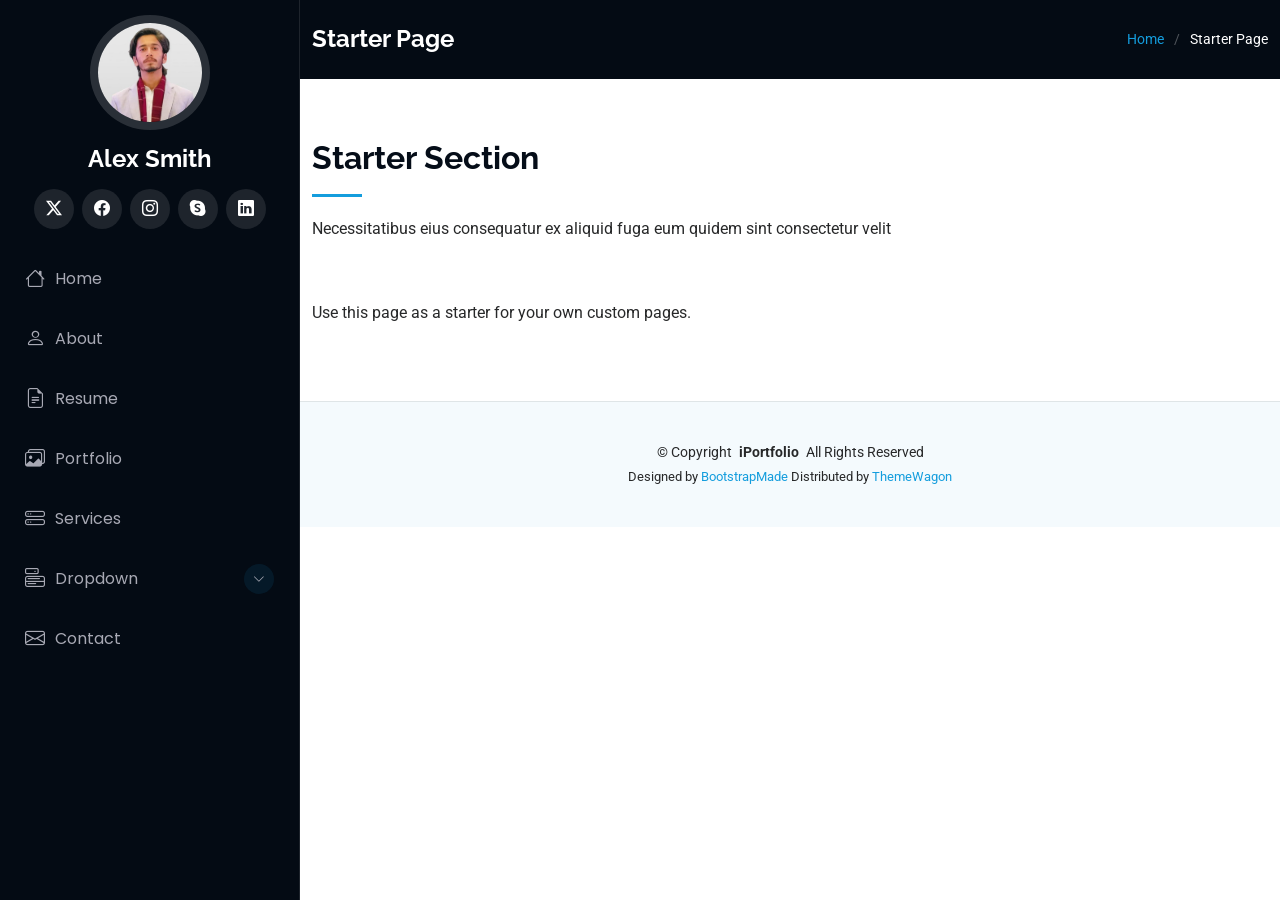
<file: starter-page.html>
<!DOCTYPE html>
<html lang="en">

<head>
  <meta charset="utf-8">
  <meta content="width=device-width, initial-scale=1.0" name="viewport">
  <title>Starter Page - iPortfolio Bootstrap Template</title>
  <meta content="" name="description">
  <meta content="" name="keywords">

  <!-- Favicons -->
  <link href="assets/img/favicon.png" rel="icon">
  <link href="assets/img/apple-touch-icon.png" rel="apple-touch-icon">

  <!-- Fonts -->
  <link href="https://fonts.googleapis.com" rel="preconnect">
  <link href="https://fonts.gstatic.com" rel="preconnect" crossorigin>
  <link href="https://fonts.googleapis.com/css2?family=Roboto:ital,wght@0,100;0,300;0,400;0,500;0,700;0,900;1,100;1,300;1,400;1,500;1,700;1,900&family=Poppins:ital,wght@0,100;0,200;0,300;0,400;0,500;0,600;0,700;0,800;0,900;1,100;1,200;1,300;1,400;1,500;1,600;1,700;1,800;1,900&family=Raleway:ital,wght@0,100;0,200;0,300;0,400;0,500;0,600;0,700;0,800;0,900;1,100;1,200;1,300;1,400;1,500;1,600;1,700;1,800;1,900&display=swap" rel="stylesheet">

  <!-- Vendor CSS Files -->
  <link href="assets/vendor/bootstrap/css/bootstrap.min.css" rel="stylesheet">
  <link href="assets/vendor/bootstrap-icons/bootstrap-icons.css" rel="stylesheet">
  <link href="assets/vendor/aos/aos.css" rel="stylesheet">
  <link href="assets/vendor/glightbox/css/glightbox.min.css" rel="stylesheet">
  <link href="assets/vendor/swiper/swiper-bundle.min.css" rel="stylesheet">

  <!-- Main CSS File -->
  <link href="assets/css/main.css" rel="stylesheet">

  <!-- =======================================================
  * Template Name: iPortfolio
  * Template URL: https://bootstrapmade.com/iportfolio-bootstrap-portfolio-websites-template/
  * Updated: Jun 29 2024 with Bootstrap v5.3.3
  * Author: BootstrapMade.com
  * License: https://bootstrapmade.com/license/
  ======================================================== -->
</head>

<body class="starter-page-page">

  <header id="header" class="header dark-background d-flex flex-column">
    <i class="header-toggle d-xl-none bi bi-list"></i>

    <div class="profile-img">
      <img src="assets/img/my-profile-img.jpg" alt="" class="img-fluid rounded-circle">
    </div>

    <a href="index.html" class="logo d-flex align-items-center justify-content-center">
      <!-- Uncomment the line below if you also wish to use an image logo -->
      <!-- <img src="assets/img/logo.png" alt=""> -->
      <h1 class="sitename">Alex Smith</h1>
    </a>

    <div class="social-links text-center">
      <a href="#" class="twitter"><i class="bi bi-twitter-x"></i></a>
      <a href="#" class="facebook"><i class="bi bi-facebook"></i></a>
      <a href="#" class="instagram"><i class="bi bi-instagram"></i></a>
      <a href="#" class="google-plus"><i class="bi bi-skype"></i></a>
      <a href="#" class="linkedin"><i class="bi bi-linkedin"></i></a>
    </div>

    <nav id="navmenu" class="navmenu">
      <ul>
        <li><a href="#hero"><i class="bi bi-house navicon"></i>Home</a></li>
        <li><a href="#about"><i class="bi bi-person navicon"></i> About</a></li>
        <li><a href="#resume"><i class="bi bi-file-earmark-text navicon"></i> Resume</a></li>
        <li><a href="#portfolio"><i class="bi bi-images navicon"></i> Portfolio</a></li>
        <li><a href="#services"><i class="bi bi-hdd-stack navicon"></i> Services</a></li>
        <li class="dropdown"><a href="#"><i class="bi bi-menu-button navicon"></i> <span>Dropdown</span> <i class="bi bi-chevron-down toggle-dropdown"></i></a>
          <ul>
            <li><a href="#">Dropdown 1</a></li>
            <li class="dropdown"><a href="#"><span>Deep Dropdown</span> <i class="bi bi-chevron-down toggle-dropdown"></i></a>
              <ul>
                <li><a href="#">Deep Dropdown 1</a></li>
                <li><a href="#">Deep Dropdown 2</a></li>
                <li><a href="#">Deep Dropdown 3</a></li>
                <li><a href="#">Deep Dropdown 4</a></li>
                <li><a href="#">Deep Dropdown 5</a></li>
              </ul>
            </li>
            <li><a href="#">Dropdown 2</a></li>
            <li><a href="#">Dropdown 3</a></li>
            <li><a href="#">Dropdown 4</a></li>
          </ul>
        </li>
        <li><a href="#contact"><i class="bi bi-envelope navicon"></i> Contact</a></li>
      </ul>
    </nav>

  </header>

  <main class="main">

    <!-- Page Title -->
    <div class="page-title dark-background">
      <div class="container d-lg-flex justify-content-between align-items-center">
        <h1 class="mb-2 mb-lg-0">Starter Page</h1>
        <nav class="breadcrumbs">
          <ol>
            <li><a href="index.html">Home</a></li>
            <li class="current">Starter Page</li>
          </ol>
        </nav>
      </div>
    </div><!-- End Page Title -->

    <!-- Starter Section Section -->
    <section id="starter-section" class="starter-section section">

      <!-- Section Title -->
      <div class="container section-title" data-aos="fade-up">
        <h2>Starter Section</h2>
        <p>Necessitatibus eius consequatur ex aliquid fuga eum quidem sint consectetur velit</p>
      </div><!-- End Section Title -->

      <div class="container" data-aos="fade-up">
        <p>Use this page as a starter for your own custom pages.</p>
      </div>

    </section><!-- /Starter Section Section -->

  </main>

  <footer id="footer" class="footer position-relative light-background">

    <div class="container">
      <div class="copyright text-center ">
        <p>© <span>Copyright</span> <strong class="px-1 sitename">iPortfolio</strong> <span>All Rights Reserved</span></p>
      </div>
      <div class="credits">
        <!-- All the links in the footer should remain intact. -->
        <!-- You can delete the links only if you've purchased the pro version. -->
        <!-- Licensing information: https://bootstrapmade.com/license/ -->
        <!-- Purchase the pro version with working PHP/AJAX contact form: [buy-url] -->
        Designed by <a href="https://bootstrapmade.com/">BootstrapMade</a> Distributed by <a href="https://themewagon.com">ThemeWagon</a>
      </div>
    </div>

  </footer>

  <!-- Scroll Top -->
  <a href="#" id="scroll-top" class="scroll-top d-flex align-items-center justify-content-center"><i class="bi bi-arrow-up-short"></i></a>

  <!-- Preloader -->
  <div id="preloader"></div>

  <!-- Vendor JS Files -->
  <script src="assets/vendor/bootstrap/js/bootstrap.bundle.min.js"></script>
  <script src="assets/vendor/php-email-form/validate.js"></script>
  <script src="assets/vendor/aos/aos.js"></script>
  <script src="assets/vendor/typed.js/typed.umd.js"></script>
  <script src="assets/vendor/purecounter/purecounter_vanilla.js"></script>
  <script src="assets/vendor/waypoints/noframework.waypoints.js"></script>
  <script src="assets/vendor/glightbox/js/glightbox.min.js"></script>
  <script src="assets/vendor/imagesloaded/imagesloaded.pkgd.min.js"></script>
  <script src="assets/vendor/isotope-layout/isotope.pkgd.min.js"></script>
  <script src="assets/vendor/swiper/swiper-bundle.min.js"></script>

  <!-- Main JS File -->
  <script src="assets/js/main.js"></script>

</body>

</html>
</file>
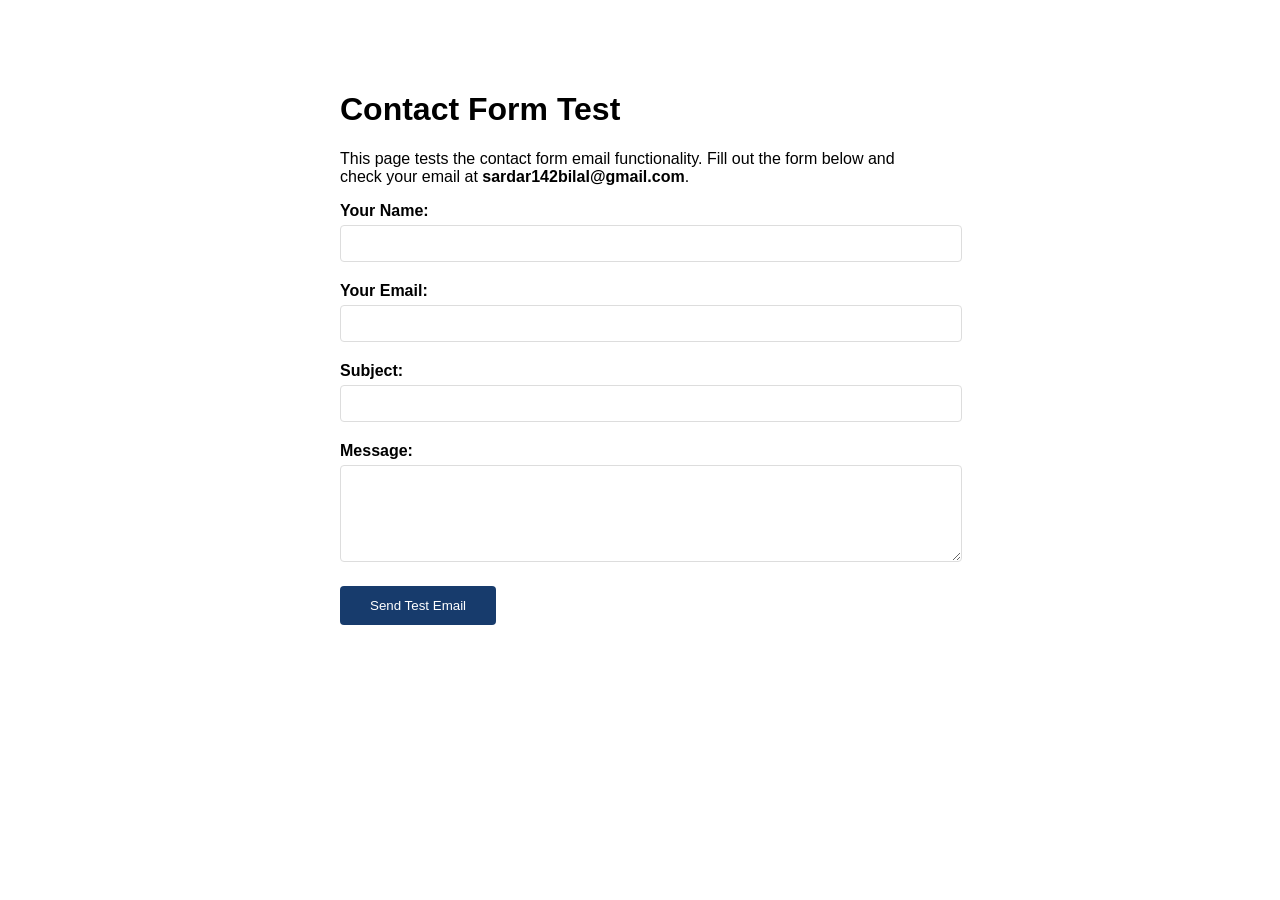
<file: test-contact.html>
<!DOCTYPE html>
<html lang="en">

<head>
    <meta charset="UTF-8">
    <meta name="viewport" content="width=device-width, initial-scale=1.0">
    <title>Contact Form Test</title>
    <style>
        body {
            font-family: Arial, sans-serif;
            max-width: 600px;
            margin: 50px auto;
            padding: 20px;
        }

        .form-group {
            margin-bottom: 20px;
        }

        label {
            display: block;
            margin-bottom: 5px;
            font-weight: bold;
        }

        input,
        textarea {
            width: 100%;
            padding: 10px;
            border: 1px solid #ddd;
            border-radius: 4px;
        }

        button {
            background: #173b6c;
            color: white;
            padding: 12px 30px;
            border: none;
            border-radius: 4px;
            cursor: pointer;
        }

        button:hover {
            background: #0d2b4a;
        }

        .result {
            margin-top: 20px;
            padding: 15px;
            border-radius: 4px;
        }

        .success {
            background: #d4edda;
            color: #155724;
            border: 1px solid #c3e6cb;
        }

        .error {
            background: #f8d7da;
            color: #721c24;
            border: 1px solid #f5c6cb;
        }
    </style>
</head>

<body>
    <h1>Contact Form Test</h1>
    <p>This page tests the contact form email functionality. Fill out the form below and check your email at
        <strong>sardar142bilal@gmail.com</strong>.
    </p>

    <form id="contactForm">
        <div class="form-group">
            <label for="name">Your Name:</label>
            <input type="text" id="name" name="name" required>
        </div>

        <div class="form-group">
            <label for="email">Your Email:</label>
            <input type="email" id="email" name="email" required>
        </div>

        <div class="form-group">
            <label for="subject">Subject:</label>
            <input type="text" id="subject" name="subject" required>
        </div>

        <div class="form-group">
            <label for="message">Message:</label>
            <textarea id="message" name="message" rows="5" required></textarea>
        </div>

        <button type="submit">Send Test Email</button>
    </form>

    <div id="result"></div>

    <script>
        document.getElementById('contactForm').addEventListener('submit', function (e) {
            e.preventDefault();

            const formData = new FormData(this);
            const resultDiv = document.getElementById('result');

            // Show loading
            resultDiv.innerHTML = '<div class="result">Sending email...</div>';

            fetch('forms/contact.php', {
                method: 'POST',
                body: formData
            })
                .then(response => response.json())
                .then(data => {
                    if (data.status === 'success') {
                        resultDiv.innerHTML = `<div class="result success">✅ ${data.message}</div>`;
                        document.getElementById('contactForm').reset();
                    } else {
                        resultDiv.innerHTML = `<div class="result error">❌ ${data.message}</div>`;
                    }
                })
                .catch(error => {
                    resultDiv.innerHTML = `<div class="result error">❌ Error: ${error.message}</div>`;
                });
        });
    </script>
</body>

</html>
</file>
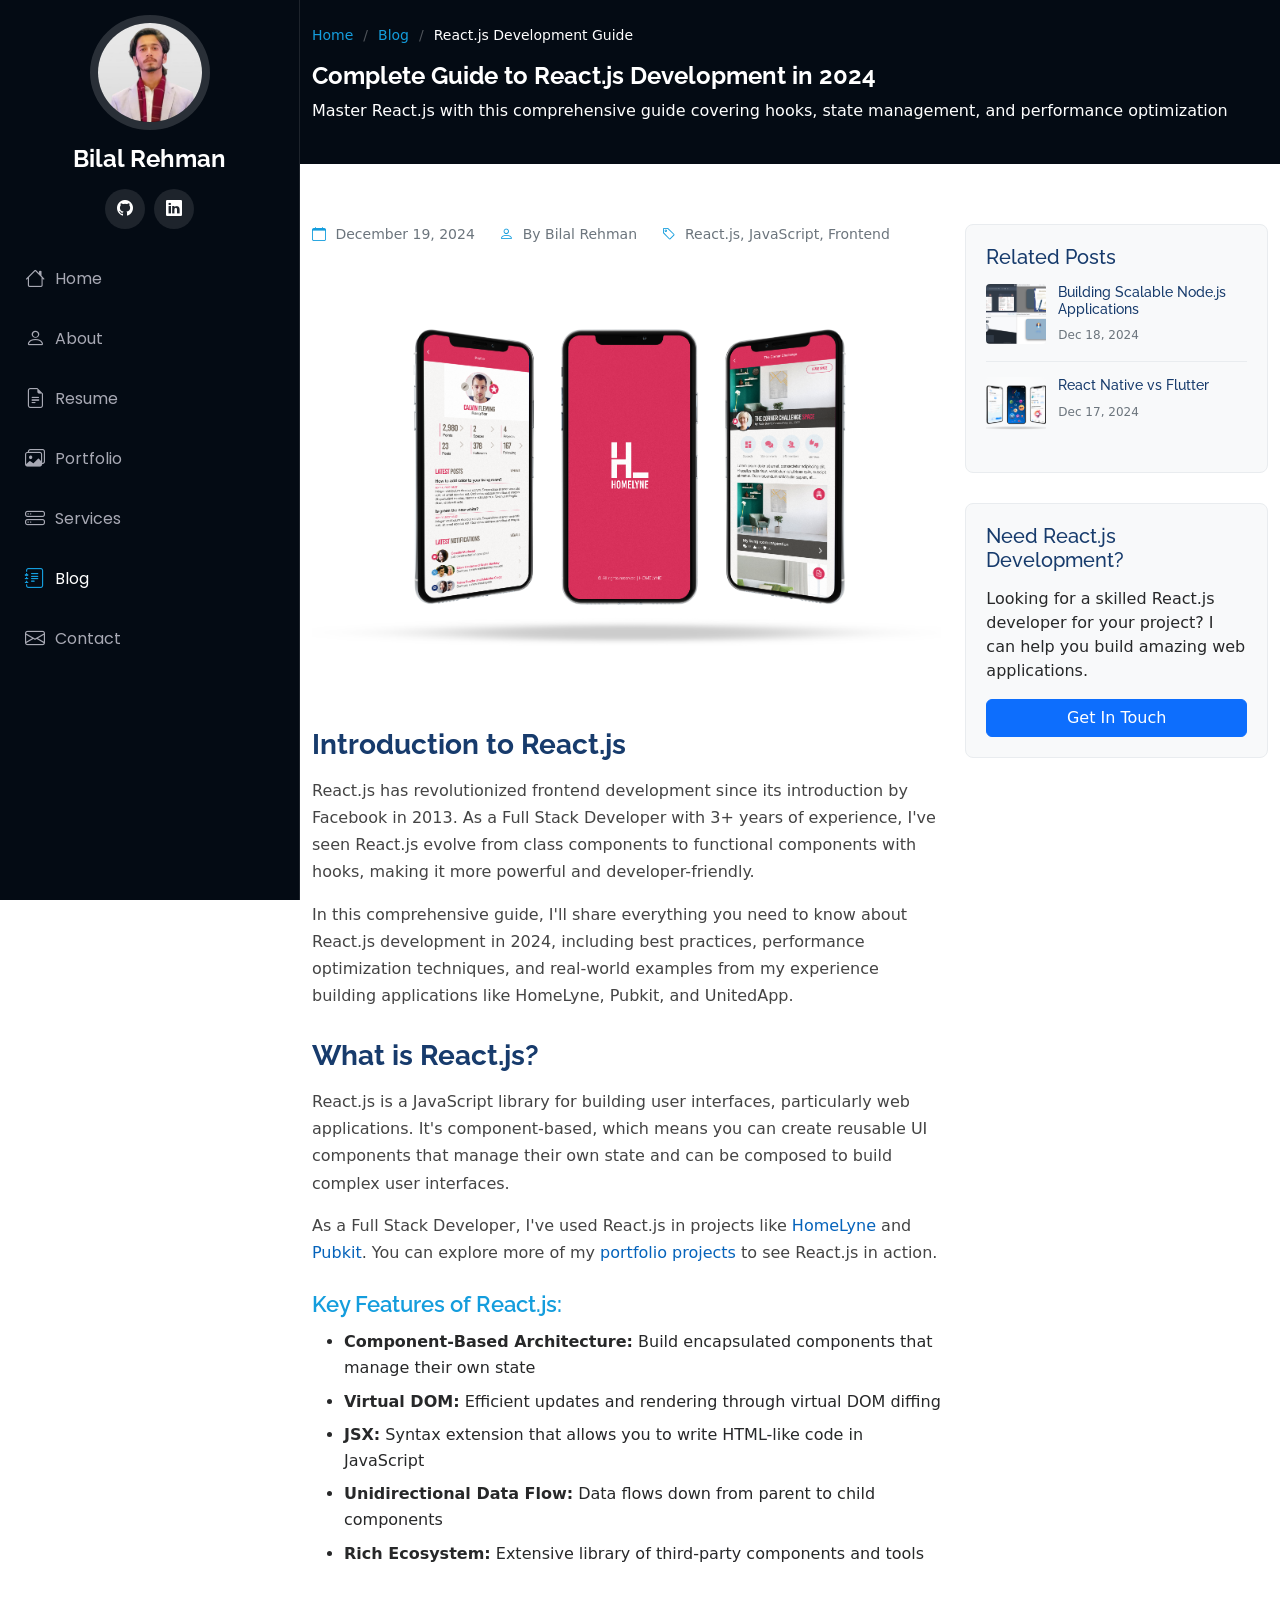
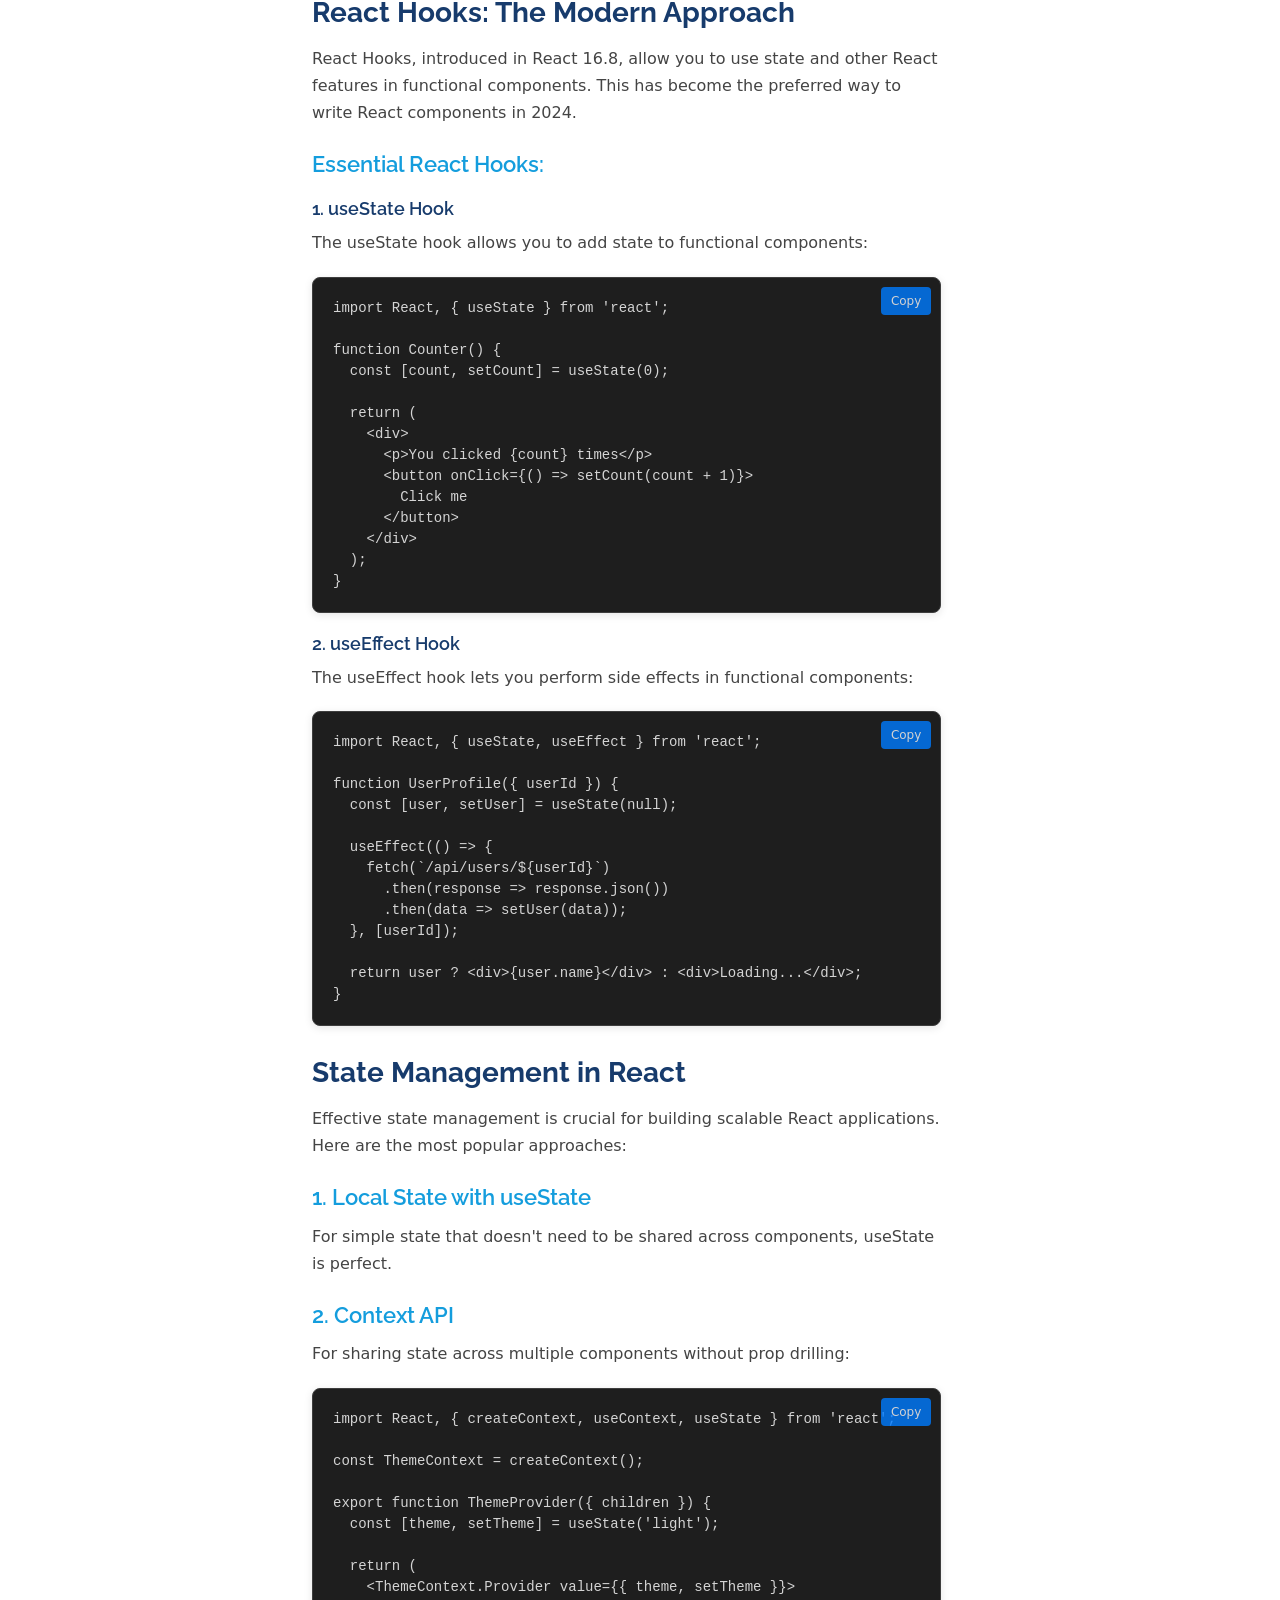
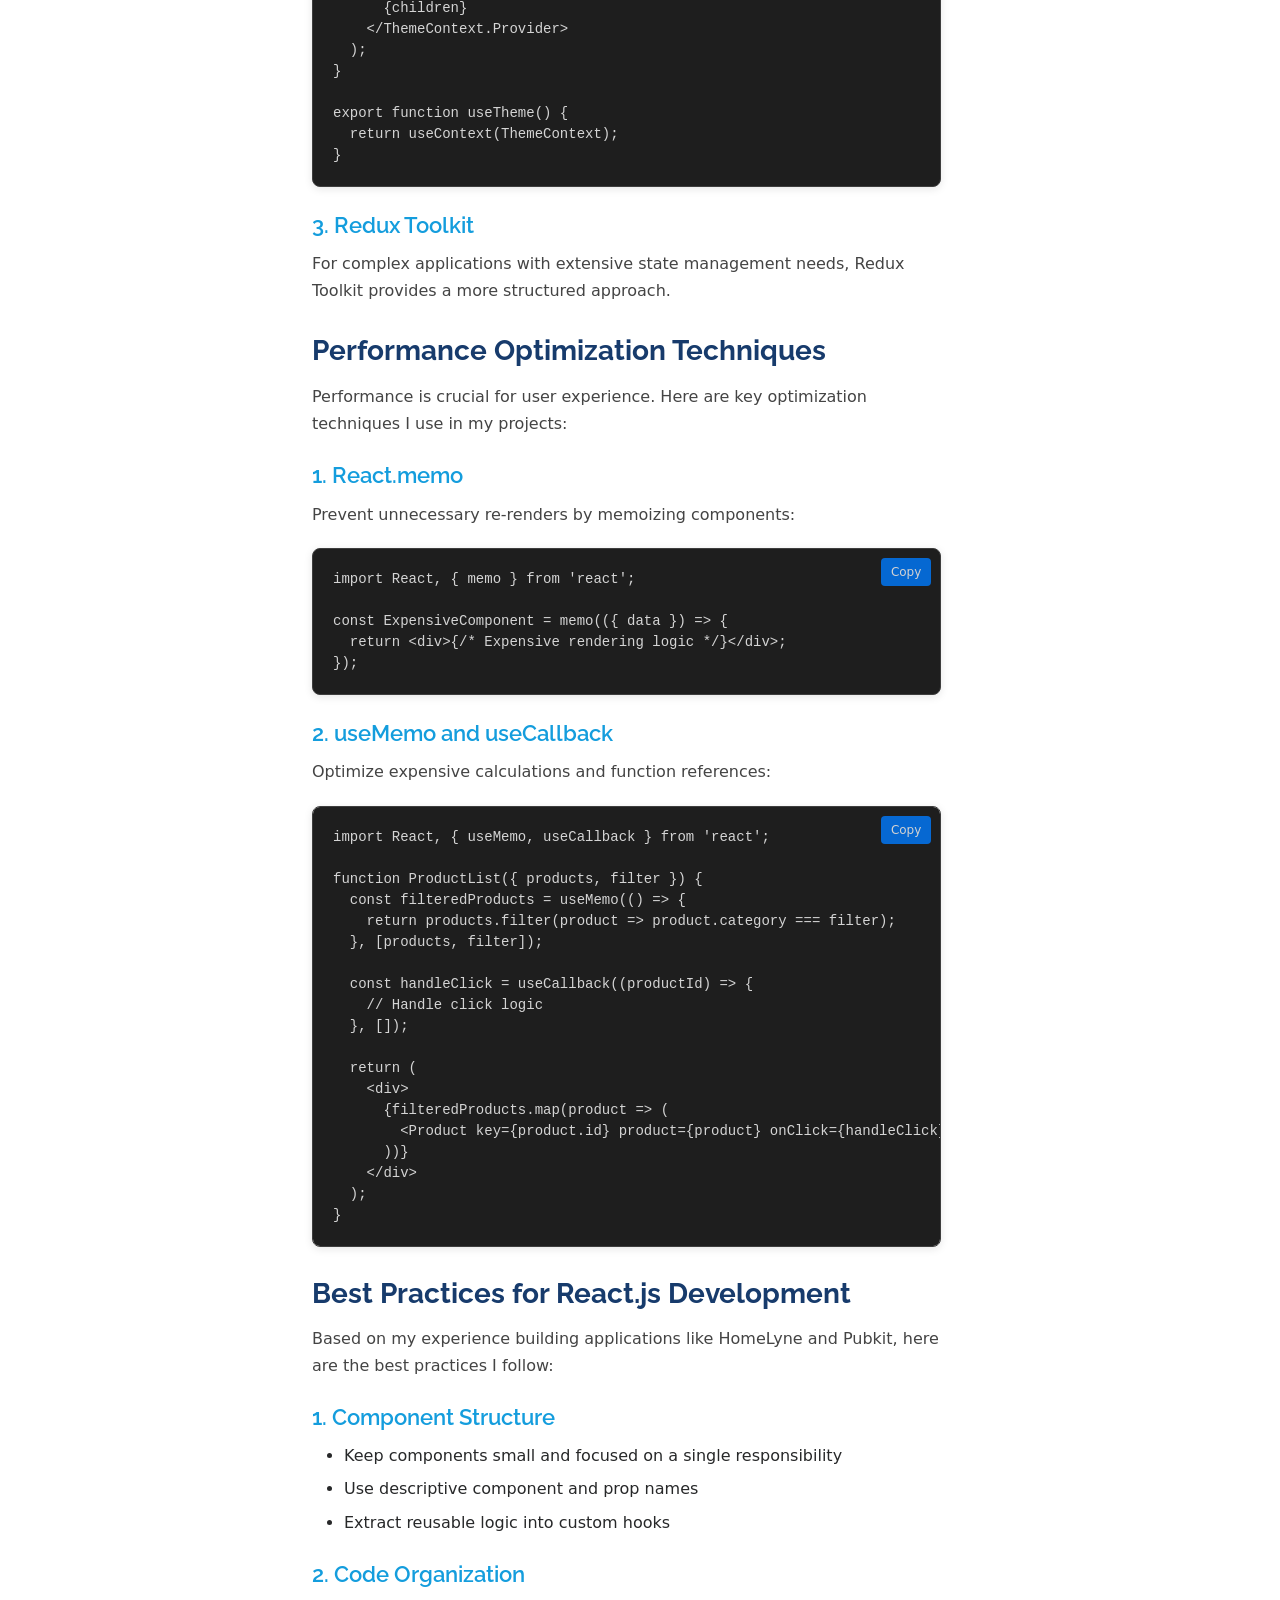
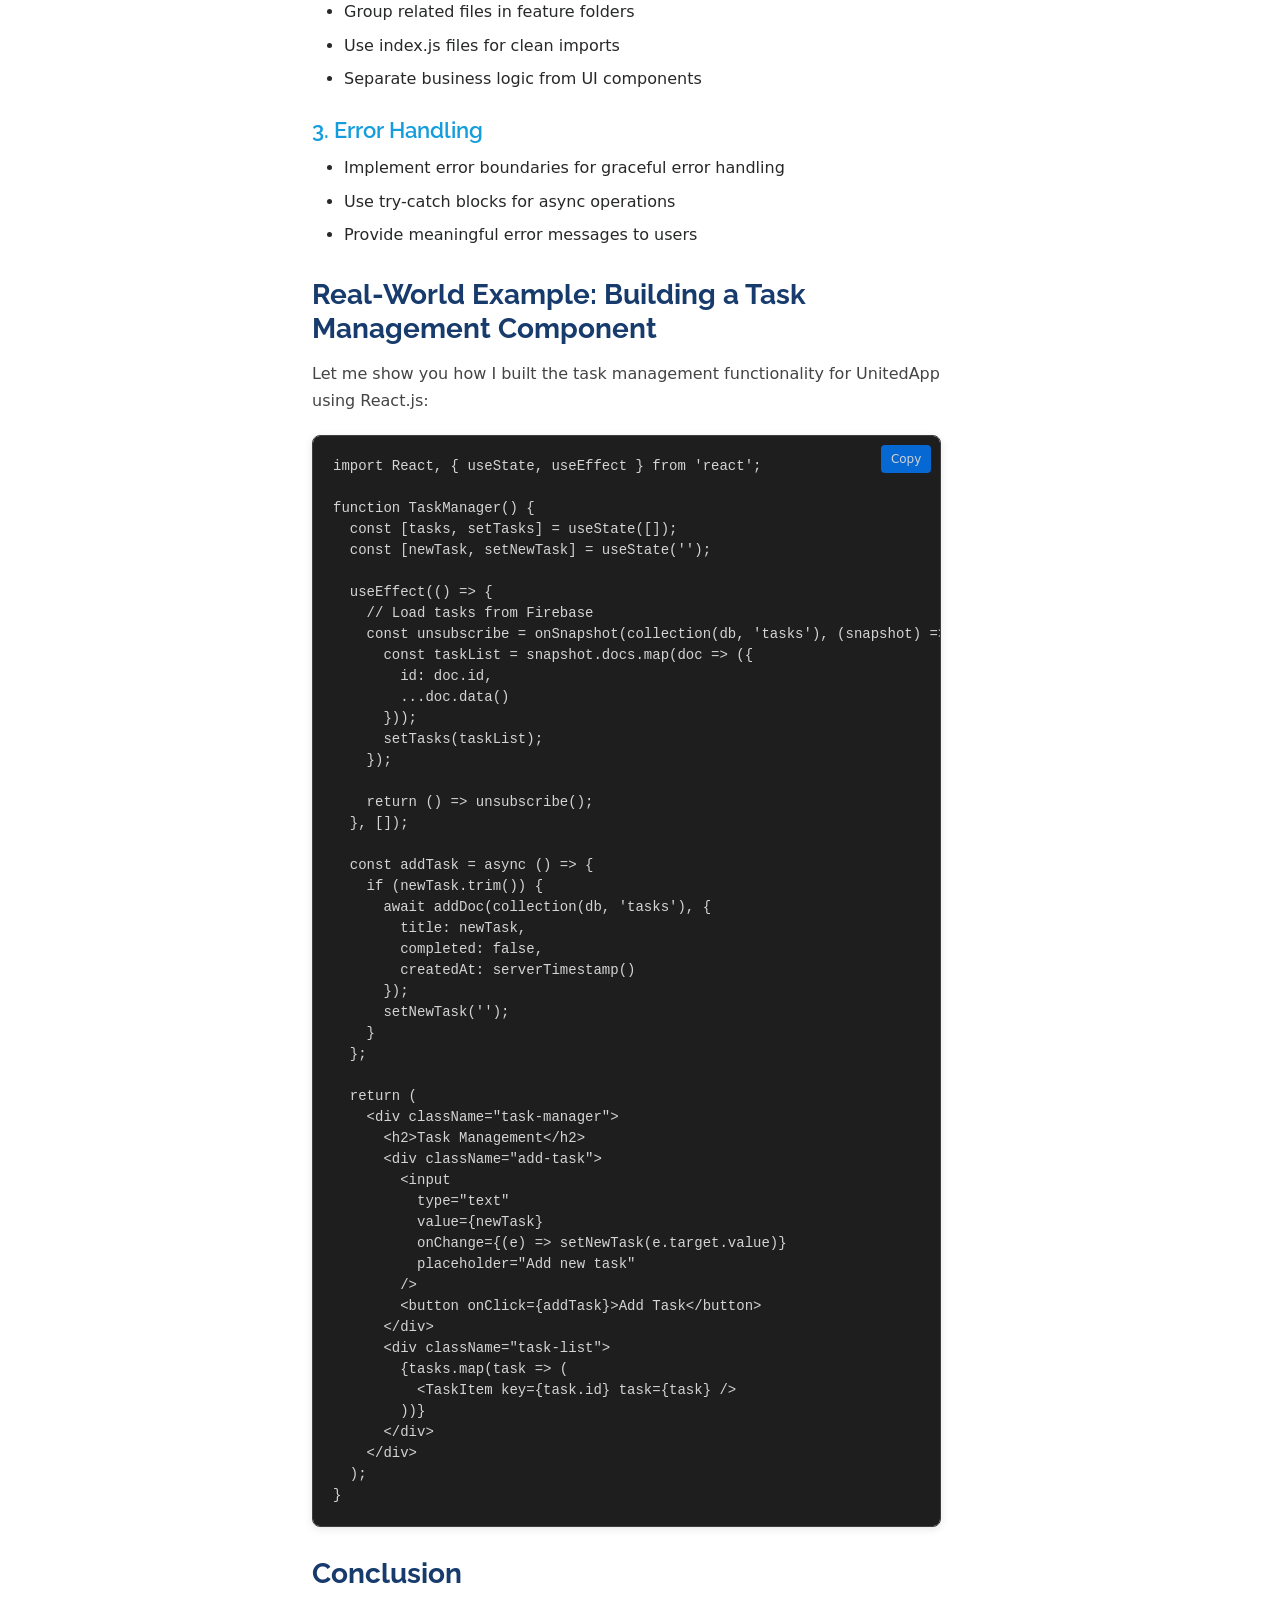
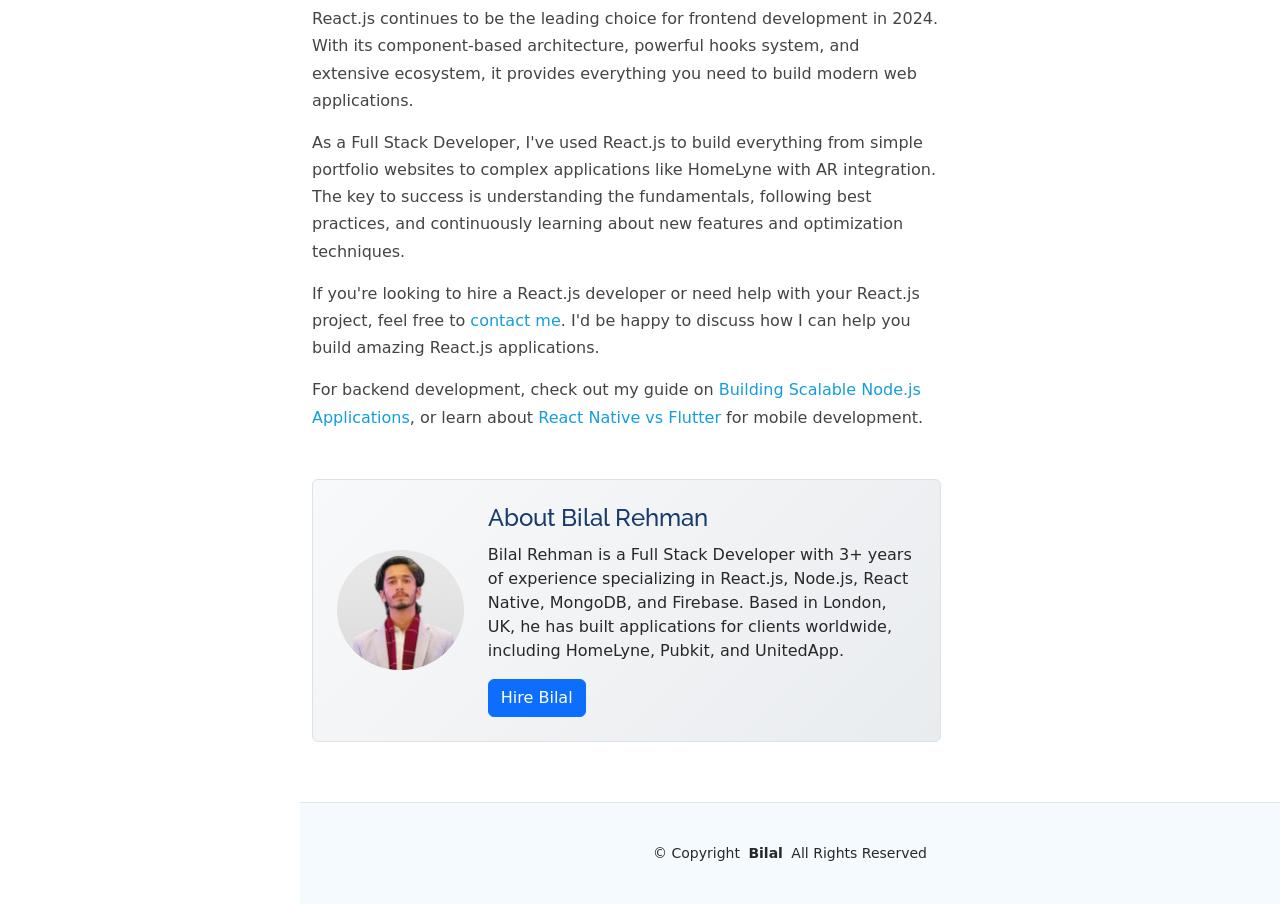
<file: blog/react-js-development-guide.html>
<!DOCTYPE html>
<html lang="en">

<head>
  <meta charset="utf-8">
  <meta content="width=device-width, initial-scale=1.0" name="viewport">
  <title>Complete Guide to React.js Development in 2024 | Bilal Rehman</title>
  <meta
    content="Learn React.js development from scratch with this comprehensive guide. Covers hooks, state management, performance optimization, and best practices for 2024."
    name="description">
  <meta
    content="React.js Tutorial, React Hooks, React State Management, React Performance, JavaScript Framework, Frontend Development, React Best Practices"
    name="keywords">

  <!-- Canonical URL -->
  <link rel="canonical" href="https://bilalrehman.me/blog/react-js-development-guide.html">

  <!-- Favicons -->
  <link href="../assets/img/favicon.png" rel="icon">
  <link href="../assets/img/apple-touch-icon.png" rel="apple-touch-icon">

  <!-- Fonts -->
  <link href="https://fonts.googleapis.com" rel="preconnect">
  <link href="https://fonts.gstatic.com" rel="preconnect" crossorigin>
  <link href="https://www.googletagmanager.com" rel="preconnect">
  <!-- Preload critical fonts -->
  <link rel="preload"
    href="https://fonts.googleapis.com/css2?family=Raleway:wght@400;700&family=Poppins:wght@400;600&display=swap"
    as="style" onload="this.onload=null;this.rel='stylesheet'">
  <noscript>
    <link href="https://fonts.googleapis.com/css2?family=Raleway:wght@400;700&family=Poppins:wght@400;600&display=swap"
      rel="stylesheet">
  </noscript>

  <!-- Vendor CSS Files -->
  <link href="../assets/vendor/bootstrap/css/bootstrap.min.css" rel="stylesheet">
  <link href="../assets/vendor/bootstrap-icons/bootstrap-icons.css" rel="stylesheet">
  <link href="../assets/vendor/aos/aos.css" rel="stylesheet">

  <!-- Main CSS File -->
  <link href="../assets/css/main.css" rel="stylesheet">

  <!-- Custom Blog Styles -->
  <style>
    /* Code Block Styling - ChatGPT Style */
    .blog-post-text pre {
      background-color: #1e1e1e;
      color: #d4d4d4;
      padding: 20px;
      border-radius: 8px;
      overflow-x: auto;
      margin: 20px 0;
      border: 1px solid #3e3e3e;
      font-family: 'Consolas', 'Monaco', 'Courier New', monospace;
      font-size: 14px;
      line-height: 1.5;
      box-shadow: 0 2px 8px rgba(0, 0, 0, 0.1);
    }

    .blog-post-text pre code {
      background: none;
      padding: 0;
      color: inherit;
      font-size: inherit;
    }

    /* Inline Code Styling */
    .blog-post-text code:not(pre code) {
      background-color: #f1f1f1;
      color: #d63384;
      padding: 2px 6px;
      border-radius: 4px;
      font-family: 'Consolas', 'Monaco', 'Courier New', monospace;
      font-size: 0.9em;
      border: 1px solid #e0e0e0;
    }

    /* Syntax Highlighting Colors */
    .blog-post-text pre code {
      color: #d4d4d4;
    }

    /* Copy Button for Code Blocks */
    .code-block-wrapper {
      position: relative;
    }

    .copy-code-btn {
      position: absolute;
      top: 10px;
      right: 10px;
      background: #007bff;
      color: white;
      border: none;
      padding: 5px 10px;
      border-radius: 4px;
      font-size: 12px;
      cursor: pointer;
      opacity: 0.8;
      transition: opacity 0.3s;
    }

    .copy-code-btn:hover {
      opacity: 1;
    }

    /* Blog Post Specific Styles */
    .blog-post-text h2 {
      color: #173b6c;
      margin-top: 30px;
      margin-bottom: 15px;
      font-size: 28px;
      font-weight: 700;
    }

    .blog-post-text h3 {
      color: #149ddd;
      margin-top: 25px;
      margin-bottom: 12px;
      font-size: 22px;
      font-weight: 600;
    }

    .blog-post-text h4 {
      color: #173b6c;
      margin-top: 20px;
      margin-bottom: 10px;
      font-size: 18px;
      font-weight: 600;
    }

    .blog-post-text ul {
      margin-bottom: 20px;
    }

    .blog-post-text ul li {
      margin-bottom: 8px;
      line-height: 1.6;
    }

    .blog-post-text p {
      margin-bottom: 15px;
      line-height: 1.7;
      color: #444;
    }

    /* Author Bio Styling */
    .author-bio {
      background: linear-gradient(135deg, #f8f9fa 0%, #e9ecef 100%);
      border: 1px solid #dee2e6;
    }

    .author-bio h4 {
      color: #173b6c;
      margin-bottom: 10px;
    }

    /* Sidebar Styling */
    .sidebar-widget {
      background: #f8f9fa;
      padding: 20px;
      border-radius: 8px;
      margin-bottom: 30px;
      border: 1px solid #e9ecef;
    }

    .sidebar-widget h3 {
      color: #173b6c;
      margin-bottom: 15px;
      font-size: 20px;
    }

    .related-post {
      display: flex;
      margin-bottom: 15px;
      padding-bottom: 15px;
      border-bottom: 1px solid #e9ecef;
    }

    .related-post:last-child {
      border-bottom: none;
      margin-bottom: 0;
    }

    .related-post img {
      width: 60px;
      height: 60px;
      object-fit: cover;
      border-radius: 4px;
      margin-right: 12px;
    }

    .related-post-content h4 {
      font-size: 14px;
      margin-bottom: 5px;
    }

    .related-post-content h4 a {
      color: #173b6c;
      text-decoration: none;
    }

    .related-post-content h4 a:hover {
      color: #149ddd;
    }

    .post-date {
      font-size: 12px;
      color: #6c757d;
    }

    /* Blog Post Meta */
    .blog-post-meta {
      color: #6c757d;
      font-size: 14px;
    }

    .blog-post-meta span {
      margin-right: 20px;
    }

    .blog-post-meta i {
      margin-right: 5px;
      color: #149ddd;
    }

    /* Responsive Design */
    @media (max-width: 768px) {
      .blog-post-text pre {
        padding: 15px;
        font-size: 12px;
      }

      .blog-post-text h2 {
        font-size: 24px;
      }

      .blog-post-text h3 {
        font-size: 20px;
      }
    }
  </style>

  <!-- JSON-LD Structured Data -->
  <script type="application/ld+json">
  {
    "@context": "https://schema.org",
    "@type": "Article",
    "headline": "Complete Guide to React.js Development in 2024",
    "description": "Learn React.js development from scratch with this comprehensive guide. Covers hooks, state management, performance optimization, and best practices for 2024.",
    "author": {
      "@type": "Person",
      "name": "Bilal Rehman",
      "jobTitle": "Full Stack Developer",
      "url": "https://bilalrehman.me"
    },
    "publisher": {
      "@type": "Person",
      "name": "Bilal Rehman"
    },
    "datePublished": "2024-12-19",
    "dateModified": "2024-12-19",
    "url": "https://bilalrehman.me/blog/react-js-development-guide.html",
    "mainEntityOfPage": "https://bilalrehman.me/blog/react-js-development-guide.html",
    "image": "https://bilalrehman.me/assets/img/portfolio/app-1.png",
    "articleSection": "Web Development",
    "keywords": ["React.js", "JavaScript", "Frontend Development", "Web Development", "React Hooks", "State Management"]
  }
  </script>

  <!-- Google tag (gtag.js) -->
  <script async src="https://www.googletagmanager.com/gtag/js?id=G-BLZJSQ9806"></script>
  <script>
    window.dataLayer = window.dataLayer || [];
    function gtag() { dataLayer.push(arguments); }
    gtag('js', new Date());
    gtag('config', 'G-BLZJSQ9806');
  </script>
</head>

<body class="blog-post-page">

  <header id="header" class="header dark-background d-flex flex-column">
    <i class="header-toggle d-xl-none bi bi-list"></i>

    <div class="profile-img">
      <img src="../assets/img/my-profile-img.jpg" alt="Bilal Rehman - Full Stack Developer"
        class="img-fluid rounded-circle" loading="lazy">
    </div>

    <a href="../index.html" class="logo d-flex align-items-center justify-content-center">
      <h1 class="sitename">Bilal Rehman</h1>
    </a>

    <div class="social-links text-center">
      <a href="https://github.com/SardarBilal421" class="github"><i class="bi bi-github"></i></a>
      <a href="https://www.linkedin.com/in/bilal142/" class="linkedin"><i class="bi bi-linkedin"></i></a>
    </div>

    <nav id="navmenu" class="navmenu">
      <ul>
        <li><a href="../index.html"><i class="bi bi-house navicon"></i>Home</a></li>
        <li><a href="../index.html#about"><i class="bi bi-person navicon"></i> About</a></li>
        <li><a href="../index.html#resume"><i class="bi bi-file-earmark-text navicon"></i> Resume</a></li>
        <li><a href="../index.html#portfolio"><i class="bi bi-images navicon"></i> Portfolio</a></li>
        <li><a href="../index.html#services"><i class="bi bi-hdd-stack navicon"></i> Services</a></li>
        <li><a href="index.html" class="active"><i class="bi bi-journal-text navicon"></i> Blog</a></li>
        <li><a href="../index.html#contact"><i class="bi bi-envelope navicon"></i> Contact</a></li>
      </ul>
    </nav>

  </header>

  <main class="main">

    <!-- Page Title -->
    <div class="page-title dark-background">
      <div class="container">
        <div class="breadcrumbs mb-3">
          <ol>
            <li><a href="../index.html">Home</a></li>
            <li><a href="index.html">Blog</a></li>
            <li>React.js Development Guide</li>
          </ol>
        </div>
        <h1>Complete Guide to React.js Development in 2024</h1>
        <p>Master React.js with this comprehensive guide covering hooks, state management, and performance optimization
        </p>
      </div>
    </div>

    <!-- Blog Post Content -->
    <section id="blog-post" class="blog-post section">
      <div class="container">

        <div class="row">
          <div class="col-lg-8">

            <article class="blog-post-content">

              <!-- Blog Post Meta -->
              <div class="blog-post-meta mb-4">
                <span><i class="bi bi-calendar"></i> December 19, 2024</span>
                <span><i class="bi bi-person"></i> By Bilal Rehman</span>
                <span><i class="bi bi-tag"></i> React.js, JavaScript, Frontend</span>
              </div>

              <!-- Featured Image -->
              <div class="blog-post-featured-img mb-4">
                <img src="../assets/img/portfolio/app-1.png" alt="React.js Development Guide" class="img-fluid"
                  loading="lazy">
              </div>

              <!-- Blog Post Content -->
              <div class="blog-post-text">

                <h2>Introduction to React.js</h2>
                <p>React.js has revolutionized frontend development since its introduction by Facebook
                  in 2013. As a Full Stack Developer with 3+ years of experience, I've seen React.js
                  evolve from class components to functional components with hooks, making it more
                  powerful and developer-friendly.</p>

                <p>In this comprehensive guide, I'll share everything you need to know about React.js
                  development in 2024, including best practices, performance optimization techniques,
                  and real-world examples from my experience building applications like HomeLyne,
                  Pubkit, and UnitedApp.</p>

                <h2>What is React.js?</h2>
                <p>React.js is a JavaScript library for building user interfaces, particularly web
                  applications. It's component-based, which means you can create reusable UI
                  components that manage their own state and can be composed to build complex user
                  interfaces.</p>

                <p>As a Full Stack Developer, I've used React.js in projects like <a
                    href="../portfolio-details.html?id=homelyne"
                    style="color: #0563bb; text-decoration: none;">HomeLyne</a> and <a
                    href="../portfolio-details.html?id=pubkit"
                    style="color: #0563bb; text-decoration: none;">Pubkit</a>. You can explore more of my <a
                    href="../index.html#portfolio" style="color: #0563bb; text-decoration: none;">portfolio projects</a>
                  to see React.js in action.</p>

                <h3>Key Features of React.js:</h3>
                <ul>
                  <li><strong>Component-Based Architecture:</strong> Build encapsulated components
                    that manage their own state</li>
                  <li><strong>Virtual DOM:</strong> Efficient updates and rendering through virtual
                    DOM diffing</li>
                  <li><strong>JSX:</strong> Syntax extension that allows you to write HTML-like code
                    in JavaScript</li>
                  <li><strong>Unidirectional Data Flow:</strong> Data flows down from parent to child
                    components</li>
                  <li><strong>Rich Ecosystem:</strong> Extensive library of third-party components and
                    tools</li>
                </ul>

                <h2>React Hooks: The Modern Approach</h2>
                <p>React Hooks, introduced in React 16.8, allow you to use state and other React
                  features in functional components. This has become the preferred way to write React
                  components in 2024.</p>

                <h3>Essential React Hooks:</h3>

                <h4>1. useState Hook</h4>
                <p>The useState hook allows you to add state to functional components:</p>
                <pre><code>import React, { useState } from 'react';

function Counter() {
  const [count, setCount] = useState(0);

  return (
    &lt;div&gt;
      &lt;p&gt;You clicked {count} times&lt;/p&gt;
      &lt;button onClick={() =&gt; setCount(count + 1)}&gt;
        Click me
      &lt;/button&gt;
    &lt;/div&gt;
  );
}</code></pre>

                <h4>2. useEffect Hook</h4>
                <p>The useEffect hook lets you perform side effects in functional components:</p>
                <pre><code>import React, { useState, useEffect } from 'react';

function UserProfile({ userId }) {
  const [user, setUser] = useState(null);

  useEffect(() =&gt; {
    fetch(`/api/users/${userId}`)
      .then(response =&gt; response.json())
      .then(data =&gt; setUser(data));
  }, [userId]);

  return user ? &lt;div&gt;{user.name}&lt;/div&gt; : &lt;div&gt;Loading...&lt;/div&gt;;
}</code></pre>

                <h2>State Management in React</h2>
                <p>Effective state management is crucial for building scalable React applications. Here
                  are the most popular approaches:</p>

                <h3>1. Local State with useState</h3>
                <p>For simple state that doesn't need to be shared across components, useState is
                  perfect.</p>

                <h3>2. Context API</h3>
                <p>For sharing state across multiple components without prop drilling:</p>
                <pre><code>import React, { createContext, useContext, useState } from 'react';

const ThemeContext = createContext();

export function ThemeProvider({ children }) {
  const [theme, setTheme] = useState('light');

  return (
    &lt;ThemeContext.Provider value={{ theme, setTheme }}&gt;
      {children}
    &lt;/ThemeContext.Provider&gt;
  );
}

export function useTheme() {
  return useContext(ThemeContext);
}</code></pre>

                <h3>3. Redux Toolkit</h3>
                <p>For complex applications with extensive state management needs, Redux Toolkit
                  provides a more structured approach.</p>

                <h2>Performance Optimization Techniques</h2>
                <p>Performance is crucial for user experience. Here are key optimization techniques I
                  use in my projects:</p>

                <h3>1. React.memo</h3>
                <p>Prevent unnecessary re-renders by memoizing components:</p>
                <pre><code>import React, { memo } from 'react';

const ExpensiveComponent = memo(({ data }) =&gt; {
  return &lt;div&gt;{/* Expensive rendering logic */}&lt;/div&gt;;
});</code></pre>

                <h3>2. useMemo and useCallback</h3>
                <p>Optimize expensive calculations and function references:</p>
                <pre><code>import React, { useMemo, useCallback } from 'react';

function ProductList({ products, filter }) {
  const filteredProducts = useMemo(() =&gt; {
    return products.filter(product =&gt; product.category === filter);
  }, [products, filter]);

  const handleClick = useCallback((productId) =&gt; {
    // Handle click logic
  }, []);

  return (
    &lt;div&gt;
      {filteredProducts.map(product =&gt; (
        &lt;Product key={product.id} product={product} onClick={handleClick} /&gt;
      ))}
    &lt;/div&gt;
  );
}</code></pre>

                <h2>Best Practices for React.js Development</h2>
                <p>Based on my experience building applications like HomeLyne and Pubkit, here are the
                  best practices I follow:</p>

                <h3>1. Component Structure</h3>
                <ul>
                  <li>Keep components small and focused on a single responsibility</li>
                  <li>Use descriptive component and prop names</li>
                  <li>Extract reusable logic into custom hooks</li>
                </ul>

                <h3>2. Code Organization</h3>
                <ul>
                  <li>Group related files in feature folders</li>
                  <li>Use index.js files for clean imports</li>
                  <li>Separate business logic from UI components</li>
                </ul>

                <h3>3. Error Handling</h3>
                <ul>
                  <li>Implement error boundaries for graceful error handling</li>
                  <li>Use try-catch blocks for async operations</li>
                  <li>Provide meaningful error messages to users</li>
                </ul>

                <h2>Real-World Example: Building a Task Management Component</h2>
                <p>Let me show you how I built the task management functionality for UnitedApp using
                  React.js:</p>

                <pre><code>import React, { useState, useEffect } from 'react';

function TaskManager() {
  const [tasks, setTasks] = useState([]);
  const [newTask, setNewTask] = useState('');

  useEffect(() =&gt; {
    // Load tasks from Firebase
    const unsubscribe = onSnapshot(collection(db, 'tasks'), (snapshot) =&gt; {
      const taskList = snapshot.docs.map(doc =&gt; ({
        id: doc.id,
        ...doc.data()
      }));
      setTasks(taskList);
    });

    return () =&gt; unsubscribe();
  }, []);

  const addTask = async () =&gt; {
    if (newTask.trim()) {
      await addDoc(collection(db, 'tasks'), {
        title: newTask,
        completed: false,
        createdAt: serverTimestamp()
      });
      setNewTask('');
    }
  };

  return (
    &lt;div className="task-manager"&gt;
      &lt;h2&gt;Task Management&lt;/h2&gt;
      &lt;div className="add-task"&gt;
        &lt;input
          type="text"
          value={newTask}
          onChange={(e) =&gt; setNewTask(e.target.value)}
          placeholder="Add new task"
        /&gt;
        &lt;button onClick={addTask}&gt;Add Task&lt;/button&gt;
      &lt;/div&gt;
      &lt;div className="task-list"&gt;
        {tasks.map(task =&gt; (
          &lt;TaskItem key={task.id} task={task} /&gt;
        ))}
      &lt;/div&gt;
    &lt;/div&gt;
  );
}</code></pre>

                <h2>Conclusion</h2>
                <p>React.js continues to be the leading choice for frontend development in 2024. With
                  its component-based architecture, powerful hooks system, and extensive ecosystem, it
                  provides everything you need to build modern web applications.</p>

                <p>As a Full Stack Developer, I've used React.js to build everything from simple
                  portfolio websites to complex applications like HomeLyne with AR integration. The
                  key to success is understanding the fundamentals, following best practices, and
                  continuously learning about new features and optimization techniques.</p>

                <p>If you're looking to hire a React.js developer or need help with your React.js
                  project, feel free to <a href="../index.html#contact">contact me</a>. I'd be happy
                  to discuss how I can help you build amazing React.js applications.</p>

                <p>For backend development, check out my guide on <a href="node-js-backend-development.html">Building
                    Scalable Node.js Applications</a>, or learn about <a href="react-native-vs-flutter.html">React
                    Native vs Flutter</a> for mobile development.</p>

              </div>

              <!-- Author Bio -->
              <div class="author-bio mt-5 p-4 bg-light rounded">
                <div class="row align-items-center">
                  <div class="col-md-3">
                    <img src="../assets/img/my-profile-img.jpg" alt="Bilal Rehman" class="img-fluid rounded-circle"
                      loading="lazy">
                  </div>
                  <div class="col-md-9">
                    <h4>About Bilal Rehman</h4>
                    <p>Bilal Rehman is a Full Stack Developer with 3+ years of experience
                      specializing in React.js, Node.js, React Native, MongoDB, and Firebase.
                      Based in London, UK, he has built applications for clients worldwide,
                      including HomeLyne, Pubkit, and UnitedApp.</p>
                    <a href="../index.html#contact" class="btn btn-primary">Hire Bilal</a>
                  </div>
                </div>
              </div>

            </article>

          </div>

          <div class="col-lg-4">
            <aside class="sidebar">

              <!-- Related Posts -->
              <div class="sidebar-widget">
                <h3>Related Posts</h3>
                <div class="related-posts">
                  <div class="related-post">
                    <img src="../assets/img/portfolio/BChain.jpg" alt="Node.js Guide" class="img-fluid" loading="lazy">
                    <div class="related-post-content">
                      <h4><a href="node-js-backend-development.html">Building Scalable Node.js
                          Applications</a></h4>
                      <span class="post-date">Dec 18, 2024</span>
                    </div>
                  </div>
                  <div class="related-post">
                    <img src="../assets/img/portfolio/v4h2o-main.png" alt="React Native Guide" class="img-fluid"
                      loading="lazy">
                    <div class="related-post-content">
                      <h4><a href="react-native-vs-flutter.html">React Native vs Flutter</a></h4>
                      <span class="post-date">Dec 17, 2024</span>
                    </div>
                  </div>
                </div>
              </div>

              <!-- Contact CTA -->
              <div class="sidebar-widget">
                <h3>Need React.js Development?</h3>
                <p>Looking for a skilled React.js developer for your project? I can help you build
                  amazing web applications.</p>
                <a href="../index.html#contact" class="btn btn-primary w-100">Get In Touch</a>
              </div>

            </aside>
          </div>

        </div>

      </div>
    </section>

  </main>

  <footer id="footer" class="footer position-relative light-background">
    <div class="container">
      <div class="copyright text-center">
        <p>© <span>Copyright</span> <strong class="px-1 sitename">Bilal</strong> <span>All Rights
            Reserved</span></p>
      </div>
    </div>
  </footer>

  <!-- Scroll Top -->
  <a href="#" id="scroll-top" class="scroll-top d-flex align-items-center justify-content-center"><i
      class="bi bi-arrow-up-short"></i></a>

  <!-- Preloader -->
  <div id="preloader"></div>

  <!-- Vendor JS Files -->
  <script src="../assets/vendor/bootstrap/js/bootstrap.bundle.min.js"></script>
  <script src="../assets/vendor/aos/aos.js"></script>

  <!-- Main JS File -->
  <script src="../assets/js/main.js"></script>

  <!-- Copy Code Functionality -->
  <script>
    // Add copy buttons to all code blocks
    document.addEventListener('DOMContentLoaded', function () {
      const codeBlocks = document.querySelectorAll('pre code');

      codeBlocks.forEach(function (codeBlock) {
        const pre = codeBlock.parentElement;

        // Create wrapper div
        const wrapper = document.createElement('div');
        wrapper.className = 'code-block-wrapper';

        // Create copy button
        const copyBtn = document.createElement('button');
        copyBtn.className = 'copy-code-btn';
        copyBtn.textContent = 'Copy';
        copyBtn.onclick = function () {
          navigator.clipboard.writeText(codeBlock.textContent).then(function () {
            copyBtn.textContent = 'Copied!';
            setTimeout(function () {
              copyBtn.textContent = 'Copy';
            }, 2000);
          });
        };

        // Wrap the pre element
        pre.parentNode.insertBefore(wrapper, pre);
        wrapper.appendChild(pre);
        wrapper.appendChild(copyBtn);
      });
    });
  </script>

</body>

</html>
</file>
<file: assets/css/main.css>
/**
* Template Name: iPortfolio
* Template URL: https://bootstrapmade.com/iportfolio-bootstrap-portfolio-websites-template/
* Updated: Jun 29 2024 with Bootstrap v5.3.3
* Author: BootstrapMade.com
* License: https://bootstrapmade.com/license/
*/

/*--------------------------------------------------------------
# Font & Color Variables
# Help: https://bootstrapmade.com/color-system/
--------------------------------------------------------------*/
/* Fonts */
:root {
  --default-font: "Roboto",  system-ui, -apple-system, "Segoe UI", Roboto, "Helvetica Neue", Arial, "Noto Sans", "Liberation Sans", sans-serif, "Apple Color Emoji", "Segoe UI Emoji", "Segoe UI Symbol", "Noto Color Emoji";
  --heading-font: "Raleway",  sans-serif;
  --nav-font: "Poppins",  sans-serif;
}

/* Font Display Optimization */
@font-face {
  font-family: 'Raleway';
  font-display: swap;
}

@font-face {
  font-family: 'Poppins';
  font-display: swap;
}

/* Global Colors - The following color variables are used throughout the website. Updating them here will change the color scheme of the entire website */
:root { 
  --background-color: #ffffff; /* Background color for the entire website, including individual sections */
  --default-color: #272829; /* Default color used for the majority of the text content across the entire website */
  --heading-color: #050d18; /* Color for headings, subheadings and title throughout the website */
  --accent-color: #149ddd; /* Accent color that represents your brand on the website. It's used for buttons, links, and other elements that need to stand out */
  --surface-color: #ffffff; /* The surface color is used as a background of boxed elements within sections, such as cards, icon boxes, or other elements that require a visual separation from the global background. */
  --contrast-color: #ffffff; /* Contrast color for text, ensuring readability against backgrounds of accent, heading, or default colors. */
}

/* Nav Menu Colors - The following color variables are used specifically for the navigation menu. They are separate from the global colors to allow for more customization options */
:root {
  --nav-color: #a8a9b4;  /* The default color of the main navmenu links */
  --nav-hover-color: #ffffff; /* Applied to main navmenu links when they are hovered over or active */
  --nav-mobile-background-color: #040b14; /* Used as the background color for mobile navigation menu */
  --nav-dropdown-background-color: #040b14; /* Used as the background color for dropdown items that appear when hovering over primary navigation items */
  --nav-dropdown-color: #a8a9b4; /* Used for navigation links of the dropdown items in the navigation menu. */
  --nav-dropdown-hover-color: #ffffff; /* Similar to --nav-hover-color, this color is applied to dropdown navigation links when they are hovered over. */
}

/* Color Presets - These classes override global colors when applied to any section or element, providing reuse of the sam color scheme. */

.light-background {
  --background-color: #f4fafd;
  --surface-color: #ffffff;
}

.dark-background {
  --background-color: #040b14;
  --default-color: #ffffff;
  --heading-color: #ffffff;
  --surface-color: #151f2b;
  --contrast-color: #ffffff;
}

/* Smooth scroll */
:root {
  scroll-behavior: smooth;
}

/*--------------------------------------------------------------
# General Styling & Shared Classes
--------------------------------------------------------------*/
body {
  color: var(--default-color);
  background-color: var(--background-color);
  font-family: var(--default-font);
}

a {
  color: var(--accent-color);
  text-decoration: none;
  transition: 0.3s;
}

a:hover {
  color: color-mix(in srgb, var(--accent-color), transparent 25%);
  text-decoration: none;
}

h1,
h2,
h3,
h4,
h5,
h6 {
  color: var(--heading-color);
  font-family: var(--heading-font);
}

/* PHP Email Form Messages
------------------------------*/
.php-email-form .error-message {
  display: none;
  background: #df1529;
  color: #ffffff;
  text-align: left;
  padding: 15px;
  margin-bottom: 24px;
  font-weight: 600;
}

.php-email-form .sent-message {
  display: none;
  color: #ffffff;
  background: #059652;
  text-align: center;
  padding: 15px;
  margin-bottom: 24px;
  font-weight: 600;
}

.php-email-form .loading {
  display: none;
  background: var(--surface-color);
  text-align: center;
  padding: 15px;
  margin-bottom: 24px;
}

.php-email-form .loading:before {
  content: "";
  display: inline-block;
  border-radius: 50%;
  width: 24px;
  height: 24px;
  margin: 0 10px -6px 0;
  border: 3px solid var(--accent-color);
  border-top-color: var(--surface-color);
  animation: php-email-form-loading 1s linear infinite;
}

@keyframes php-email-form-loading {
  0% {
    transform: rotate(0deg);
  }

  100% {
    transform: rotate(360deg);
  }
}

/*--------------------------------------------------------------
# Global Header
--------------------------------------------------------------*/
.header {
  color: var(--default-color);
  background-color: var(--background-color);
  position: fixed;
  top: 0;
  left: 0;
  bottom: 0;
  padding: 0 15px;
  width: 300px;
  transition: all ease-in-out 0.3s;
  overflow-y: auto;
  z-index: 997;
  border-right: 1px solid color-mix(in srgb, var(--default-color), transparent 90%);
}

.header .profile-img img {
  margin: 15px auto;
  display: block;
  width: 120px;
  border: 8px solid color-mix(in srgb, var(--default-color), transparent 85%);
}

.header .logo {
  line-height: 1;
  margin-bottom: 15px;
}

.header .logo img {
  max-height: 32px;
  margin-right: 8px;
}

.header .logo h1 {
  font-size: 24px;
  margin: 0;
  font-weight: 700;
  color: var(--heading-color);
}

.header .social-links {
  margin: 0 0 20px 0;
}

.header .social-links a {
  font-size: 16px;
  display: inline-flex;
  align-items: center;
  justify-content: center;
  background: color-mix(in srgb, var(--default-color), transparent 90%);
  color: var(--default-color);
  margin: 0 2px;
  border-radius: 50%;
  text-align: center;
  width: 40px;
  height: 40px;
  transition: 0.3s;
}

.header .social-links a:hover {
  color: var(--contrast-color);
  background: var(--accent-color);
}

@media (min-width: 1200px) {

  .header~main,
  .header~#footer {
    margin-left: 300px;
  }
}

@media (max-width: 1199px) {
  .header {
    left: -100%;
  }
}

.header.header-show {
  left: 0;
}

.header .header-toggle {
  color: var(--contrast-color);
  background-color: var(--accent-color);
  font-size: 22px;
  display: flex;
  align-items: center;
  justify-content: center;
  width: 40px;
  height: 40px;
  border-radius: 50%;
  cursor: pointer;
  position: fixed;
  top: 15px;
  right: 15px;
  z-index: 9999;
  transition: background-color 0.3s;
}

.header .header-toggle:hover {
  color: var(--contrast-color);
  background-color: color-mix(in srgb, var(--accent-color) 90%, white 15%);
}

/*--------------------------------------------------------------
# Navigation Menu
--------------------------------------------------------------*/
.mobile-nav-toggle {
  display: none;
}

.navmenu {
  padding: 0;
  z-index: 9997;
}

.navmenu ul {
  list-style: none;
  padding: 0 0 20px 0;
  margin: 0;
}

.navmenu a,
.navmenu a:focus {
  color: var(--nav-color);
  padding: 15px 10px;
  font-family: var(--nav-font);
  font-size: 16px;
  font-weight: 400;
  display: flex;
  align-items: center;
  white-space: nowrap;
  transition: 0.3s;
  width: 100%;
}

.navmenu a .navicon,
.navmenu a:focus .navicon {
  font-size: 20px;
  margin-right: 10px;
}

.navmenu a .toggle-dropdown,
.navmenu a:focus .toggle-dropdown {
  font-size: 12px;
  line-height: 0;
  margin-left: auto;
  width: 30px;
  height: 30px;
  display: flex;
  align-items: center;
  justify-content: center;
  border-radius: 50%;
  transition: 0.3s;
  flex-shrink: 0;
  background-color: color-mix(in srgb, var(--accent-color), transparent 90%);
}

.navmenu a .toggle-dropdown:hover,
.navmenu a:focus .toggle-dropdown:hover {
  background-color: var(--accent-color);
  color: var(--contrast-color);
}

.navmenu a:hover,
.navmenu .active,
.navmenu .active:focus {
  color: var(--nav-hover-color);
}

.navmenu a:hover .navicon,
.navmenu .active .navicon,
.navmenu .active:focus .navicon {
  color: var(--accent-color);
}

.navmenu .active .toggle-dropdown,
.navmenu .active:focus .toggle-dropdown {
  background-color: var(--accent-color);
  color: var(--contrast-color);
  transform: rotate(180deg);
}

.navmenu .dropdown {
  display: block;
}

.navmenu .dropdown a,
.navmenu .dropdown a:focus {
  color: --nav-dropdown-color;
}

.navmenu .dropdown a:hover,
.navmenu .dropdown .active,
.navmenu .dropdown .active:focus {
  color: var(--nav-dropdown-hover-color);
}

.navmenu .dropdown ul {
  position: static;
  display: none;
  z-index: 99;
  padding: 5px 10px;
  margin: 5px 10px;
  background-color: var(--nav-dropdown-background-color);
  border: 1px solid color-mix(in srgb, var(--default-color), transparent 90%);
  box-shadow: none;
  transition: all 0.5s ease-in-out;
}

.navmenu .dropdown ul ul {
  background-color: rgba(33, 37, 41, 0.1);
}

.navmenu .dropdown>.dropdown-active {
  display: block;
  background-color: rgba(33, 37, 41, 0.03);
}

/*--------------------------------------------------------------
# Global Footer
--------------------------------------------------------------*/
.footer {
  color: var(--default-color);
  background-color: var(--background-color);
  font-size: 14px;
  padding: 40px 0;
  position: relative;
  border-top: 1px solid color-mix(in srgb, var(--default-color), transparent 90%);
}

.footer .copyright p {
  margin-bottom: 0;
}

.footer .credits {
  margin-top: 4px;
  font-size: 13px;
  text-align: center;
}

/*--------------------------------------------------------------
# Preloader
--------------------------------------------------------------*/
#preloader {
  position: fixed;
  inset: 0;
  z-index: 999999;
  overflow: hidden;
  background: var(--background-color);
  transition: all 0.6s ease-out;
}

#preloader:before {
  content: "";
  position: fixed;
  top: calc(50% - 30px);
  left: calc(50% - 30px);
  border: 6px solid #ffffff;
  border-color: var(--accent-color) transparent var(--accent-color) transparent;
  border-radius: 50%;
  width: 60px;
  height: 60px;
  animation: animate-preloader 1.5s linear infinite;
}

@keyframes animate-preloader {
  0% {
    transform: rotate(0deg);
  }

  100% {
    transform: rotate(360deg);
  }
}

/*--------------------------------------------------------------
# Scroll Top Button
--------------------------------------------------------------*/
.scroll-top {
  position: fixed;
  visibility: hidden;
  opacity: 0;
  right: 15px;
  bottom: -15px;
  z-index: 99999;
  background-color: var(--accent-color);
  width: 44px;
  height: 44px;
  border-radius: 50px;
  transition: all 0.4s;
}

.scroll-top i {
  font-size: 24px;
  color: var(--contrast-color);
  line-height: 0;
}

.scroll-top:hover {
  background-color: color-mix(in srgb, var(--accent-color), transparent 20%);
  color: var(--contrast-color);
}

.scroll-top.active {
  visibility: visible;
  opacity: 1;
  bottom: 15px;
}

/*--------------------------------------------------------------
# Disable aos animation delay on mobile devices
--------------------------------------------------------------*/
@media screen and (max-width: 768px) {
  [data-aos-delay] {
    transition-delay: 0 !important;
  }
}

/*--------------------------------------------------------------
# Global Page Titles & Breadcrumbs
--------------------------------------------------------------*/
.page-title {
  color: var(--default-color);
  background-color: var(--background-color);
  padding: 25px 0;
  position: relative;
}

.page-title h1 {
  font-size: 24px;
  font-weight: 700;
}

.page-title .breadcrumbs ol {
  display: flex;
  flex-wrap: wrap;
  list-style: none;
  padding: 0;
  margin: 0;
  font-size: 14px;
  font-weight: 400;
}

.page-title .breadcrumbs ol li+li {
  padding-left: 10px;
}

.page-title .breadcrumbs ol li+li::before {
  content: "/";
  display: inline-block;
  padding-right: 10px;
  color: color-mix(in srgb, var(--default-color), transparent 70%);
}

/*--------------------------------------------------------------
# Global Sections
--------------------------------------------------------------*/
section,
.section {
  color: var(--default-color);
  background-color: var(--background-color);
  padding: 60px 0;
  overflow: clip;
}

/*--------------------------------------------------------------
# Global Section Titles
--------------------------------------------------------------*/
.section-title {
  padding-bottom: 60px;
  position: relative;
}

.section-title h2 {
  font-size: 32px;
  font-weight: 700;
  margin-bottom: 20px;
  padding-bottom: 20px;
  position: relative;
}

.section-title h2:after {
  content: "";
  position: absolute;
  display: block;
  width: 50px;
  height: 3px;
  background: var(--accent-color);
  left: 0;
  bottom: 0;
}

.section-title p {
  margin-bottom: 0;
}

/*--------------------------------------------------------------
# Hero Section
--------------------------------------------------------------*/
.hero {
  width: 100%;
  min-height: 100vh;
  position: relative;
  padding: 80px 0;
  display: flex;
  align-items: center;
  justify-content: center;
}

.hero img {
  position: absolute;
  inset: 0;
  display: block;
  width: 100%;
  height: 100%;
  object-fit: cover;
  z-index: 1;
}

.hero:before {
  content: "";
  background: color-mix(in srgb, var(--background-color), transparent 70%);
  position: absolute;
  inset: 0;
  z-index: 2;
}

.hero .container {
  position: relative;
  z-index: 3;
}

.hero h2 {
  margin: 0;
  font-size: 64px;
  font-weight: 700;
}

.hero p {
  margin: 5px 0 0 0;
  font-size: 26px;
}

.hero p span {
  letter-spacing: 1px;
  border-bottom: 2px solid var(--accent-color);
}

.hero .social-links {
  margin-top: 25px;
}

.hero .social-links a {
  font-size: 24px;
  display: inline-block;
  color: color-mix(in srgb, var(--default-color), transparent 50%);
  line-height: 1;
  margin-right: 20px;
  transition: 0.3s;
}

.hero .social-links a:hover {
  color: var(--accent-color);
}

@media (max-width: 768px) {
  .hero h2 {
    font-size: 32px;
  }

  .hero p {
    font-size: 20px;
  }
}

/*--------------------------------------------------------------
# About Section
--------------------------------------------------------------*/
.about .content h2 {
  font-weight: 700;
  font-size: 24px;
}

.about .content ul {
  list-style: none;
  padding: 0;
}

.about .content ul li {
  margin-bottom: 20px;
  display: flex;
  align-items: center;
}

.about .content ul strong {
  margin-right: 10px;
}

.about .content ul i {
  font-size: 16px;
  margin-right: 5px;
  color: var(--accent-color);
  line-height: 0;
}

/*--------------------------------------------------------------
# Stats Section
--------------------------------------------------------------*/
.stats .stats-item {
  padding: 30px;
  width: 100%;
}

.stats .stats-item i {
  color: var(--accent-color);
  display: block;
  font-size: 44px;
  float: left;
  line-height: 0;
}

.stats .stats-item .purecounter {
  color: var(--heading-color);
  font-size: 48px;
  line-height: 40px;
  display: block;
  font-weight: 700;
  margin-left: 60px;
}

.stats .stats-item p {
  color: color-mix(in srgb, var(--default-color), transparent 40%);
  padding: 15px 0 0 0;
  margin: 0 0 0 60px;
  font-family: var(--heading-font);
  font-size: 14px;
}

/*--------------------------------------------------------------
# Skills Section
--------------------------------------------------------------*/
.skills .progress {
  height: 60px;
  display: block;
  background: none;
  border-radius: 0;
}

.skills .progress .skill {
  color: var(--heading-color);
  padding: 0;
  margin: 0 0 6px 0;
  text-transform: uppercase;
  display: block;
  font-weight: 600;
  font-family: var(--heading-font);
}

.skills .progress .skill .val {
  float: right;
  font-style: normal;
}

.skills .progress-bar-wrap {
  background: color-mix(in srgb, var(--default-color), transparent 90%);
  height: 10px;
}

.skills .progress-bar {
  width: 1px;
  height: 10px;
  transition: 0.9s;
  background-color: var(--accent-color);
}

/*--------------------------------------------------------------
# Resume Section
--------------------------------------------------------------*/
.resume .resume-title {
  color: var(--heading-color);
  font-size: 26px;
  font-weight: 700;
  margin-top: 20px;
  margin-bottom: 20px;
}

.resume .resume-item {
  padding: 0 0 20px 20px;
  margin-top: -2px;
  border-left: 2px solid var(--accent-color);
  position: relative;
}

.resume .resume-item h4 {
  line-height: 18px;
  font-size: 18px;
  font-weight: 600;
  text-transform: uppercase;
  color: color-mix(in srgb, var(--default-color), transparent 20%);
  margin-bottom: 10px;
}

.resume .resume-item h5 {
  font-size: 16px;
  padding: 5px 15px;
  display: inline-block;
  font-weight: 600;
  margin-bottom: 10px;
}

.resume .resume-item ul {
  padding-left: 20px;
}

.resume .resume-item ul li {
  padding-bottom: 10px;
}

.resume .resume-item:last-child {
  padding-bottom: 0;
}

.resume .resume-item::before {
  content: "";
  position: absolute;
  width: 16px;
  height: 16px;
  border-radius: 50px;
  left: -9px;
  top: 0;
  background: var(--background-color);
  border: 2px solid var(--accent-color);
}

/*--------------------------------------------------------------
# Portfolio Section
--------------------------------------------------------------*/
.portfolio .portfolio-filters {
  padding: 0;
  margin: 0 auto 20px auto;
  list-style: none;
  text-align: center;
}

.portfolio .portfolio-filters li {
  cursor: pointer;
  display: inline-block;
  padding: 0;
  font-size: 14px;
  font-weight: 400;
  margin: 0 10px;
  line-height: 1;
  text-transform: uppercase;
  margin-bottom: 10px;
  transition: all 0.3s ease-in-out;
}

.portfolio .portfolio-filters li:hover,
.portfolio .portfolio-filters li.filter-active {
  color: var(--accent-color);
}

.portfolio .portfolio-filters li:first-child {
  margin-left: 0;
}

.portfolio .portfolio-filters li:last-child {
  margin-right: 0;
}

@media (max-width: 575px) {
  .portfolio .portfolio-filters li {
    font-size: 14px;
    margin: 0 5px;
  }
}

.portfolio .portfolio-content {
  position: relative;
  overflow: hidden;
}

.portfolio .portfolio-content img {
  transition: 0.3s;
}

.portfolio .portfolio-content .portfolio-info {
  opacity: 0;
  position: absolute;
  inset: 0;
  z-index: 3;
  transition: all ease-in-out 0.3s;
  background: rgba(0, 0, 0, 0.6);
  padding: 15px;
}

.portfolio .portfolio-content .portfolio-info h4 {
  font-size: 14px;
  padding: 5px 10px;
  font-weight: 400;
  color: #ffffff;
  display: inline-block;
  background-color: var(--accent-color);
}

.portfolio .portfolio-content .portfolio-info p {
  position: absolute;
  bottom: 10px;
  text-align: center;
  display: inline-block;
  left: 0;
  right: 0;
  font-size: 16px;
  font-weight: 600;
  color: rgba(255, 255, 255, 0.8);
}

.portfolio .portfolio-content .portfolio-info .preview-link,
.portfolio .portfolio-content .portfolio-info .details-link {
  position: absolute;
  left: calc(50% - 40px);
  font-size: 26px;
  top: calc(50% - 14px);
  color: #fff;
  transition: 0.3s;
  line-height: 1.2;
}

.portfolio .portfolio-content .portfolio-info .preview-link:hover,
.portfolio .portfolio-content .portfolio-info .details-link:hover {
  color: var(--accent-color);
}

.portfolio .portfolio-content .portfolio-info .details-link {
  left: 50%;
  font-size: 34px;
  line-height: 0;
}

.portfolio .portfolio-content:hover .portfolio-info {
  opacity: 1;
}

.portfolio .portfolio-content:hover img {
  transform: scale(1.1);
}

/*--------------------------------------------------------------
# Services Section
--------------------------------------------------------------*/
.services .service-item {
  position: relative;
}

.services .service-item .icon {
  background: var(--accent-color);
  display: flex;
  align-items: center;
  justify-content: center;
  width: 54px;
  height: 54px;
  border-radius: 50%;
  transition: 0.5s;
  border: 1px solid var(--accent-color);
  margin-right: 20px;
}

.services .service-item .icon i {
  color: var(--contrast-color);
  font-size: 24px;
  line-height: 0;
}

.services .service-item:hover .icon {
  background: var(--surface-color);
}

.services .service-item:hover .icon i {
  color: var(--accent-color);
}

.services .service-item .title {
  font-weight: 700;
  margin-bottom: 15px;
  font-size: 18px;
}

.services .service-item .title a {
  color: var(--heading-color);
}

.services .service-item .title a:hover {
  color: var(--accent-color);
}

.services .service-item .description {
  line-height: 24px;
  font-size: 14px;
}

/*--------------------------------------------------------------
# Testimonials Section
--------------------------------------------------------------*/
.testimonials .testimonials-carousel,
.testimonials .testimonials-slider {
  overflow: hidden;
}

.testimonials .testimonial-item {
  box-sizing: content-box;
  text-align: center;
  min-height: 320px;
}

.testimonials .testimonial-item .testimonial-img {
  width: 90px;
  border-radius: 50%;
  margin: 0 auto;
}

.testimonials .testimonial-item h3 {
  font-size: 18px;
  font-weight: bold;
  margin: 10px 0 5px 0;
}

.testimonials .testimonial-item h4 {
  font-size: 14px;
  color: color-mix(in srgb, var(--default-color), transparent 20%);
  margin: 0;
}

.testimonials .testimonial-item .quote-icon-left,
.testimonials .testimonial-item .quote-icon-right {
  color: color-mix(in srgb, var(--accent-color), transparent 40%);
  font-size: 26px;
  line-height: 0;
}

.testimonials .testimonial-item .quote-icon-left {
  display: inline-block;
  left: -5px;
  position: relative;
}

.testimonials .testimonial-item .quote-icon-right {
  display: inline-block;
  right: -5px;
  position: relative;
  top: 10px;
  transform: scale(-1, -1);
}

.testimonials .testimonial-item p {
  font-style: italic;
  margin: 0 15px 15px 15px;
  padding: 20px;
  background-color: var(--surface-color);
  position: relative;
  margin-bottom: 35px;
  border-radius: 6px;
  box-shadow: 0px 2px 15px rgba(0, 0, 0, 0.1);
}

.testimonials .testimonial-item p::after {
  content: "";
  width: 0;
  height: 0;
  border-top: 20px solid var(--surface-color);
  border-right: 20px solid transparent;
  border-left: 20px solid transparent;
  position: absolute;
  bottom: -20px;
  left: calc(50% - 20px);
}

.testimonials .swiper-wrapper {
  height: auto;
}

.testimonials .swiper-pagination {
  margin-top: 40px;
  position: relative;
}

.testimonials .swiper-pagination .swiper-pagination-bullet {
  width: 12px;
  height: 12px;
  background-color: var(--background-color);
  opacity: 1;
  border: 1px solid var(--accent-color);
}

.testimonials .swiper-pagination .swiper-pagination-bullet-active {
  background-color: var(--accent-color);
}

/*--------------------------------------------------------------
# Contact Section
--------------------------------------------------------------*/
.contact .info-wrap {
  background-color: var(--surface-color);
  box-shadow: 0px 0px 20px rgba(0, 0, 0, 0.1);
  padding: 30px;
}

@media (max-width: 575px) {
  .contact .info-wrap {
    padding: 20px;
  }
}

.contact .info-item {
  margin-bottom: 40px;
}

.contact .info-item i {
  font-size: 20px;
  color: var(--accent-color);
  background: color-mix(in srgb, var(--accent-color), transparent 92%);
  width: 44px;
  height: 44px;
  display: flex;
  justify-content: center;
  align-items: center;
  border-radius: 50px;
  transition: all 0.3s ease-in-out;
  margin-right: 15px;
}

.contact .info-item h3 {
  padding: 0;
  font-size: 18px;
  font-weight: 700;
  margin-bottom: 5px;
}

.contact .info-item p {
  padding: 0;
  margin-bottom: 0;
  font-size: 14px;
}

.contact .info-item:hover i {
  background: var(--accent-color);
  color: var(--contrast-color);
}

.contact .php-email-form {
  background-color: var(--surface-color);
  height: 100%;
  padding: 30px;
  box-shadow: 0px 0px 20px rgba(0, 0, 0, 0.1);
}

@media (max-width: 575px) {
  .contact .php-email-form {
    padding: 20px;
  }
}

.contact .php-email-form input[type=text],
.contact .php-email-form input[type=email],
.contact .php-email-form textarea {
  font-size: 14px;
  padding: 10px 15px;
  box-shadow: none;
  border-radius: 0;
  color: var(--default-color);
  background-color: var(--surface-color);
  border-color: color-mix(in srgb, var(--default-color), transparent 80%);
}

.contact .php-email-form input[type=text]:focus,
.contact .php-email-form input[type=email]:focus,
.contact .php-email-form textarea:focus {
  border-color: var(--accent-color);
}

.contact .php-email-form input[type=text]::placeholder,
.contact .php-email-form input[type=email]::placeholder,
.contact .php-email-form textarea::placeholder {
  color: color-mix(in srgb, var(--default-color), transparent 70%);
}

.contact .php-email-form button[type=submit] {
  color: var(--contrast-color);
  background: var(--accent-color);
  border: 0;
  padding: 10px 30px;
  transition: 0.4s;
  border-radius: 50px;
}

.contact .php-email-form button[type=submit]:hover {
  background: color-mix(in srgb, var(--accent-color), transparent 25%);
}

/*--------------------------------------------------------------
# Portfolio Details Section
--------------------------------------------------------------*/
.portfolio-details .portfolio-details-slider img {
  width: 100%;
}

.portfolio-details .portfolio-details-slider .swiper-pagination {
  margin-top: 20px;
  position: relative;
}

.portfolio-details .portfolio-details-slider .swiper-pagination .swiper-pagination-bullet {
  width: 12px;
  height: 12px;
  background-color: color-mix(in srgb, var(--default-color), transparent 85%);
  opacity: 1;
}

.portfolio-details .portfolio-details-slider .swiper-pagination .swiper-pagination-bullet-active {
  background-color: var(--accent-color);
}

.portfolio-details .portfolio-info {
  padding: 30px;
  box-shadow: 0px 0 30px rgba(0, 0, 0, 0.1);
}

.portfolio-details .portfolio-info h3 {
  font-size: 22px;
  font-weight: 700;
  margin-bottom: 20px;
  padding-bottom: 20px;
  border-bottom: 1px solid color-mix(in srgb, var(--default-color), transparent 85%);
}

.portfolio-details .portfolio-info ul {
  list-style: none;
  padding: 0;
  font-size: 15px;
}

.portfolio-details .portfolio-info ul li+li {
  margin-top: 10px;
}

.portfolio-details .portfolio-description {
  padding-top: 30px;
}

.portfolio-details .portfolio-description h2 {
  font-size: 26px;
  font-weight: 700;
  margin-bottom: 20px;
}

.portfolio-details .portfolio-description p {
  padding: 0;
  color: color-mix(in srgb, var(--default-color), transparent 30%);
}

/*--------------------------------------------------------------
# Service Details Section
--------------------------------------------------------------*/
.service-details .services-list {
  padding: 10px 30px;
  border: 1px solid color-mix(in srgb, var(--default-color), transparent 90%);
  margin-bottom: 20px;
}

.service-details .services-list a {
  display: block;
  line-height: 1;
  padding: 8px 0 8px 15px;
  border-left: 3px solid color-mix(in srgb, var(--default-color), transparent 70%);
  margin: 20px 0;
  color: color-mix(in srgb, var(--default-color), transparent 20%);
  transition: 0.3s;
}

.service-details .services-list a.active {
  color: var(--heading-color);
  font-weight: 700;
  border-color: var(--accent-color);
}

.service-details .services-list a:hover {
  border-color: var(--accent-color);
}

.service-details .services-img {
  margin-bottom: 20px;
}

.service-details h3 {
  font-size: 26px;
  font-weight: 700;
}

.service-details h4 {
  font-size: 20px;
  font-weight: 700;
}

.service-details p {
  font-size: 15px;
}

.service-details ul {
  list-style: none;
  padding: 0;
  font-size: 15px;
}

.service-details ul li {
  padding: 5px 0;
  display: flex;
  align-items: center;
}

.service-details ul i {
  font-size: 20px;
  margin-right: 8px;
  color: var(--accent-color);
}

/*--------------------------------------------------------------
# Starter Section Section
--------------------------------------------------------------*/
.starter-section {
  /* Add your styles here */
}
</file>
